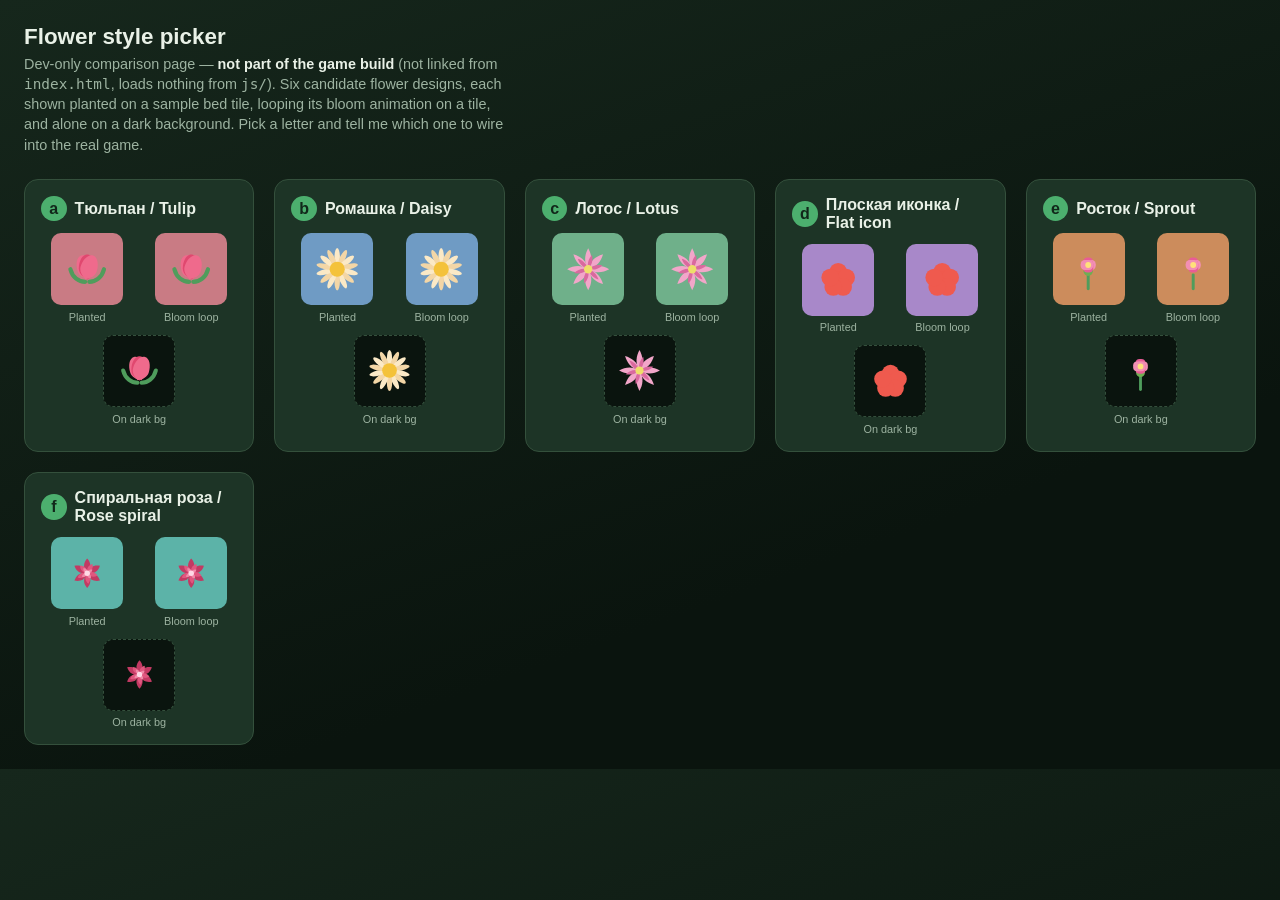
<file: flower-styles.html>
<!doctype html>
<html lang="ru">
<head>
<meta charset="utf-8">
<meta name="viewport" content="width=device-width, initial-scale=1">
<title>Flower style picker (dev tool)</title>
<style>
  :root {
    --bg-top: #16271c;
    --bg-bottom: #0a140e;
    --ink: #e9f1e7;
    --ink-soft: #9db3a1;
    --panel: #1d3426;
    --panel-border: #34503c;
  }

  * { box-sizing: border-box; }

  html, body {
    margin: 0;
    padding: 0;
    background: linear-gradient(160deg, var(--bg-top) 0%, var(--bg-bottom) 70%);
    color: var(--ink);
    font-family: 'Segoe UI', 'Trebuchet MS', sans-serif;
  }

  body {
    padding: 1.5rem;
  }

  h1 {
    margin: 0 0 0.25rem;
    font-size: 1.4rem;
  }

  .intro {
    color: var(--ink-soft);
    max-width: 60ch;
    margin: 0 0 1.5rem;
    font-size: 0.9rem;
    line-height: 1.4;
  }

  .intro strong {
    color: var(--ink);
  }

  .styles-grid {
    display: grid;
    grid-template-columns: repeat(auto-fit, minmax(220px, 1fr));
    gap: 1.25rem;
  }

  .style-card {
    background: var(--panel);
    border: 1px solid var(--panel-border);
    border-radius: 14px;
    padding: 1rem;
  }

  .style-card h2 {
    margin: 0 0 0.75rem;
    font-size: 1rem;
    display: flex;
    align-items: center;
    gap: 0.5rem;
  }

  .style-card h2 .letter {
    display: inline-flex;
    align-items: center;
    justify-content: center;
    width: 1.6rem;
    height: 1.6rem;
    border-radius: 50%;
    background: #4caf6e;
    color: #11271a;
    font-weight: 800;
    flex-shrink: 0;
  }

  .previews {
    display: flex;
    flex-wrap: wrap;
    gap: 0.75rem;
  }

  .preview {
    display: flex;
    flex-direction: column;
    align-items: center;
    gap: 0.35rem;
    flex: 1 1 80px;
  }

  .caption {
    margin: 0;
    font-size: 0.68rem;
    color: var(--ink-soft);
    text-align: center;
  }

  .tile {
    width: 72px;
    height: 72px;
    border-radius: 10px;
    display: flex;
    align-items: center;
    justify-content: center;
  }

  .tile.on-dark {
    background: #0a140e;
    border: 1px dashed var(--panel-border);
  }

  .flower-slot {
    width: 70%;
    height: 70%;
  }

  .flower-slot svg {
    width: 100%;
    height: 100%;
    overflow: visible;
  }

  /* --- shared petal/ring animation plumbing ---
     Every design's moving parts carry .anim-part; the animation itself is
     declared "none" by default and only enabled while an ancestor
     .bloom-slot has the .playing class, so the exact same markup can sit in
     all three preview slots (planted / bloom loop / dark) and only the
     bloom-loop slot ever actually plays it. */
  .anim-part {
    animation: none;
  }

  .bloom-slot.playing [data-style="a"] .anim-part { animation: tulipOpen 0.6s cubic-bezier(.34,1.56,.64,1) both; }
  .bloom-slot.playing [data-style="b"] .anim-part { animation: daisyOpen 0.5s cubic-bezier(.34,1.56,.64,1) both; }
  .bloom-slot.playing [data-style="c"] .anim-part { animation: lotusOpen 0.6s cubic-bezier(.34,1.56,.64,1) both; }
  .bloom-slot.playing [data-style="d"] .anim-part { animation: flatOpen 0.5s cubic-bezier(.34,1.56,.64,1) both; }
  .bloom-slot.playing [data-style="e"] .anim-part.stem { animation: sproutStem 1s cubic-bezier(.34,1.56,.64,1) both; }
  .bloom-slot.playing [data-style="e"] .anim-part.bud { animation: sproutBud 1s ease-in-out both; }
  .bloom-slot.playing [data-style="e"] .anim-part.head { animation: sproutHead 1s cubic-bezier(.34,1.56,.64,1) both; }
  .bloom-slot.playing [data-style="f"] .anim-part { animation: roseOpen 0.7s cubic-bezier(.34,1.56,.64,1) both; }

  [data-style="a"] .petal { transform-box: fill-box; transform-origin: 50% 100%; }
  [data-style="a"] .leaf { transform-box: fill-box; transform-origin: 50% 100%; }
  [data-style="b"] .petal { transform-box: fill-box; transform-origin: 50% 100%; }
  [data-style="c"] .petal { transform-box: fill-box; transform-origin: 50% 100%; }
  [data-style="d"] .blob { transform-box: fill-box; transform-origin: 50% 50%; }
  [data-style="e"] .stem { transform-box: fill-box; transform-origin: 50% 100%; }
  [data-style="e"] .bud { transform-box: fill-box; transform-origin: 50% 50%; }
  [data-style="e"] .head { transform-box: fill-box; transform-origin: 50% 50%; }
  [data-style="f"] .petal { transform-box: fill-box; transform-origin: 50% 100%; }

  @keyframes tulipOpen {
    0% { transform: scale(0.15); opacity: 0; }
    60% { transform: scale(1.15); opacity: 1; }
    80% { transform: scale(0.94); }
    100% { transform: scale(1); opacity: 1; }
  }

  @keyframes daisyOpen {
    0% { transform: scale(0.1); opacity: 0; }
    60% { transform: scale(1.18); opacity: 1; }
    80% { transform: scale(0.9); }
    100% { transform: scale(1); opacity: 1; }
  }

  @keyframes lotusOpen {
    0% { transform: scale(0.12); opacity: 0; }
    60% { transform: scale(1.16); opacity: 1; }
    80% { transform: scale(0.93); }
    100% { transform: scale(1); opacity: 1; }
  }

  @keyframes flatOpen {
    0% { transform: scale(0.2); opacity: 0; }
    65% { transform: scale(1.12); opacity: 1; }
    85% { transform: scale(0.95); }
    100% { transform: scale(1); opacity: 1; }
  }

  @keyframes sproutStem {
    0% { transform: scaleY(0); }
    40% { transform: scaleY(1); }
    100% { transform: scaleY(1); }
  }

  @keyframes sproutBud {
    0% { transform: scale(0); opacity: 0; }
    30% { transform: scale(1); opacity: 1; }
    48% { transform: scale(1); opacity: 1; }
    68% { transform: scale(0); opacity: 0; }
    100% { transform: scale(0); opacity: 0; }
  }

  @keyframes sproutHead {
    0%, 58% { transform: scale(0); opacity: 0; }
    88% { transform: scale(1.18); opacity: 1; }
    100% { transform: scale(1); opacity: 1; }
  }

  @keyframes roseOpen {
    0% { transform: scale(0.1) rotate(-18deg); opacity: 0; }
    65% { transform: scale(1.12) rotate(4deg); opacity: 1; }
    85% { transform: scale(0.95) rotate(-2deg); }
    100% { transform: scale(1) rotate(0deg); opacity: 1; }
  }
</style>
</head>
<body>
<h1>Flower style picker</h1>
<p class="intro">
  Dev-only comparison page — <strong>not part of the game build</strong> (not linked from
  <code>index.html</code>, loads nothing from <code>js/</code>). Six candidate flower designs,
  each shown planted on a sample bed tile, looping its bloom animation on a tile, and alone on a
  dark background. Pick a letter and tell me which one to wire into the real game.
</p>

<div class="styles-grid" id="grid"></div>

<script>
  const STYLES = [
    { letter: 'a', name: 'Тюльпан / Tulip', tile: '#c97b84', build: buildTulip },
    { letter: 'b', name: 'Ромашка / Daisy', tile: '#6f9bc4', build: buildDaisy },
    { letter: 'c', name: 'Лотос / Lotus', tile: '#6fb08a', build: buildLotus },
    { letter: 'd', name: 'Плоская иконка / Flat icon', tile: '#a888c9', build: buildFlatIcon },
    { letter: 'e', name: 'Росток / Sprout', tile: '#cc8c5c', build: buildSprout },
    { letter: 'f', name: 'Спиральная роза / Rose spiral', tile: '#5cb3a8', build: buildRose },
  ];

  function ring(count, angleOffset, delayStep, delayBase, pathFor, colorFor) {
    let out = '';
    for (let i = 0; i < count; i++) {
      const angle = angleOffset + (360 / count) * i;
      out +=
        '<g transform="rotate(' + angle + ' 12 12)">' +
        '<path class="petal anim-part" style="animation-delay:' + (delayBase + i * delayStep) + 'ms" fill="' + colorFor(i) + '" d="' + pathFor(i) + '"/>' +
        '</g>';
    }
    return out;
  }

  function buildTulip() {
    const cup = 'M12 5C9.6 5 8 8.3 8 11.6C8 14 9.7 15.7 12 16.9C14.3 15.7 16 14 16 11.6C16 8.3 14.4 5 12 5Z';
    let petals = '';
    [-18, 0, 18].forEach((angle, i) => {
      const fill = i === 1 ? '#e0486f' : '#ef6a8c';
      petals +=
        '<g transform="rotate(' + angle + ' 12 14)">' +
        '<path class="petal anim-part" style="animation-delay:' + (i === 1 ? 0 : 70) + 'ms" fill="' + fill + '" d="' + cup + '"/>' +
        '</g>';
    });
    const leaves =
      '<path class="leaf anim-part" style="animation-delay:130ms" d="M11 18C8 18 5 16 4 12" stroke="#4f9d5c" stroke-width="2" fill="none" stroke-linecap="round"/>' +
      '<path class="leaf anim-part" style="animation-delay:150ms" d="M13 18C16 18 19 16 20 12" stroke="#4f9d5c" stroke-width="2" fill="none" stroke-linecap="round"/>';
    return '<svg viewBox="0 0 24 24" data-style="a">' + leaves + petals + '</svg>';
  }

  function buildDaisy() {
    let petals = '';
    for (let i = 0; i < 14; i++) {
      const angle = (360 / 14) * i;
      const fill = i % 2 === 0 ? '#fbe9c6' : '#f3d6a6';
      petals +=
        '<g transform="rotate(' + angle + ' 12 12)">' +
        '<ellipse class="petal anim-part" style="animation-delay:' + (i * 16) + 'ms" cx="12" cy="6.2" rx="1.3" ry="4.3" fill="' + fill + '"/>' +
        '</g>';
    }
    const center = '<circle cx="12" cy="12" r="3.6" fill="#f4c23a"/>';
    return '<svg viewBox="0 0 24 24" data-style="b">' + petals + center + '</svg>';
  }

  function buildLotus() {
    const outer = ring(8, 0, 22, 0, () => 'M12 2C13.6 5 14.3 8.3 12 12C9.7 8.3 10.4 5 12 2Z', () => '#f2a6c9');
    const inner = ring(6, 15, 22, 140, () => 'M12 5C13 7 13.4 9.2 12 12C10.6 9.2 11 7 12 5Z', () => '#d9699e');
    const center = '<circle cx="12" cy="12" r="2" fill="#eede6a"/>';
    return '<svg viewBox="0 0 24 24" data-style="c">' + outer + inner + center + '</svg>';
  }

  function buildFlatIcon() {
    const color = '#ef5a4e';
    let blobs = '<circle class="blob anim-part" cx="12" cy="12" r="4.2" fill="' + color + '"/>';
    for (let i = 0; i < 5; i++) {
      const angle = (360 / 5) * i;
      const x = 12 + Math.cos((angle - 90) * Math.PI / 180) * 4;
      const y = 12 + Math.sin((angle - 90) * Math.PI / 180) * 4;
      blobs += '<circle class="blob anim-part" cx="' + x.toFixed(2) + '" cy="' + y.toFixed(2) + '" r="4.2" fill="' + color + '"/>';
    }
    return '<svg viewBox="0 0 24 24" data-style="d"><g>' + blobs + '</g></svg>';
  }

  function buildSprout() {
    const stem = '<rect class="stem anim-part" x="11.3" y="14" width="1.4" height="8" rx="0.7" fill="#4f9d5c"/>';
    const bud = '<circle class="bud anim-part" cx="12" cy="13" r="2.2" fill="#6fae52"/>';
    let petals = '';
    for (let i = 0; i < 4; i++) {
      const angle = 90 * i;
      const fill = i % 2 === 0 ? '#e85c96' : '#f28fb3';
      petals += '<g transform="rotate(' + angle + ' 12 10)"><rect x="9.6" y="6.4" width="4.8" height="6" rx="2" fill="' + fill + '"/></g>';
    }
    const head = '<g class="head anim-part">' + petals + '<circle cx="12" cy="10" r="1.4" fill="#ffe17a"/></g>';
    return '<svg viewBox="0 0 24 24" data-style="e">' + stem + bud + head + '</svg>';
  }

  function buildRose() {
    const outer = ring(6, 0, 20, 0, () => 'M12 5C13.8 7 14.2 9.4 12 12C9.8 9.4 10.2 7 12 5Z', () => '#c23a63');
    const middle = ring(5, 30, 20, 130, () => 'M12 7C13.3 8.4 13.6 10 12 12C10.4 10 10.7 8.4 12 7Z', () => '#e0577f');
    const innerR = ring(4, 55, 20, 250, () => 'M12 9C12.9 9.8 13.1 10.6 12 12C10.9 10.6 11.1 9.8 12 9Z', () => '#f08aa8');
    const center = '<circle cx="12" cy="12" r="1.3" fill="#ffd9e6"/>';
    return '<svg viewBox="0 0 24 24" data-style="f">' + outer + middle + innerR + center + '</svg>';
  }

  const grid = document.getElementById('grid');

  STYLES.forEach((style) => {
    const card = document.createElement('section');
    card.className = 'style-card';
    card.innerHTML =
      '<h2><span class="letter">' + style.letter + '</span>' + style.name + '</h2>' +
      '<div class="previews">' +
      '<div class="preview"><div class="tile" style="background:' + style.tile + '"><div class="flower-slot planted-slot"></div></div><p class="caption">Planted</p></div>' +
      '<div class="preview"><div class="bloom-slot"><div class="tile" style="background:' + style.tile + '"><div class="flower-slot bloom-slot-inner"></div></div></div><p class="caption">Bloom loop</p></div>' +
      '<div class="preview"><div class="tile on-dark"><div class="flower-slot dark-slot"></div></div><p class="caption">On dark bg</p></div>' +
      '</div>';
    grid.appendChild(card);

    card.querySelector('.planted-slot').innerHTML = style.build();
    card.querySelector('.bloom-slot-inner').innerHTML = style.build();
    card.querySelector('.dark-slot').innerHTML = style.build();
  });

  function restartBlooms() {
    document.querySelectorAll('.bloom-slot').forEach((el) => {
      el.classList.remove('playing');
      void el.offsetWidth;
      el.classList.add('playing');
    });
  }
  restartBlooms();
  setInterval(restartBlooms, 2600);
</script>
</body>
</html>
</file>
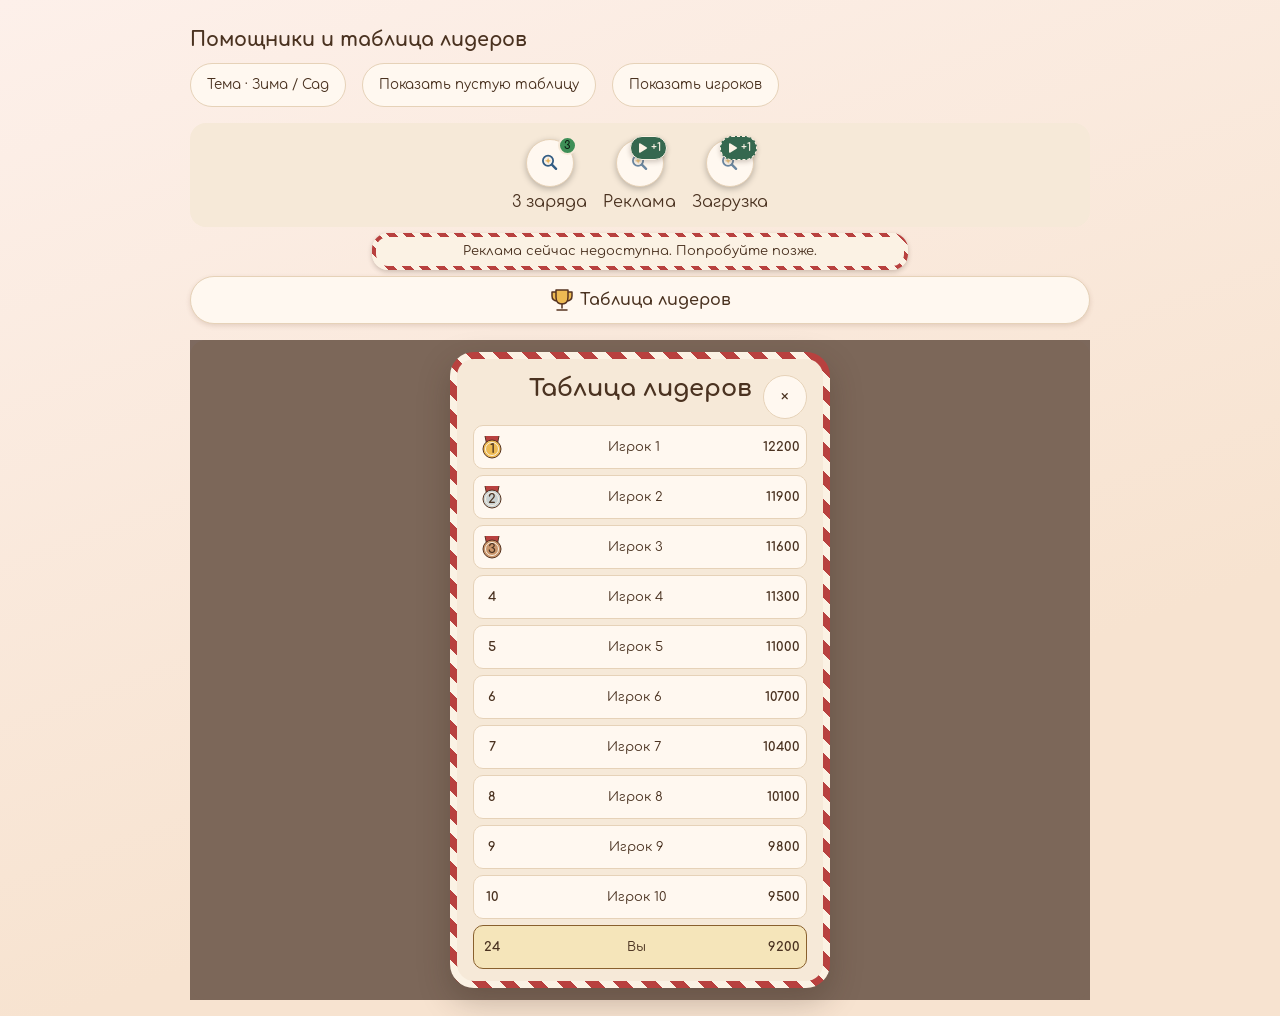
<file: dev/ad-leaderboard-preview.html>
<!doctype html><html lang="ru" data-theme="winter"><head><meta charset="utf-8">
<meta name="viewport" content="width=device-width,initial-scale=1"><title>Реклама помощников и лидеры</title>
<link rel="stylesheet" href="../css/style.css"><link rel="stylesheet" href="../css/winter-ornaments.css">
<link rel="stylesheet" href="../css/winter-popups.css"><link rel="stylesheet" href="../css/winter-win.css">
<style>
:root { --preview-gap:16px; --preview-max:900px; --preview-stage-height:660px; --preview-focus:2px; }
html,body {height:auto;min-height:100%;overflow:auto}
body {padding:var(--preview-gap)}
main {max-width:var(--preview-max);margin:auto}
nav {display:flex;flex-wrap:wrap;gap:var(--preview-gap);margin-bottom:var(--preview-gap)}
nav button {min-height:var(--winter-touch);background:var(--panel);color:var(--ink);border:var(--winter-plaque-rule) solid var(--panel-border);border-radius:var(--radius-pill);padding:var(--winter-ui-gap) var(--preview-gap)}
nav button:focus-visible {outline:var(--preview-focus) solid var(--pine)}
h1 {font-size:1.2rem}
.examples {display:flex;flex-wrap:wrap;gap:var(--preview-gap);justify-content:center;padding:var(--preview-gap);background:var(--panel-soft);border-radius:var(--radius-lg)}
.example {display:grid;justify-items:center;gap:var(--winter-ui-gap)}
.stage {position:relative;isolation:isolate;height:min(var(--preview-stage-height),90dvh);margin-top:var(--preview-gap);background:var(--bg-bottom);border-radius:var(--radius-lg)}
.stage .overlay {position:absolute}
.stage .leaderboard-popup[hidden] {display:none}
.game-screen.toast-example {max-width:100%}
.ad-message {position:static}
</style></head><body><main>
<h1>Помощники и таблица лидеров</h1>
<nav><button id="theme">Тема · Зима / Сад</button><button id="empty">Показать пустую таблицу</button><button id="rows">Показать игроков</button></nav>
<section class="examples" aria-label="Состояния помощников">
<div class="example"><button class="helper-button"><span class="helper-icon"></span><span class="helper-charge-badge">3</span></button><span>3 заряда</span></div>
<div class="example"><button class="helper-button" data-ad="true"><span class="helper-icon"></span><span class="helper-charge-badge">+1</span><span class="helper-ad-icon"></span></button><span>Реклама</span></div>
<div class="example"><button class="helper-button" data-ad="true" aria-busy="true"><span class="helper-icon"></span><span class="helper-charge-badge">+1</span><span class="helper-ad-icon"></span></button><span>Загрузка</span></div>
</section>
<div class="game-screen toast-example"><p class="ad-message" id="message"></p></div>
<button class="menu-button menu-secondary-button leaderboard-btn" id="previewLeaderboard"></button>
<div class="stage">
<div class="overlay leaderboard-popup winter-plaque-overlay">
<div class="overlay-card leaderboard-card winter-plaque">
<h2 id="title"></h2><div class="leaderboard-rows"></div><p class="leaderboard-empty" hidden></p>
<button class="overlay-close-button" aria-label="Закрыть" type="button"></button>
</div></div></div>
</main>
<script src="../js/i18n.js"></script><script src="../js/themes.js"></script>
<script>
let theme='winter';
function apply(){
 Garden.themes.applyTheme(theme);
 document.querySelectorAll('.helper-icon').forEach(el=>{el.innerHTML=Garden.themes.getCurrentTheme().helperIconSvg('finder')||'<span>?</span>';});
}
apply();
document.getElementById('theme').onclick=()=>{theme=theme==='winter'?'garden':'winter';apply();};
const dict=Garden.i18n;
document.getElementById('message').textContent=dict.t('adUnavailableMessage');
document.getElementById('title').textContent=dict.t('leaderboardTitle');
document.getElementById('previewLeaderboard').textContent=dict.t('leaderboardButtonLabel');
document.querySelector('.leaderboard-empty').textContent=dict.t('leaderboardEmpty');
const rows=document.querySelector('.leaderboard-rows');
for(let i=1;i<=11;i++){
 const row=document.createElement('div');row.className='leaderboard-row'+(i===11?' leaderboard-me':'');
 for(const [className,text]of [['leaderboard-rank',i===11?'24':String(i)],['leaderboard-name',i===11?'Вы':'Игрок '+i],['leaderboard-score',String(12500-i*300)]]){
  const span=document.createElement('span');span.className=className;span.textContent=text;row.appendChild(span);
 }
 rows.appendChild(row);
}
document.getElementById('empty').onclick=()=>{rows.hidden=true;document.querySelector('.leaderboard-empty').hidden=false;};
document.getElementById('rows').onclick=()=>{rows.hidden=false;document.querySelector('.leaderboard-empty').hidden=true;};
document.querySelector('.overlay-close-button').onclick=()=>document.querySelector('.leaderboard-popup').hidden=true;
document.getElementById('previewLeaderboard').onclick=()=>document.querySelector('.leaderboard-popup').hidden=false;
</script></body></html>
</file>
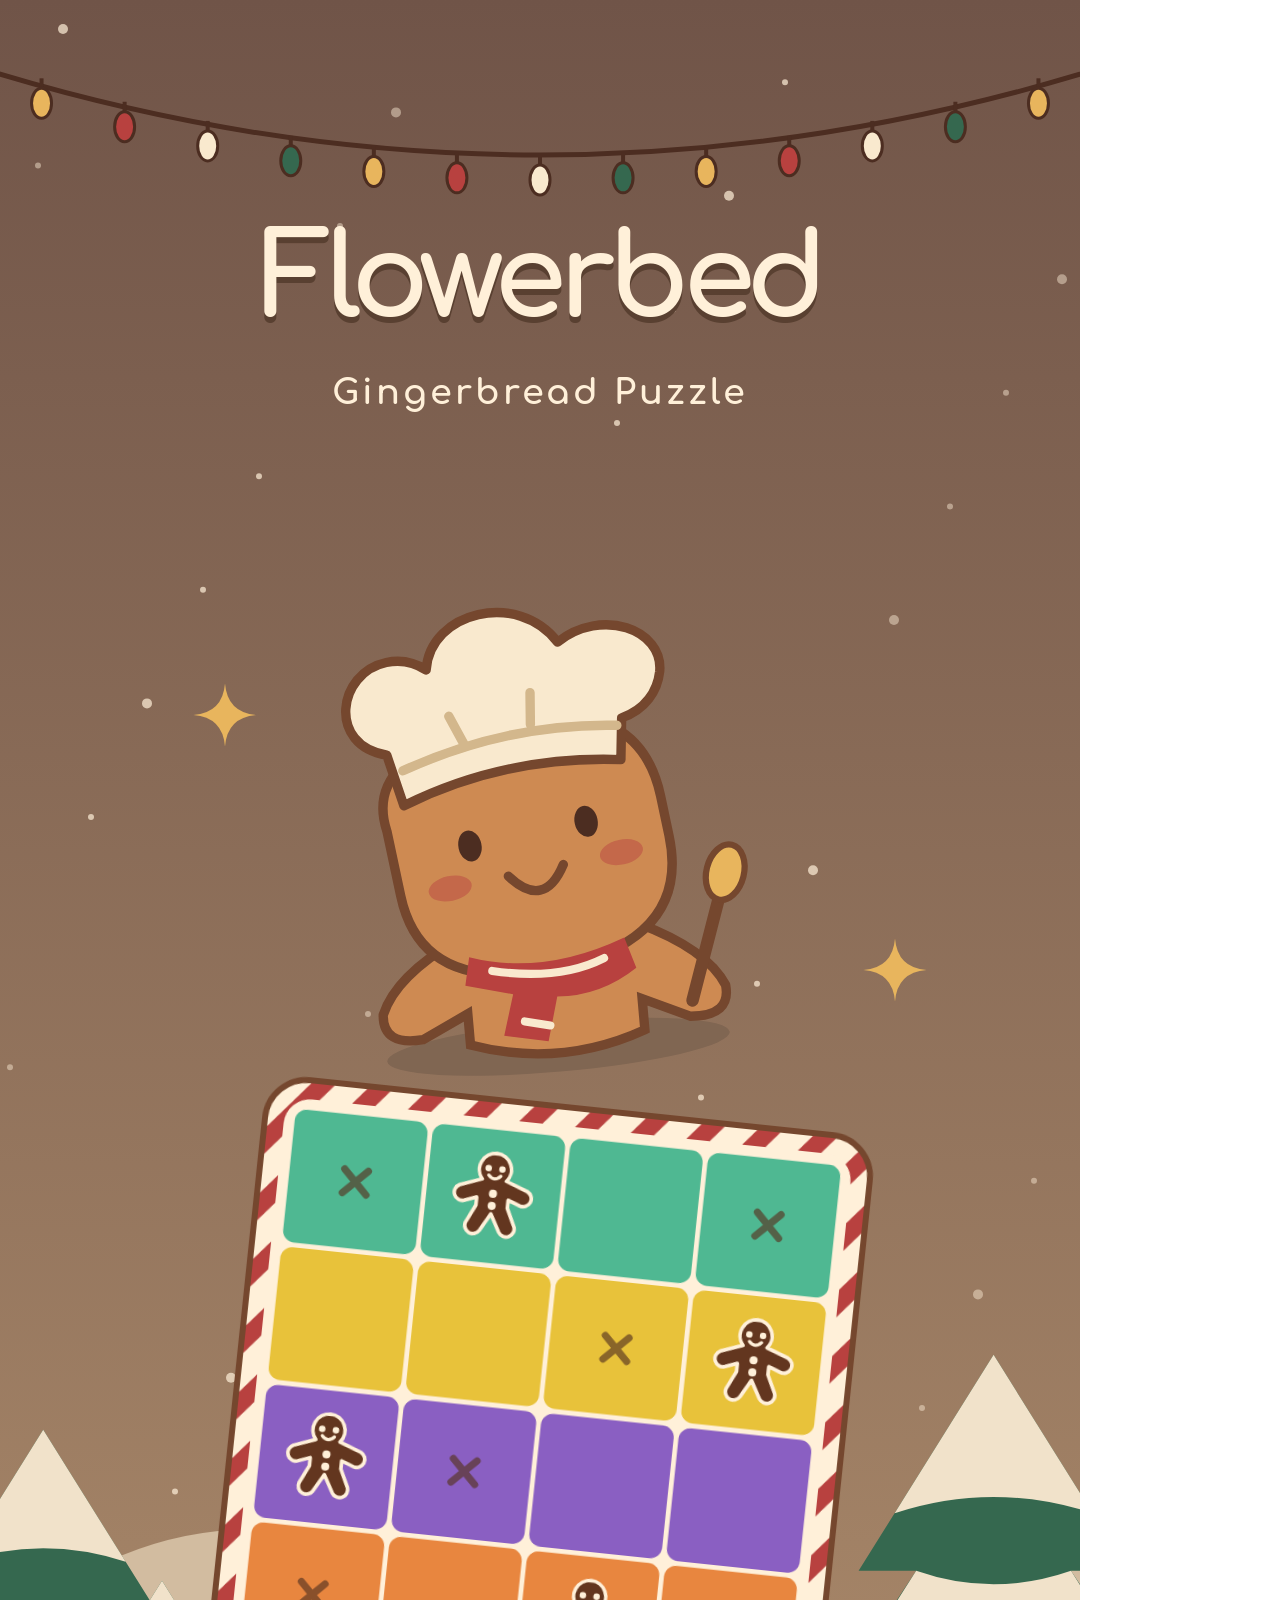
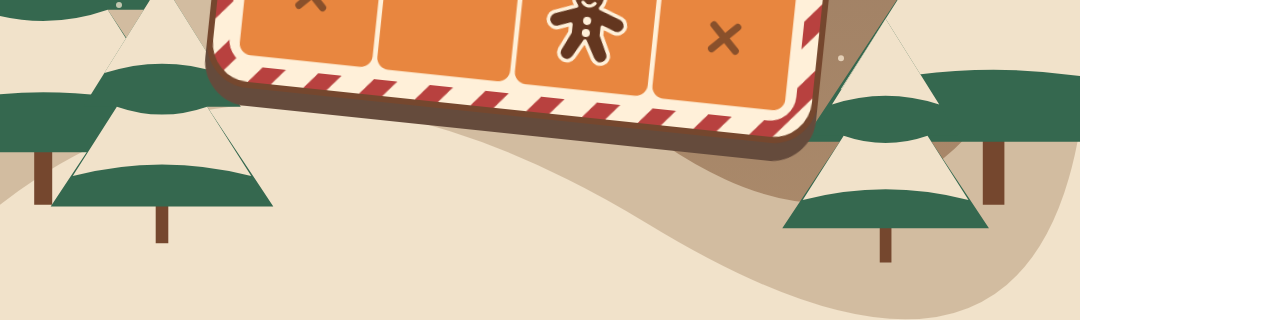
<file: dev/cover-preview.html>
<!doctype html><meta charset="utf-8"><title>Flowerbed covers</title><style>@font-face{font-family:Comfortaa;src:url('../fonts/Comfortaa.ttf')} :root{--art-0:#35684f;--art-1:#4c2d21;--art-2:#4fb892;--art-3:#573421;--art-4:#594031;--art-5:#63361f;--art-6:#654b3c;--art-7:#705448;--art-8:#75472e;--art-9:#806652;--art-10:#8a5fc2;--art-11:#ad8c6c;--art-12:#b8413f;--art-13:#ce8a52;--art-14:#d2bca0;--art-15:#d3b78c;--art-16:#e8863f;--art-17:#e8b55d;--art-18:#e8c23a;--art-19:#f1e2ca;--art-20:#f9e9ce;--art-21:#fff0d9;--sky:var(--art-7);--sand:var(--art-11);--cream:var(--art-21);--panel:var(--art-20);--panel-border:var(--art-15);--ink:var(--art-1);--cookie:var(--art-13);--crust:var(--art-8);--berry:var(--art-12);--gold:var(--art-17);--snow-shadow:var(--art-9);--pine:var(--art-0);--snow:var(--art-19);--hill:var(--art-14)}*{box-sizing:border-box}html,body{margin:0;overflow:hidden}main{position:relative;isolation:isolate;width:1080px;height:1920px;background:linear-gradient(var(--sky),var(--sand));overflow:hidden;color:var(--cream);font-family:Comfortaa}.scene{position:absolute;width:100%;height:100%;z-index:-1}.heading{position:absolute;left:100px;right:100px;top:210px;text-align:center}h1{font-size:116px;letter-spacing:-7px;line-height:1.2;margin:0;text-shadow:0 6px var(--art-4)}p{font-size:35px;letter-spacing:3px;margin:24px 0 0;font-weight:700}.hero{position:absolute;width:500px;height:500px;left:290px;top:585px;transform:rotate(-5deg)}.hero svg{width:100%;height:100%}.board{position:absolute;width:620px;height:620px;left:230px;top:1100px;transform:rotate(6deg);filter:drop-shadow(0 18px var(--art-6))}.spark{position:absolute;width:70px;height:70px;fill:var(--gold)}.s1{left:190px;top:680px}.s2{right:150px;top:935px}.landscape{width:1920px;height:1080px}.landscape .heading{left:165px;right:auto;top:220px;width:940px;text-align:left}.landscape h1{font-size:132px}.landscape p{font-size:39px;margin-top:28px}.landscape .hero{left:1180px;top:205px;width:560px;height:560px;transform:rotate(5deg)}.landscape .board{left:320px;top:485px;width:455px;height:455px;transform:rotate(-8deg)}.landscape .s1{left:1070px;top:315px}.landscape .s2{right:195px;top:790px}</style><main><svg class="scene"></svg><header class="heading"><h1>Flowerbed</h1><p>Gingerbread Puzzle</p></header><div class="hero"><svg viewBox="0 0 160 160" aria-hidden="true"><ellipse cx="80" cy="148" rx="55" ry="8" fill="var(--snow-shadow)"/>
    <path d="M51 111q-21 10-26 22-1 10 12 9l15-7v10q28 10 56 0v-10l15 7q13 1 12-9-5-12-26-22" fill="var(--cookie)" stroke="var(--crust)" stroke-width="3"/>
    <g transform="rotate(-7 80 110)"><path d="M36 69Q33 43 79 42q45 0 45 34v13q0 34-44 34-44 0-44-33Z" fill="var(--cookie)" stroke="var(--crust)" stroke-width="3"/>
    <path d="M43 62l-2-17c-18-7-10-29 6-29 5 0 9 2 12 5 5-18 34-19 43 0 16-8 34 3 30 16-2 6-7 11-15 12l-3 13q-36-9-71 0Z" fill="var(--panel)" stroke="var(--crust)" stroke-width="3" stroke-linejoin="round"/>
    <path d="M45 51q36-8 70 0m-49-4-3-10m25 8 2-10" fill="none" stroke="var(--panel-border)" stroke-width="3" stroke-linecap="round"/>
    <ellipse cx="61" cy="79" rx="3.7" ry="5" fill="var(--ink)"/><ellipse cx="99" cy="79" rx="3.7" ry="5" fill="var(--ink)"/>
    <path d="M71 91q9 13 18 0" fill="none" stroke="var(--crust)" stroke-width="3" stroke-linecap="round"/>
    <ellipse cx="52" cy="91" rx="7" ry="4" fill="var(--berry)" opacity=".46"/><ellipse cx="108" cy="91" rx="7" ry="4" fill="var(--berry)" opacity=".46"/></g>
    <path d="M54 117q23 8 50-2l3 10q-12 8-26 7l-4 14-14-3 4-13-15-4Z" fill="var(--berry)"/>
    <path d="M61 122q21 5 36-1m-27 18 8 2" fill="none" stroke="var(--panel)" stroke-width="2.6" stroke-linecap="round"/>
    <path d="m124 137 12-34" stroke="var(--crust)" stroke-width="4" stroke-linecap="round"/><ellipse cx="138" cy="97" rx="6" ry="9" transform="rotate(19 138 97)" fill="var(--gold)" stroke="var(--crust)" stroke-width="2"/></svg></div><svg class="board" viewBox="0 0 520 520"></svg><svg class="spark s1" viewBox="0 0 60 60"><path d="M30 3q2 25 27 27Q32 32 30 57 28 32 3 30 28 28 30 3Z"/></svg><svg class="spark s2" viewBox="0 0 60 60"><path d="M30 3q2 25 27 27Q32 32 30 57 28 32 3 30 28 28 30 3Z"/></svg></main><script>
const l=new URLSearchParams(location.search).get('format')==='landscape',w=l?1920:1080,h=l?1080:1920;if(l)document.querySelector('main').classList.add('landscape');const scene=document.querySelector('.scene');scene.setAttribute('viewBox',`0 0 ${w} ${h}`);
let bg=`<path d="M0 ${h*.85}Q${w*.25} ${h*.73} ${w*.55} ${h*.88}T${w} ${h*.8}V${h}H0Z" fill="var(--art-14)"/><path d="M0 ${h*.94}Q${w*.25} ${h*.83} ${w*.6} ${h*.95}T${w} ${h*.9}V${h}H0Z" fill="var(--art-19)"/>`;
for(const [x,y,s] of [[.04,.94,1],[.15,.96,.7],[.92,.94,1.2],[.82,.97,.65]])bg+=`<g transform="translate(${x*w} ${y*h}) scale(${s*(l?1:1.5)})"><path d="M-6 0h12v-85H-6" fill="var(--art-8)"/><path d="M0-250-75-130h32l-63 95h212l-63-95h32Z" fill="var(--art-0)"/><path d="m0-250-55 88q55-18 110 0ZM-43-130l-42 66q85-22 170 0l-42-66q-43 15-86 0Z" fill="var(--art-19)"/></g>`;
for(let i=0;i<36;i++)bg+=`<circle cx="${(i*277+63)%w}" cy="${(i*197+29)%(h*.88)}" r="${i%3===0?5:3}" fill="var(--art-21)" opacity="${i%2?.45:.7}"/>`;
bg+=`<path d="M-30 65Q${w/2} 245 ${w+30} 65" fill="none" stroke="var(--art-1)" stroke-width="5"/>`;for(let i=0;i<13;i++){const x=(i+.5)*w/13,y=65+90*(1-((x-w/2)/(w/2))**2);bg+=`<path d="M${x} ${y}v15" stroke="var(--art-1)" stroke-width="4"/><ellipse cx="${x}" cy="${y+25}" rx="10" ry="15" fill="${['var(--art-17)','var(--art-12)','var(--art-20)','var(--art-0)'][i%4]}" stroke="var(--art-1)" stroke-width="3"/>`}scene.innerHTML=bg;
const body='M12 2a4 4 0 0 1 3 6.6l5.4 2a2 2 0 0 1-1.5 3.7l-3-1.1v2l2.1 4.4a2 2 0 0 1-3.6 1.7L12 17l-2.4 4.3A2 2 0 0 1 6 19.6l2.1-4.4v-2l-3 1.1a2 2 0 0 1-1.5-3.7l5.4-2A4 4 0 0 1 12 2Z';
let b=`<defs><pattern id="stripe" width="36" height="36" patternUnits="userSpaceOnUse" patternTransform="rotate(40)"><rect width="36" height="36" fill="var(--art-21)"/><rect width="15" height="36" fill="var(--art-12)"/></pattern></defs><rect x="5" y="5" width="510" height="510" rx="35" fill="url(#stripe)" stroke="var(--art-8)" stroke-width="5"/><rect x="21" y="21" width="478" height="478" rx="22" fill="var(--art-21)"/>`;
for(let r=0;r<4;r++)for(let c=0;c<4;c++){const x=30+c*116,y=30+r*116;b+=`<rect x="${x}" y="${y}" width="112" height="112" rx="10" fill="${['var(--art-2)','var(--art-18)','var(--art-10)','var(--art-16)'][r]}"/>`;if([1,3,0,2][r]===c)b+=`<g transform="translate(${x+15} ${y+13}) scale(3.4)"><path d="${body}" fill="var(--art-5)" stroke="var(--art-21)" stroke-width=".9" stroke-linejoin="round"/><g fill="var(--art-21)"><circle cx="10.3" cy="5.8" r=".8"/><circle cx="13.7" cy="5.8" r=".8"/><circle cx="12" cy="12" r="1"/><circle cx="12" cy="15" r="1"/></g><path d="M10.5 7.5q1.5 1.6 3 0" fill="none" stroke="var(--art-21)" stroke-width=".8" stroke-linecap="round"/></g>`;else if((r+c)%3===0)b+=`<path d="m${x+46} ${y+46} 20 20m0-20-20 20" stroke="var(--art-3)" stroke-width="6" stroke-linecap="round" opacity=".65"/>`}document.querySelector('.board').innerHTML=b;</script>
</file>
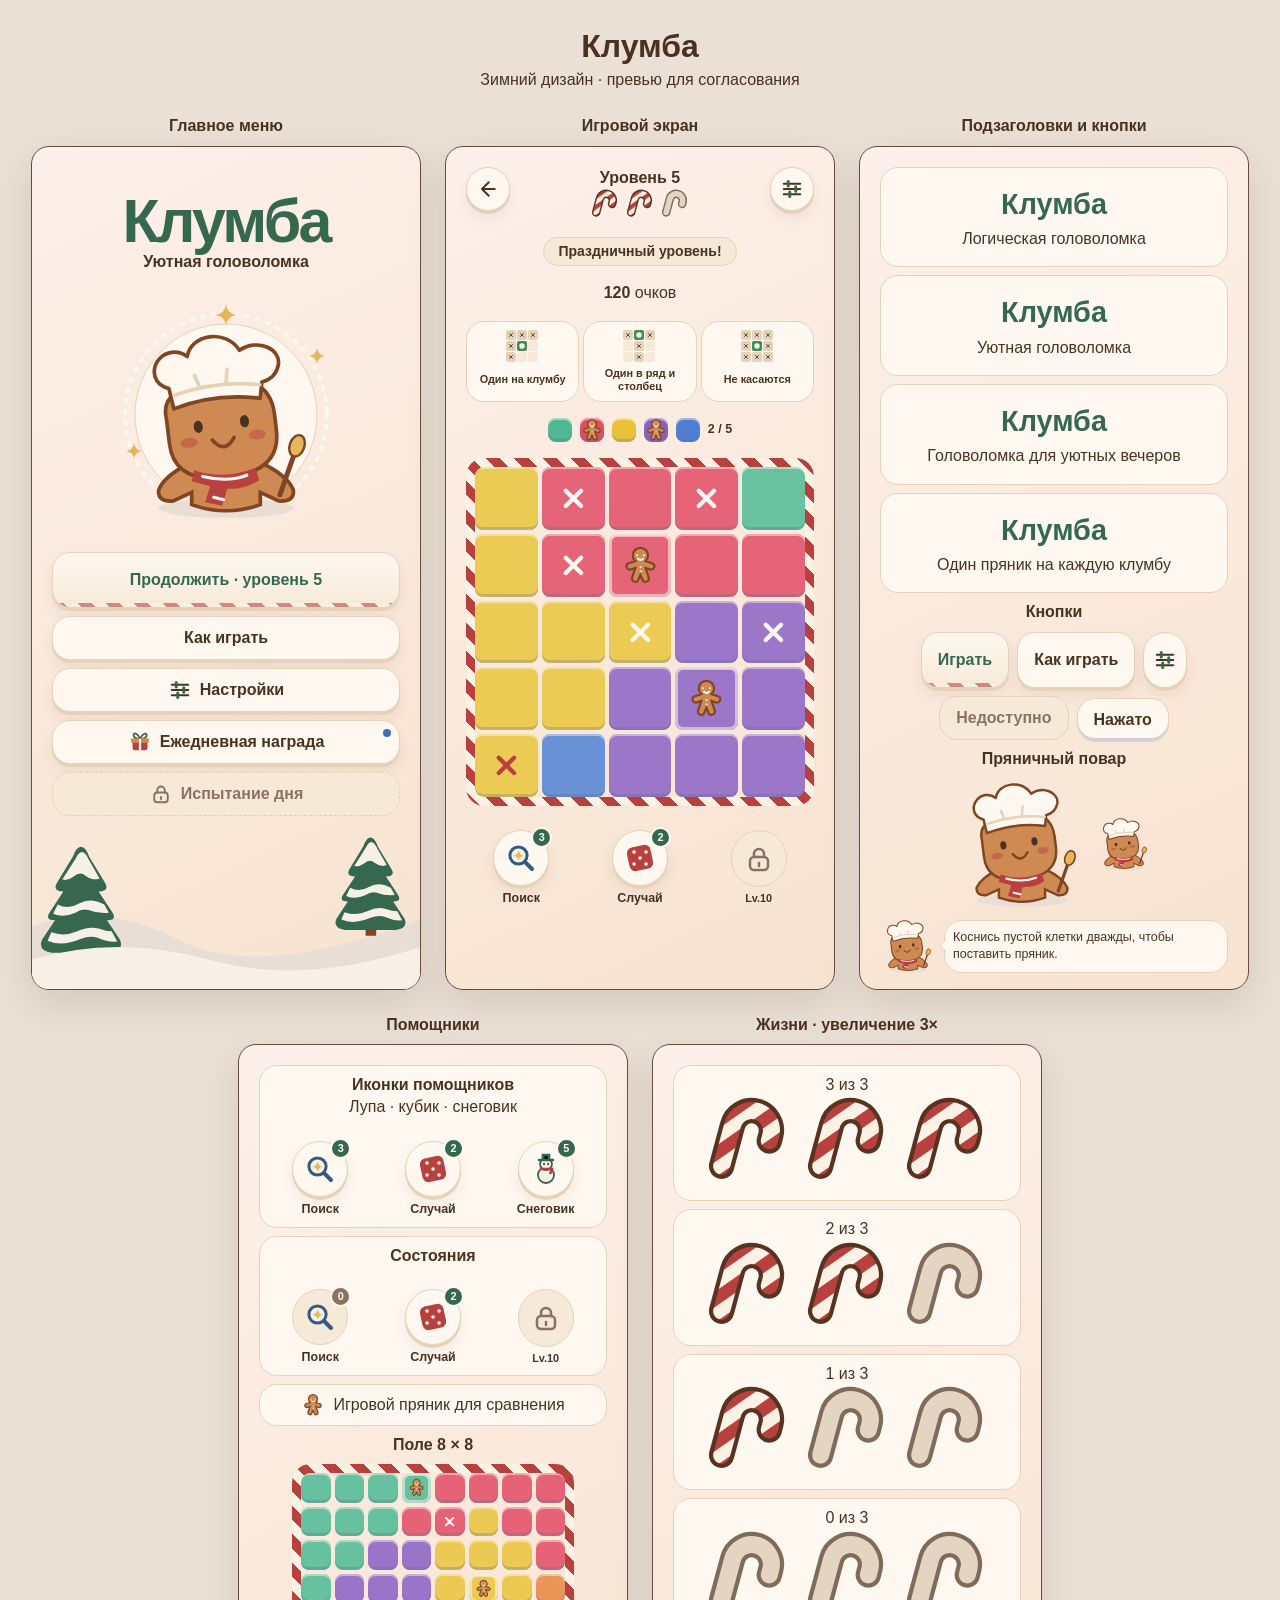
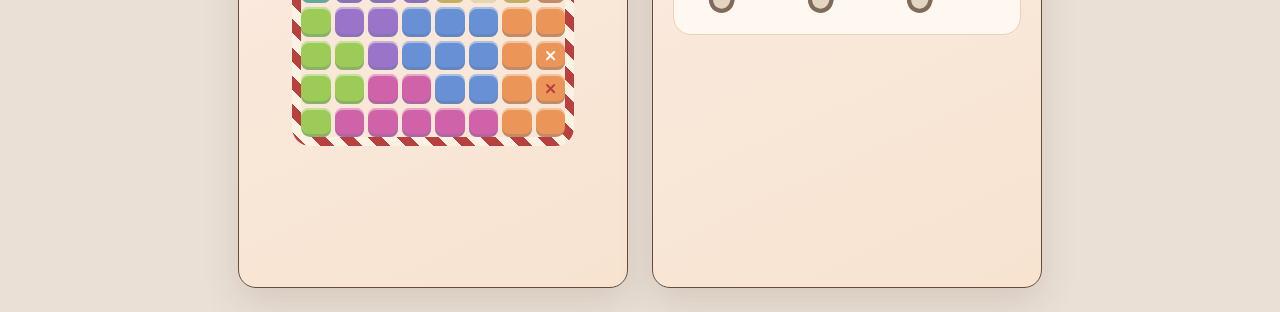
<file: dev/design-preview.html>
<!doctype html>
<html lang="ru" data-theme="winter">
<meta charset="utf-8">
<meta name="viewport" content="width=device-width, initial-scale=1">
<title>Клумба — зимнее превью</title>
<link rel="stylesheet" href="../css/winter-ornaments.css">
<style>
/* Winter values copied from js/themes.js. Preview extensions follow below. */
:root {
  --bg-top:#fdf0ea; --bg-bottom:#f7e3d0; --ink:#4a3220; --ink-soft:#8a7260;
  --panel:#fff8f0; --panel-soft:#f6e9d8; --panel-border:#e6d2b8; --accent:#3e8f57;
  --region-0:#4fb892; --region-1:#e24b64; --region-2:#e8c23a; --region-3:#8a5fc2; --region-4:#4f7fd1; --region-5:#e8863f; --region-6:#8cc43f; --region-7:#c94a9e;
  --board-frame-bg:repeating-linear-gradient(45deg,var(--winter-candy-red) 0px 10px,var(--winter-candy-cream) 10px 20px);
  --tile-highlight:inset 0 2px 0 rgba(255,250,240,.45);
  --tile-edge:inset 0 -3px 0 rgba(90,110,140,.28);
  --tile-sheen:inset 0 0 0 100px rgba(255,250,240,.14);
  --tile-lock-ring:inset 0 0 0 3px rgba(255,250,240,.55);
  --notification-dot-color:#3f6fc0; --mark-wrong:#e0574f;
  --snow:#f7f0e7; --snow-shadow:#e9ded5; --cookie:#ce8a52; --crust:#804623;
  --berry:#b8413f; --pine:#35684f; --mint:#639781; --blue:#325c83; --gold:#e8b55d;
  --desk:#eae0d6; --rim:#674b3b; --shadow:0 3px 0 #e6d2b8,0 7px 14px #674b3b16;
  --frame-shadow:0 14px 36px #674b3b26; --frame-width:390px; --frame-height:844px;
  --rim-size:1px; --gap:8px; --space:16px; --pad:20px; --radius:18px; --round:999px;
  --touch:44px; --helper:56px; --icon:24px; --badge:21px; --tile-gap:4px; --board-pad:9px; --dense-width:282px;
  --title:clamp(2.6rem,12vw,3.8rem); --small:.78rem; --body:1rem; --label:.68rem;
  --large-chef:132px; --small-chef:56px; --hero-art:246px; --helper-icon:32px; --diagram:33px; --sample-title:1.8rem; --landscape-art:164px;
  --nav-gap:24px; --tray:113px; --tree-offset:0; --press:2px;
  --face-ui:'Comfortaa','Century Gothic','Segoe UI',sans-serif;
}
* {box-sizing:border-box}
body {margin:0;background:var(--desk);color:var(--ink);font:var(--body)/1.4 var(--face-ui)}
h1,h2,h3,p {margin:0}
header {text-align:center;padding:var(--nav-gap) var(--gap)}
.gallery > header {flex-basis:100%}
header p, figcaption {color:var(--ink)}
.gallery {display:flex;flex-wrap:wrap;justify-content:center;gap:var(--nav-gap);padding:0 var(--gap) var(--nav-gap)}
figure {margin:0;width:min(100%,var(--frame-width))}
figcaption {margin-block-end:var(--gap);font-weight:800;text-align:center}
.phone {width:100%;height:var(--frame-height);border:var(--rim-size) solid var(--rim);border-radius:var(--radius);overflow:auto;position:relative;isolation:isolate;background:linear-gradient(155deg,var(--bg-top),var(--bg-bottom));box-shadow:var(--frame-shadow)}
.menu,.game,.samples {padding:var(--pad);display:flex;flex-direction:column;gap:var(--space);text-align:center}
.menu {align-items:center;overflow:hidden}
.menu > :not(.landscape) {z-index:1}
.menu h2 {font-size:var(--title);letter-spacing:-.045em;line-height:1;color:var(--pine)}
.menu .subtitle {font-weight:700}
button {font-family:inherit}
.menu .heading {margin-block-start:var(--nav-gap)}
.artwork {display:block;width:min(100%,var(--hero-art));height:var(--hero-art)}
.landscape {position:absolute;inset:auto var(--tree-offset) 0;width:100%;height:var(--landscape-art);pointer-events:none}
.actions {width:100%;display:grid;gap:var(--gap)}
button {font:inherit;color:inherit;border:0;cursor:pointer}
button:disabled {cursor:default}
button:focus-visible {outline:var(--press) solid var(--blue);outline-offset:var(--press)}
.control {position:relative;display:inline-flex;align-items:center;justify-content:center;gap:var(--gap);min-height:var(--touch);border:var(--rim-size) solid var(--panel-border);border-radius:var(--radius);background:var(--panel);box-shadow:var(--shadow);padding-inline:var(--space);font-weight:800}
.primary {background:linear-gradient(var(--panel),var(--panel-soft));min-height:var(--helper);overflow:hidden;color:var(--pine)}
.primary::before {content:"";position:absolute;inset:auto 0 0;height:var(--tile-gap);background:var(--board-frame-bg);opacity:.58}
.pressed,.control:active:not(:disabled) {transform:translateY(var(--press));box-shadow:var(--tile-edge)}
.muted,.locked {background:var(--panel-soft);color:var(--ink-soft);box-shadow:none}
.locked {border-style:dashed}
.round {width:var(--touch);padding:0;border-radius:var(--round)}
.ico {display:block;width:var(--icon);height:var(--icon);flex:none}
.dot {position:absolute;inset:var(--gap) var(--gap) auto auto;width:var(--gap);aspect-ratio:1;border-radius:var(--round);background:var(--notification-dot-color)}
.card {background:var(--panel);border:var(--rim-size) solid var(--panel-border);border-radius:var(--radius);padding:var(--gap)}
.samples {gap:var(--gap)}
.samples h3 {font-size:var(--body)}
.control-grid {display:flex;flex-wrap:wrap;justify-content:center;gap:var(--gap)}
.chef-pair,.tutorial {display:flex;align-items:center;justify-content:center;gap:var(--gap)}
.chef-large {width:var(--large-chef);height:var(--large-chef);display:block}
.chef-small {width:var(--small-chef);height:var(--small-chef);flex:none}
.chef-pair figcaption {font-size:var(--small)}
.chef-pair > div {display:grid;justify-items:center}
.bubble {text-align:left;position:relative;font-size:var(--small)}
.bubble::before {content:"";position:absolute;inset:40% auto auto calc(-1 * var(--tile-gap));width:var(--gap);aspect-ratio:1;background:var(--panel);transform:rotate(45deg);border-left:var(--rim-size) solid var(--panel-border);border-bottom:var(--rim-size) solid var(--panel-border)}
.helpers {display:grid;grid-template-columns:repeat(3,minmax(0,1fr));gap:var(--gap);justify-items:center}
.helper-item {display:grid;justify-items:center;gap:var(--tile-gap);font-size:var(--small);font-weight:800}
.helper {width:var(--helper);min-height:var(--helper);padding:0;border-radius:var(--round)}
.helper .ico {width:var(--helper-icon);height:var(--helper-icon)}
.charge {position:absolute;inset:calc(-1 * var(--tile-gap)) calc(-1 * var(--tile-gap)) auto auto;min-width:var(--badge);height:var(--badge);display:grid;place-items:center;background:var(--pine);color:var(--panel);border:var(--press) solid var(--panel);border-radius:var(--round);font-size:var(--label)}
.muted .charge {background:var(--ink-soft)}
.lock-caption {font-weight:800;font-size:var(--label)}
.topbar {display:grid;grid-template-columns:1fr auto 1fr;align-items:start;gap:var(--gap)}
.topbar .round:last-child {justify-self:end}
.level {font-weight:900}
.lives {display:flex;justify-content:center;gap:var(--tile-gap);}
.rules {display:grid;grid-template-columns:repeat(3,minmax(0,1fr));gap:var(--tile-gap)}
.rule {font-size:var(--label);font-weight:800;line-height:1.2;display:grid;justify-items:center;gap:var(--tile-gap)}
.rule svg {width:var(--diagram);height:var(--diagram)}
.tracker {display:flex;justify-content:center;align-items:center;gap:var(--gap);font-weight:800;font-size:var(--small)}
.swatch {width:var(--icon);height:var(--icon);border-radius:var(--gap);background:var(--bed);box-shadow:var(--tile-highlight),var(--tile-edge)}
.r0 {--bed:var(--region-0)} .r1 {--bed:var(--region-1)} .r2 {--bed:var(--region-2)} .r3 {--bed:var(--region-3)} .r4 {--bed:var(--region-4)}
.board {position:relative;display:grid;grid-template-columns:repeat(var(--columns,5),minmax(0,1fr));gap:var(--tile-gap);padding:var(--board-pad);border-radius:var(--radius)}
.board::before {content:"";position:absolute;inset:0;padding:var(--board-pad);border-radius:inherit;background:var(--board-frame-bg);mask:linear-gradient(var(--panel) 0 0) content-box,linear-gradient(var(--panel) 0 0);mask-composite:exclude;pointer-events:none}
.board.dense {--columns:8;width:min(100%,var(--dense-width));margin-inline:auto}
.subtitle-choices {display:grid;gap:var(--gap)}
.menu-heading {display:grid;gap:var(--tile-gap);padding:var(--space)}
.menu-heading strong {color:var(--pine);font-size:var(--sample-title)}
.r5 {--bed:var(--region-5)} .r6 {--bed:var(--region-6)} .r7 {--bed:var(--region-7)}
.tile {aspect-ratio:1;display:grid;place-items:center;background:var(--bed);border-radius:var(--gap);box-shadow:var(--tile-highlight),var(--tile-edge),var(--tile-sheen);color:var(--panel)}
.tile.fixed {box-shadow:var(--tile-lock-ring),var(--tile-highlight),var(--tile-edge),var(--tile-sheen)}
.tile.wrong {color:var(--berry)}
.tile svg {width:65%;height:65%}
.game .helpers {margin-block-start:var(--gap)}
.game .tutorial {margin-block-start:auto}
.symbols {position:absolute;width:0;height:0;overflow:hidden}
@media (prefers-reduced-motion:reduce) {.control:active:not(:disabled){transform:none}}
.lives-zoom {
  --winter-candy-size: calc(32px * var(--winter-candy-preview-scale));
}
</style>
<svg class="symbols" xmlns="http://www.w3.org/2000/svg" aria-hidden="true">
  <symbol id="cross" viewBox="0 0 32 32"><path d="m10 10 12 12m0-12L10 22" fill="none" stroke="currentColor" stroke-width="3.4" stroke-linecap="round"/></symbol>
  <symbol id="lock" viewBox="0 0 32 32"><path d="M11 14v-3a5 5 0 0 1 10 0v3m-5 6v3" fill="none" stroke="currentColor" stroke-width="2.5" stroke-linecap="round"/><rect x="7" y="14" width="18" height="13" rx="4" fill="none" stroke="currentColor" stroke-width="2.5"/></symbol>
  <symbol id="gift" viewBox="0 0 32 32"><path d="M16 12C5 12 6 2 11 5c2 1 4 4 5 7 2-4 3-6 6-7 5-1 4 7-6 7" fill="none" stroke="var(--pine)" stroke-width="2.4"/><rect x="6" y="14" width="20" height="13" rx="3" fill="var(--berry)"/><rect x="4" y="11" width="24" height="6" rx="2" fill="var(--cookie)"/><path d="M16 12v15" stroke="var(--panel)" stroke-width="3"/></symbol>
  <symbol id="settings" viewBox="0 0 32 32"><g fill="none" stroke="currentColor" stroke-width="2.6" stroke-linecap="round"><path d="M5 9h22M5 16h22M5 23h22"/><path d="M11 6v6m10 1v6m-8 1v6" stroke="var(--pine)" stroke-width="4"/></g></symbol>
  <symbol id="back" viewBox="0 0 32 32"><path d="m17 7-9 9 9 9m-7-9h15" fill="none" stroke="currentColor" stroke-width="2.7" stroke-linecap="round" stroke-linejoin="round"/></symbol>
  <symbol id="piece" viewBox="0 0 48 48">
    <path d="M18 19a9 9 0 1 1 12 0l9 3a4 4 0 0 1-3 7l-6-2 4 12a4 4 0 0 1-7 3l-3-7-3 7a4 4 0 0 1-7-3l4-12-6 2a4 4 0 0 1-3-7Z" fill="var(--cookie)" stroke="var(--crust)" stroke-width="2.6"/>
    <path d="M20 12h.1m8 0h.1m-7 4q3 3 6 0m-3 10h.1m0 5h.1" fill="none" stroke="var(--panel)" stroke-width="2.3" stroke-linecap="round"/>
  </symbol>
  <symbol id="finder-a" viewBox="0 0 32 32"><circle cx="13.5" cy="13.5" r="8.6" fill="var(--snow)" stroke="var(--blue)" stroke-width="3"/><path d="m20 20 7 7" stroke="var(--blue)" stroke-width="4" stroke-linecap="round"/><path d="M14 8q0 5 5 6-5 0-5 5-1-5-6-5 5-1 6-6" fill="var(--gold)"/></symbol>
  <symbol id="random-a" viewBox="0 0 32 32"><rect x="4" y="4" width="24" height="24" rx="6" transform="rotate(-12 16 16)" fill="var(--berry)"/><path d="M10 10h.1M22 10h.1M16 16h.1M10 22h.1M22 22h.1" stroke="var(--panel)" stroke-width="3.4" stroke-linecap="round"/></symbol>
  <symbol id="snowman-a" viewBox="0 0 32 32"><g stroke="var(--pine)" stroke-width="1.8"><circle cx="16" cy="22" r="8" fill="var(--snow)"/><circle cx="16" cy="11" r="6" fill="var(--snow)"/></g><path d="M9 7h14M13 6V2h6v4" stroke="var(--pine)" stroke-width="2.6" stroke-linecap="round"/><path d="M10 16h12l-2 5" fill="none" stroke="var(--berry)" stroke-width="2.5"/><path d="M14 11h.1m4 0h.1" stroke="var(--ink)" stroke-width="2" stroke-linecap="round"/></symbol>
  <symbol id="chef-face" viewBox="0 0 160 160">
    <path d="M36 69Q33 43 79 42q45 0 45 34v13q0 34-44 34-44 0-44-33Z" fill="var(--cookie)" stroke="var(--crust)" stroke-width="3"/>
    <path d="M43 62l-2-17c-18-7-10-29 6-29 5 0 9 2 12 5 5-18 34-19 43 0 16-8 34 3 30 16-2 6-7 11-15 12l-3 13q-36-9-71 0Z" fill="var(--panel)" stroke="var(--crust)" stroke-width="3" stroke-linejoin="round"/>
    <path d="M45 51q36-8 70 0m-49-4-3-10m25 8 2-10" fill="none" stroke="var(--panel-border)" stroke-width="3" stroke-linecap="round"/>
    <ellipse cx="61" cy="79" rx="3.7" ry="5" fill="var(--ink)"/><ellipse cx="99" cy="79" rx="3.7" ry="5" fill="var(--ink)"/>
    <path d="M71 91q9 13 18 0" fill="none" stroke="var(--crust)" stroke-width="3" stroke-linecap="round"/>
    <ellipse cx="52" cy="91" rx="7" ry="4" fill="var(--berry)" opacity=".46"/><ellipse cx="108" cy="91" rx="7" ry="4" fill="var(--berry)" opacity=".46"/>
  </symbol>
  <symbol id="chef-b" viewBox="0 0 160 160">
    <ellipse cx="80" cy="148" rx="55" ry="8" fill="var(--snow-shadow)"/>
    <path d="M51 111q-21 10-26 22-1 10 12 9l15-7v10q28 10 56 0v-10l15 7q13 1 12-9-5-12-26-22" fill="var(--cookie)" stroke="var(--crust)" stroke-width="3"/>
    <use href="#chef-face" width="160" height="160" transform="rotate(-7 80 110)"/>
    <path d="M54 117q23 8 50-2l3 10q-12 8-26 7l-4 14-14-3 4-13-15-4Z" fill="var(--berry)"/>
    <path d="M61 122q21 5 36-1m-27 18 8 2" fill="none" stroke="var(--panel)" stroke-width="2.6" stroke-linecap="round"/>
    <path d="m124 137 12-34" stroke="var(--crust)" stroke-width="4" stroke-linecap="round"/><ellipse cx="138" cy="97" rx="6" ry="9" transform="rotate(19 138 97)" fill="var(--gold)" stroke="var(--crust)" stroke-width="2"/>
  </symbol>
  <symbol id="fir" viewBox="0 0 90 126">
    <path d="M39 104h13v19H39Z" fill="var(--crust)"/>
    <path d="M45 2q5 0 9 11l17 28q5 9-7 9l15 23q5 8-6 8l14 21q5 12-11 14H14q-16-2-11-14l14-21Q6 81 11 73l15-23q-12 0-7-9l17-28q4-11 9-11Z" fill="var(--pine)"/>
    <path d="M39 15q7-15 14 0l12 21q-7 3-15-3-6-5-13 1-7 5-12 3Zm-19 49q11 6 23-1t27 1l5 9q-12 1-22-3-7-2-14 3-13 6-24 1Zm-7 30q14 5 28-1 12-6 23-3 8 3 14 3l6 11q-10 1-21-4-8-3-18 1-21 9-36 2Z" fill="var(--snow)"/>
  </symbol>
</svg>
<header><h1>Клумба</h1><p>Зимний дизайн · превью для согласования</p></header>
<main class="gallery">
  <figure><figcaption>Главное меню</figcaption>
    <section class="phone menu" aria-label="Главное меню">
      <div class="heading"><h2>Клумба</h2><p class="subtitle">Уютная головоломка</p></div>
      <svg class="artwork" viewBox="0 0 246 246" aria-label="Пряничный повар" role="img">
        <circle cx="123" cy="125" r="91" fill="var(--panel)" stroke="var(--panel-border)"/>
        <circle cx="123" cy="125" r="101" fill="none" stroke="var(--panel)" stroke-width="4" stroke-dasharray="2 9" stroke-linecap="round"/>
        <path d="M123 14q1 10 11 11-10 1-11 11-1-10-11-11 10-1 11-11Zm91 44q1 7 8 8-7 1-8 8-1-7-8-8 7-1 8-8ZM31 153q1 7 8 8-7 1-8 8-1-7-8-8 7-1 8-8Z" fill="var(--gold)"/>
        <use href="#chef-b" x="25" y="37" width="196" height="196"/>
      </svg>
      <div class="actions">
        <button class="control primary">Продолжить · уровень 5</button>
        <button class="control">Как играть</button>
        <button class="control"><svg class="ico" aria-hidden="true"><use href="#settings"/></svg>Настройки</button>
        <button class="control"><svg class="ico" aria-hidden="true"><use href="#gift"/></svg>Ежедневная награда<span class="dot" aria-label="Доступна"></span></button>
        <button class="control locked" disabled><svg class="ico" aria-hidden="true"><use href="#lock"/></svg>Испытание дня</button>
      </div>
      <svg class="landscape" viewBox="0 0 390 164" preserveAspectRatio="xMidYMax slice" aria-hidden="true">
        <path d="M0 102Q70 74 148 115t242-20v69H0Z" fill="var(--snow-shadow)"/>
        <use href="#fir" x="8" y="20" width="84" height="117"/>
        <use href="#fir" x="303" y="5" width="73" height="114"/>
        <path d="M0 135q86-26 179 0t211-13v42H0Z" fill="var(--snow)"/>
      </svg>
    </section>
  </figure>
  <figure><figcaption>Игровой экран</figcaption>
    <section class="phone game" aria-label="Игровой экран">
      <div class="topbar">
        <button class="control round" aria-label="Назад"><svg class="ico" aria-hidden="true"><use href="#back"/></svg></button>
        <div><div class="level">Уровень 5</div><div class="lives" aria-label="2 из 3 жизней"><svg class="ico drop-filled" viewBox="0 0 24 24" aria-hidden="true"></svg><svg class="ico drop-filled" viewBox="0 0 24 24" aria-hidden="true"></svg><svg class="ico drop-empty" viewBox="0 0 24 24" aria-hidden="true"></svg></div></div>
        <button class="control round" aria-label="Настройки"><svg class="ico" aria-hidden="true"><use href="#settings"/></svg></button>
      </div>
      <div class="milestone-banner"><span class="milestone-banner-title">Праздничный уровень!</span></div>
      <p><strong>120</strong> очков</p>
      <div class="rules">
        <div class="card rule"><svg viewBox="0 0 33 33" aria-hidden="true"><rect x="0" y="0" width="10" height="10" rx="2" fill="var(--panel-border)"/><use href="#cross" x="1" y="1" width="8" height="8"/><rect x="11" y="0" width="10" height="10" rx="2" fill="var(--panel-border)"/><use href="#cross" x="12" y="1" width="8" height="8"/><rect x="22" y="0" width="10" height="10" rx="2" fill="var(--panel-border)"/><use href="#cross" x="23" y="1" width="8" height="8"/><rect x="0" y="11" width="10" height="10" rx="2" fill="var(--panel-border)"/><use href="#cross" x="1" y="12" width="8" height="8"/><rect x="11" y="11" width="10" height="10" rx="2" fill="var(--accent)"/><circle cx="16" cy="16" r="2.7" fill="var(--panel)"/><rect x="22" y="11" width="10" height="10" rx="2" fill="var(--panel-soft)"/><rect x="0" y="22" width="10" height="10" rx="2" fill="var(--panel-border)"/><use href="#cross" x="1" y="23" width="8" height="8"/><rect x="11" y="22" width="10" height="10" rx="2" fill="var(--panel-soft)"/><rect x="22" y="22" width="10" height="10" rx="2" fill="var(--panel-soft)"/></svg>Один на клумбу</div>
        <div class="card rule"><svg viewBox="0 0 33 33" aria-hidden="true"><rect x="0" y="0" width="10" height="10" rx="2" fill="var(--panel-border)"/><use href="#cross" x="1" y="1" width="8" height="8"/><rect x="11" y="0" width="10" height="10" rx="2" fill="var(--accent)"/><circle cx="16" cy="5" r="2.7" fill="var(--panel)"/><rect x="22" y="0" width="10" height="10" rx="2" fill="var(--panel-border)"/><use href="#cross" x="23" y="1" width="8" height="8"/><rect x="0" y="11" width="10" height="10" rx="2" fill="var(--panel-soft)"/><rect x="11" y="11" width="10" height="10" rx="2" fill="var(--panel-border)"/><use href="#cross" x="12" y="12" width="8" height="8"/><rect x="22" y="11" width="10" height="10" rx="2" fill="var(--panel-soft)"/><rect x="0" y="22" width="10" height="10" rx="2" fill="var(--panel-soft)"/><rect x="11" y="22" width="10" height="10" rx="2" fill="var(--panel-border)"/><use href="#cross" x="12" y="23" width="8" height="8"/><rect x="22" y="22" width="10" height="10" rx="2" fill="var(--panel-soft)"/></svg>Один в ряд и столбец</div>
        <div class="card rule"><svg viewBox="0 0 33 33" aria-hidden="true"><rect x="0" y="0" width="10" height="10" rx="2" fill="var(--panel-border)"/><use href="#cross" x="1" y="1" width="8" height="8"/><rect x="11" y="0" width="10" height="10" rx="2" fill="var(--panel-border)"/><use href="#cross" x="12" y="1" width="8" height="8"/><rect x="22" y="0" width="10" height="10" rx="2" fill="var(--panel-border)"/><use href="#cross" x="23" y="1" width="8" height="8"/><rect x="0" y="11" width="10" height="10" rx="2" fill="var(--panel-border)"/><use href="#cross" x="1" y="12" width="8" height="8"/><rect x="11" y="11" width="10" height="10" rx="2" fill="var(--accent)"/><circle cx="16" cy="16" r="2.7" fill="var(--panel)"/><rect x="22" y="11" width="10" height="10" rx="2" fill="var(--panel-border)"/><use href="#cross" x="23" y="12" width="8" height="8"/><rect x="0" y="22" width="10" height="10" rx="2" fill="var(--panel-border)"/><use href="#cross" x="1" y="23" width="8" height="8"/><rect x="11" y="22" width="10" height="10" rx="2" fill="var(--panel-border)"/><use href="#cross" x="12" y="23" width="8" height="8"/><rect x="22" y="22" width="10" height="10" rx="2" fill="var(--panel-border)"/><use href="#cross" x="23" y="23" width="8" height="8"/></svg>Не касаются</div>
      </div>
      <div class="tracker" aria-label="Заполнено 2 из 5 клумб"><span class="swatch r0"></span><span class="swatch r1"><svg class="ico" aria-hidden="true"><use href="#piece"/></svg></span><span class="swatch r2"></span><span class="swatch r3"><svg class="ico" aria-hidden="true"><use href="#piece"/></svg></span><span class="swatch r4"></span>2 / 5</div>
      <div class="board" role="img" aria-label="Пример поля 5 на 5 с двумя пряниками, обычными и ошибочными крестиками">
        <span class="tile r2"></span><span class="tile r1"><svg class="ico" aria-hidden="true"><use href="#cross"/></svg></span><span class="tile r1"></span><span class="tile r1"><svg class="ico" aria-hidden="true"><use href="#cross"/></svg></span><span class="tile r0"></span>
        <span class="tile r2"></span><span class="tile r1"><svg class="ico" aria-hidden="true"><use href="#cross"/></svg></span><span class="tile r1 fixed"><svg class="ico" aria-hidden="true"><use href="#piece"/></svg></span><span class="tile r1"></span><span class="tile r1"></span>
        <span class="tile r2"></span><span class="tile r2"></span><span class="tile r2"><svg class="ico" aria-hidden="true"><use href="#cross"/></svg></span><span class="tile r3"></span><span class="tile r3"><svg class="ico" aria-hidden="true"><use href="#cross"/></svg></span>
        <span class="tile r2"></span><span class="tile r2"></span><span class="tile r3"></span><span class="tile r3 fixed"><svg class="ico" aria-hidden="true"><use href="#piece"/></svg></span><span class="tile r3"></span>
        <span class="tile r2 wrong"><svg class="ico" aria-hidden="true"><use href="#cross"/></svg></span><span class="tile r4"></span><span class="tile r3"></span><span class="tile r3"></span><span class="tile r3"></span>
      </div>
      <div class="helpers">
          <div class="helper-item"><button class="control helper" aria-label="Поиск, зарядов: 3"><svg class="ico" aria-hidden="true"><use href="#finder-a"/></svg><span class="charge">3</span></button>Поиск</div>
          <div class="helper-item"><button class="control helper" aria-label="Случай, зарядов: 2"><svg class="ico" aria-hidden="true"><use href="#random-a"/></svg><span class="charge">2</span></button>Случай</div>
          <div class="helper-item"><button class="control helper muted" aria-label="Снеговик, с уровня 10" disabled><svg class="ico" aria-hidden="true"><use href="#lock"/></svg></button><span class="lock-caption">Lv.10</span></div>
        </div>
    </section>
  </figure>
  <figure><figcaption>Подзаголовки и кнопки</figcaption>
    <section class="phone samples" aria-label="Компоненты">
      <div class="subtitle-choices">
        <div class="card menu-heading"><strong>Клумба</strong><p>Логическая головоломка</p></div>
        <div class="card menu-heading"><strong>Клумба</strong><p>Уютная головоломка</p></div>
        <div class="card menu-heading"><strong>Клумба</strong><p>Головоломка для уютных вечеров</p></div>
        <div class="card menu-heading"><strong>Клумба</strong><p>Один пряник на каждую клумбу</p></div>
      </div>
      <h3>Кнопки</h3>
      <div class="control-grid">
        <button class="control primary">Играть</button><button class="control">Как играть</button>
        <button class="control round" aria-label="Настройки"><svg class="ico" aria-hidden="true"><use href="#settings"/></svg></button>
        <button class="control muted" disabled>Недоступно</button><button class="control pressed">Нажато</button>
      </div>
      <h3>Пряничный повар</h3>
      <div class="chef-pair"><svg class="chef-large" aria-hidden="true"><use href="#chef-b"/></svg><svg class="chef-small" aria-hidden="true"><use href="#chef-b"/></svg></div>
      <div class="tutorial"><svg class="chef-small" aria-hidden="true"><use href="#chef-b"/></svg><p class="bubble card">Коснись пустой клетки дважды, чтобы поставить пряник.</p></div>
    </section>
  </figure>
  <figure><figcaption>Помощники</figcaption>
    <section class="phone samples" aria-label="Варианты иконок помощников">
      <div class="card"><h3>Иконки помощников</h3><p>Лупа · кубик · снеговик</p><br><div class="helpers">
          <div class="helper-item"><button class="control helper" aria-label="Поиск, зарядов: 3"><svg class="ico" aria-hidden="true"><use href="#finder-a"/></svg><span class="charge">3</span></button>Поиск</div>
          <div class="helper-item"><button class="control helper" aria-label="Случай, зарядов: 2"><svg class="ico" aria-hidden="true"><use href="#random-a"/></svg><span class="charge">2</span></button>Случай</div>
          <div class="helper-item"><button class="control helper" aria-label="Снеговик, зарядов: 5"><svg class="ico" aria-hidden="true"><use href="#snowman-a"/></svg><span class="charge">5</span></button>Снеговик</div>
        </div></div>
      <div class="card"><h3>Состояния</h3><br><div class="helpers">
          <div class="helper-item"><button class="control helper muted" aria-label="Поиск, зарядов: 0" disabled><svg class="ico" aria-hidden="true"><use href="#finder-a"/></svg><span class="charge">0</span></button>Поиск</div>
          <div class="helper-item"><button class="control helper" aria-label="Случай, зарядов: 2"><svg class="ico" aria-hidden="true"><use href="#random-a"/></svg><span class="charge">2</span></button>Случай</div>
          <div class="helper-item"><button class="control helper muted" aria-label="Снеговик, с уровня 10" disabled><svg class="ico" aria-hidden="true"><use href="#lock"/></svg></button><span class="lock-caption">Lv.10</span></div>
        </div></div>
      <div class="card tutorial"><svg class="ico" aria-hidden="true"><use href="#piece"/></svg><p>Игровой пряник для сравнения</p></div>
      <h3>Поле 8 × 8</h3>
      <div class="board dense" role="img" aria-label="Поле 8 на 8">
        <span class="tile r0"></span><span class="tile r0"></span><span class="tile r0"></span><span class="tile r0 fixed"><svg class="ico" aria-hidden="true"><use href="#piece"/></svg></span><span class="tile r1"></span><span class="tile r1"></span><span class="tile r1"></span><span class="tile r1"></span>
        <span class="tile r0"></span><span class="tile r0"></span><span class="tile r0"></span><span class="tile r1"></span><span class="tile r1"><svg class="ico" aria-hidden="true"><use href="#cross"/></svg></span><span class="tile r2"></span><span class="tile r1"></span><span class="tile r1"></span>
        <span class="tile r0"></span><span class="tile r0"></span><span class="tile r3"></span><span class="tile r3"></span><span class="tile r2"></span><span class="tile r2"></span><span class="tile r2"></span><span class="tile r1"></span>
        <span class="tile r0"></span><span class="tile r3"></span><span class="tile r3"></span><span class="tile r3"></span><span class="tile r2"></span><span class="tile r2 fixed"><svg class="ico" aria-hidden="true"><use href="#piece"/></svg></span><span class="tile r2"></span><span class="tile r5"></span>
        <span class="tile r6"></span><span class="tile r3"></span><span class="tile r3"></span><span class="tile r4"></span><span class="tile r4"></span><span class="tile r4"></span><span class="tile r5"></span><span class="tile r5"></span>
        <span class="tile r6"></span><span class="tile r6"></span><span class="tile r3"></span><span class="tile r4"></span><span class="tile r4"></span><span class="tile r4"></span><span class="tile r5"></span><span class="tile r5"><svg class="ico" aria-hidden="true"><use href="#cross"/></svg></span>
        <span class="tile r6"></span><span class="tile r6"></span><span class="tile r7"></span><span class="tile r7"></span><span class="tile r4"></span><span class="tile r4"></span><span class="tile r5"></span><span class="tile r5 wrong"><svg class="ico" aria-hidden="true"><use href="#cross"/></svg></span>
        <span class="tile r6"></span><span class="tile r7"></span><span class="tile r7"></span><span class="tile r7"></span><span class="tile r7"></span><span class="tile r7"></span><span class="tile r5"></span><span class="tile r5"></span>
      </div>
    </section>
  </figure>
  <figure><figcaption>Жизни · увеличение 3×</figcaption>
    <section class="phone samples lives-zoom" aria-label="Состояния жизней">
      <div class="card"><p>3 из 3</p><div class="lives"><svg class="ico drop-filled" viewBox="0 0 24 24" aria-hidden="true"></svg><svg class="ico drop-filled" viewBox="0 0 24 24" aria-hidden="true"></svg><svg class="ico drop-filled" viewBox="0 0 24 24" aria-hidden="true"></svg></div></div>
      <div class="card"><p>2 из 3</p><div class="lives"><svg class="ico drop-filled" viewBox="0 0 24 24" aria-hidden="true"></svg><svg class="ico drop-filled" viewBox="0 0 24 24" aria-hidden="true"></svg><svg class="ico drop-empty" viewBox="0 0 24 24" aria-hidden="true"></svg></div></div>
      <div class="card"><p>1 из 3</p><div class="lives"><svg class="ico drop-filled" viewBox="0 0 24 24" aria-hidden="true"></svg><svg class="ico drop-empty" viewBox="0 0 24 24" aria-hidden="true"></svg><svg class="ico drop-empty" viewBox="0 0 24 24" aria-hidden="true"></svg></div></div>
      <div class="card"><p>0 из 3</p><div class="lives"><svg class="ico drop-empty" viewBox="0 0 24 24" aria-hidden="true"></svg><svg class="ico drop-empty" viewBox="0 0 24 24" aria-hidden="true"></svg><svg class="ico drop-empty" viewBox="0 0 24 24" aria-hidden="true"></svg></div></div>
    </section>
  </figure>
</main>
</html>
</file>
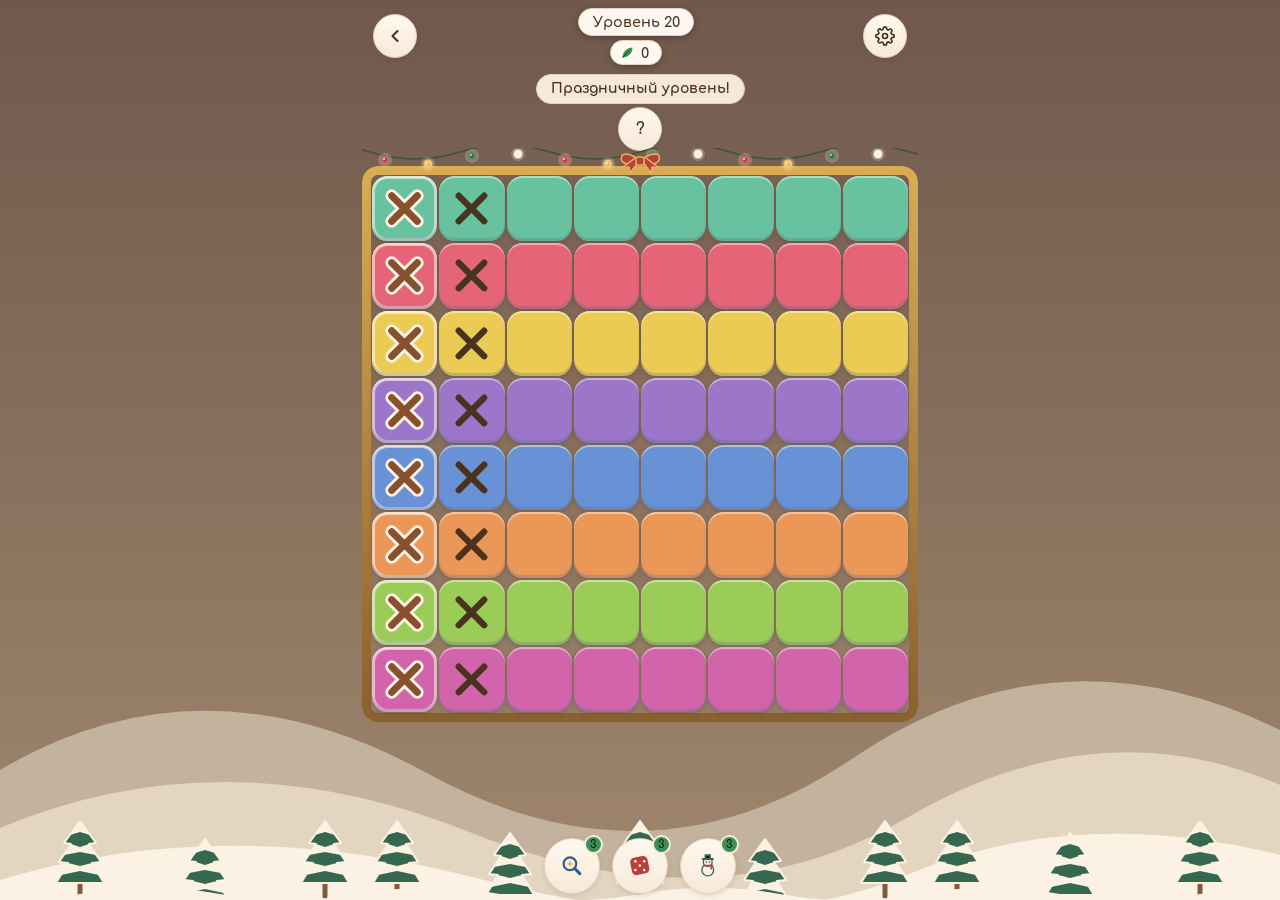
<file: dev/game-atmosphere.html>
<!doctype html>
<html lang="ru" data-theme="winter"><head><meta charset="utf-8">
<meta name="viewport" content="width=device-width, initial-scale=1">
<title>Клумба — зимнее поле, уровень 20</title>
<link rel="stylesheet" href="../css/style.css">
<link rel="stylesheet" href="../css/winter-ornaments.css">
<link rel="stylesheet" href="../css/winter-popups.css">
<link rel="stylesheet" href="../css/winter-win.css">
<link rel="stylesheet" href="../css/daily-gift.css">
<style>
:root { --preview-cell-gap: 2px; }
#board { grid-template-columns: repeat(8, 1fr); grid-template-rows: repeat(8, 1fr); }
.preview-cross-key {
 position: fixed; bottom: var(--winter-helper-size); left: 0; right: 0;
 text-align: center; color: var(--ink); font-size: var(--winter-win-time);
 pointer-events: none;
}
</style></head><body><div id="app">
<div class="ambient-particles" id="ambientParticles" aria-hidden="true"></div>
  <div class="screen game-screen" id="gameScreen">
  <header class="topbar">
    <button class="icon-button back-button" id="backButton" type="button">
      <svg viewBox="0 0 24 24" fill="none" stroke="currentColor" stroke-width="2.5" stroke-linecap="round" stroke-linejoin="round"><path d="M15 6l-6 6 6 6"/></svg>
    </button>
    <div class="topbar-center">
      <div class="pill level-pill" id="levelIndicator"></div>
      <div class="pill score-pill">
        <svg class="leaf-icon" viewBox="0 0 24 24" aria-hidden="true"><path d="M4 20C4 11 11 4 20 4C20 13 13 20 4 20Z"/><path d="M4 20L14 10" stroke="#16311f" stroke-width="1.4" fill="none" stroke-linecap="round"/></svg>
        <span id="scoreDisplay"></span>
      </div>
    </div>
    <div class="topbar-right">
      <div class="lives" id="livesContainer"></div>
      <button class="icon-button settings-button" id="settingsButton" type="button">
        <svg viewBox="0 0 24 24" fill="none" stroke="currentColor" stroke-width="2" stroke-linecap="round" stroke-linejoin="round"><circle cx="12" cy="12" r="3"/><path d="M19.4 15a1.65 1.65 0 0 0 .33 1.82l.06.06a2 2 0 1 1-2.83 2.83l-.06-.06a1.65 1.65 0 0 0-1.82-.33 1.65 1.65 0 0 0-1 1.51V21a2 2 0 1 1-4 0v-.09A1.65 1.65 0 0 0 9 19.4a1.65 1.65 0 0 0-1.82.33l-.06.06a2 2 0 1 1-2.83-2.83l.06-.06A1.65 1.65 0 0 0 4.6 15a1.65 1.65 0 0 0-1.51-1H3a2 2 0 1 1 0-4h.09A1.65 1.65 0 0 0 4.6 9a1.65 1.65 0 0 0-.33-1.82l-.06-.06a2 2 0 1 1 2.83-2.83l.06.06A1.65 1.65 0 0 0 9 4.6a1.65 1.65 0 0 0 1-1.51V3a2 2 0 1 1 4 0v.09a1.65 1.65 0 0 0 1 1.51 1.65 1.65 0 0 0 1.82-.33l.06-.06a2 2 0 1 1 2.83 2.83l-.06.06A1.65 1.65 0 0 0 19.4 9a1.65 1.65 0 0 0 1.51 1H21a2 2 0 1 1 0 4h-.09a1.65 1.65 0 0 0-1.51 1z"/></svg>
      </button>
    </div>
  </header>
  <div class="milestone-banner" id="milestoneBanner">
    <span class="milestone-banner-title" id="milestoneBannerTitle"></span>
    <span class="milestone-banner-caption" id="milestoneBannerCaption"></span>
  </div>
  <div class="rules-area" id="rulesArea">
    <button class="rules-help-button" id="rulesHelpButton" type="button" hidden>?</button>
    <section class="rules-bar" id="rulesBar">
      <button class="overlay-close-button rules-popup-close" id="rulesCloseButton" type="button" hidden></button>
      <h2 class="rules-popup-title" id="rulesPopupTitle" hidden></h2>
      <div class="rule-card">
        <div class="rule-diagram">
          <div class="rule-cell bed x"><span class="mark-x"></span></div>
          <div class="rule-cell bed x"><span class="mark-x"></span></div>
          <div class="rule-cell bed x"><span class="mark-x"></span></div>
          <div class="rule-cell bed x"><span class="mark-x"></span></div>
          <div class="rule-cell bed flower"><span class="dot"></span></div>
          <div class="rule-cell"></div>
          <div class="rule-cell bed x"><span class="mark-x"></span></div>
          <div class="rule-cell"></div>
          <div class="rule-cell"></div>
        </div>
        <p class="rule-text" id="ruleTextBed"></p>
      </div>
      <div class="rule-card">
        <div class="rule-diagram">
          <div class="rule-cell x"><span class="mark-x"></span></div>
          <div class="rule-cell flower"><span class="dot"></span></div>
          <div class="rule-cell x"><span class="mark-x"></span></div>
          <div class="rule-cell"></div>
          <div class="rule-cell x"><span class="mark-x"></span></div>
          <div class="rule-cell"></div>
          <div class="rule-cell"></div>
          <div class="rule-cell x"><span class="mark-x"></span></div>
          <div class="rule-cell"></div>
        </div>
        <p class="rule-text" id="ruleTextRowCol"></p>
      </div>
      <div class="rule-card">
        <div class="rule-diagram">
          <div class="rule-cell x"><span class="mark-x"></span></div>
          <div class="rule-cell x"><span class="mark-x"></span></div>
          <div class="rule-cell x"><span class="mark-x"></span></div>
          <div class="rule-cell x"><span class="mark-x"></span></div>
          <div class="rule-cell flower"><span class="dot"></span></div>
          <div class="rule-cell x"><span class="mark-x"></span></div>
          <div class="rule-cell x"><span class="mark-x"></span></div>
          <div class="rule-cell x"><span class="mark-x"></span></div>
          <div class="rule-cell x"><span class="mark-x"></span></div>
        </div>
        <p class="rule-text" id="ruleTextTouch"></p>
      </div>
    </section>
  </div>
  <div class="bed-tracker" id="bedTracker"></div>
  <div class="helpers-row" id="helpersRow">
    <div class="helper-item">
      <button class="helper-button" id="helperButtonFinder" data-helper="finder" type="button">
        <span class="helper-icon" id="helperIconFinder" aria-hidden="true"></span>
        <span class="helper-charge-badge" id="helperBadgeFinder"></span>
      </button>
      <span class="helper-lock-caption" id="helperLockCaptionFinder" hidden></span>
    </div>
    <div class="helper-item">
      <button class="helper-button" id="helperButtonRandom" data-helper="random" type="button">
        <span class="helper-icon" id="helperIconRandom" aria-hidden="true"></span>
        <span class="helper-charge-badge" id="helperBadgeRandom"></span>
      </button>
      <span class="helper-lock-caption" id="helperLockCaptionRandom" hidden></span>
    </div>
    <div class="helper-item">
      <button class="helper-button" id="helperButtonSnowman" data-helper="snowman" type="button">
        <span class="helper-icon" id="helperIconSnowman" aria-hidden="true"></span>
        <span class="helper-charge-badge" id="helperBadgeSnowman"></span>
      </button>
      <span class="helper-lock-caption" id="helperLockCaptionSnowman" hidden></span>
    </div>
  </div>
  <main class="board-wrap">
    <div class="board" id="board"></div>
  </main>
  </div>

</div>
<script src="../js/themes.js"></script>
<script>
Garden.themes.applyTheme('winter');
document.getElementById('levelIndicator').textContent = 'Уровень 20';
document.getElementById('scoreDisplay').textContent = '0';
if (new URLSearchParams(location.search).has('challenge')) {
 document.getElementById('milestoneBanner').hidden = true;
 const ribbon = document.createElement('div');
 ribbon.className = 'challenge-banner';
 ribbon.textContent = 'Ежедневное испытание';
 document.getElementById('milestoneBanner').after(ribbon);
 document.getElementById('levelIndicator').textContent = 'Испытание';
}
document.getElementById('milestoneBannerTitle').textContent = 'Праздничный уровень!';
document.getElementById('rulesBar').hidden = true;
document.getElementById('rulesHelpButton').hidden = false;
const board = document.getElementById('board');
const cross = '<svg viewBox="0 0 24 24" stroke="currentColor" stroke-width="3" stroke-linecap="round" fill="none"><line x1="6" y1="6" x2="18" y2="18"/><line x1="18" y1="6" x2="6" y2="18"/></svg>';
for(let i = 0; i < 64; i++) {
 const cell = document.createElement('div');
 cell.className = 'cell region-' + (Math.floor(i / 8) % 8);
 const given = i % 8 === 0;
 if(given) { cell.dataset.given = 'true'; cell.classList.add('locked'); }
 const mark = document.createElement('div');
 mark.className = 'cell-mark';
 if(i % 8 === 0 || i % 8 === 1) mark.innerHTML = cross;
 cell.setAttribute('aria-label', given ? 'Подаренный крестик' : i === 1 ? 'Обычный крестик' : 'Клетка');
 cell.appendChild(mark);
 board.appendChild(cell);
}
['finder','random','snowman'].forEach((id,i)=>{
 const suffix = ['Finder','Random','Snowman'][i];
 document.getElementById('helperIcon'+suffix).innerHTML = Garden.themes.getCurrentTheme().helperIconSvg(id);
 document.getElementById('helperBadge'+suffix).textContent = '3';
});
for(let i=0;i<10;i++){
 const flake=document.createElement('span');
 flake.className='particle';
 flake.style.left=(i*10+2)+'%';
 flake.style.setProperty('--dur',(20+i)+'s');
 flake.style.setProperty('--delay',(-i*3)+'s');
 document.getElementById('ambientParticles').appendChild(flake);
}
</script></body></html>
</file>
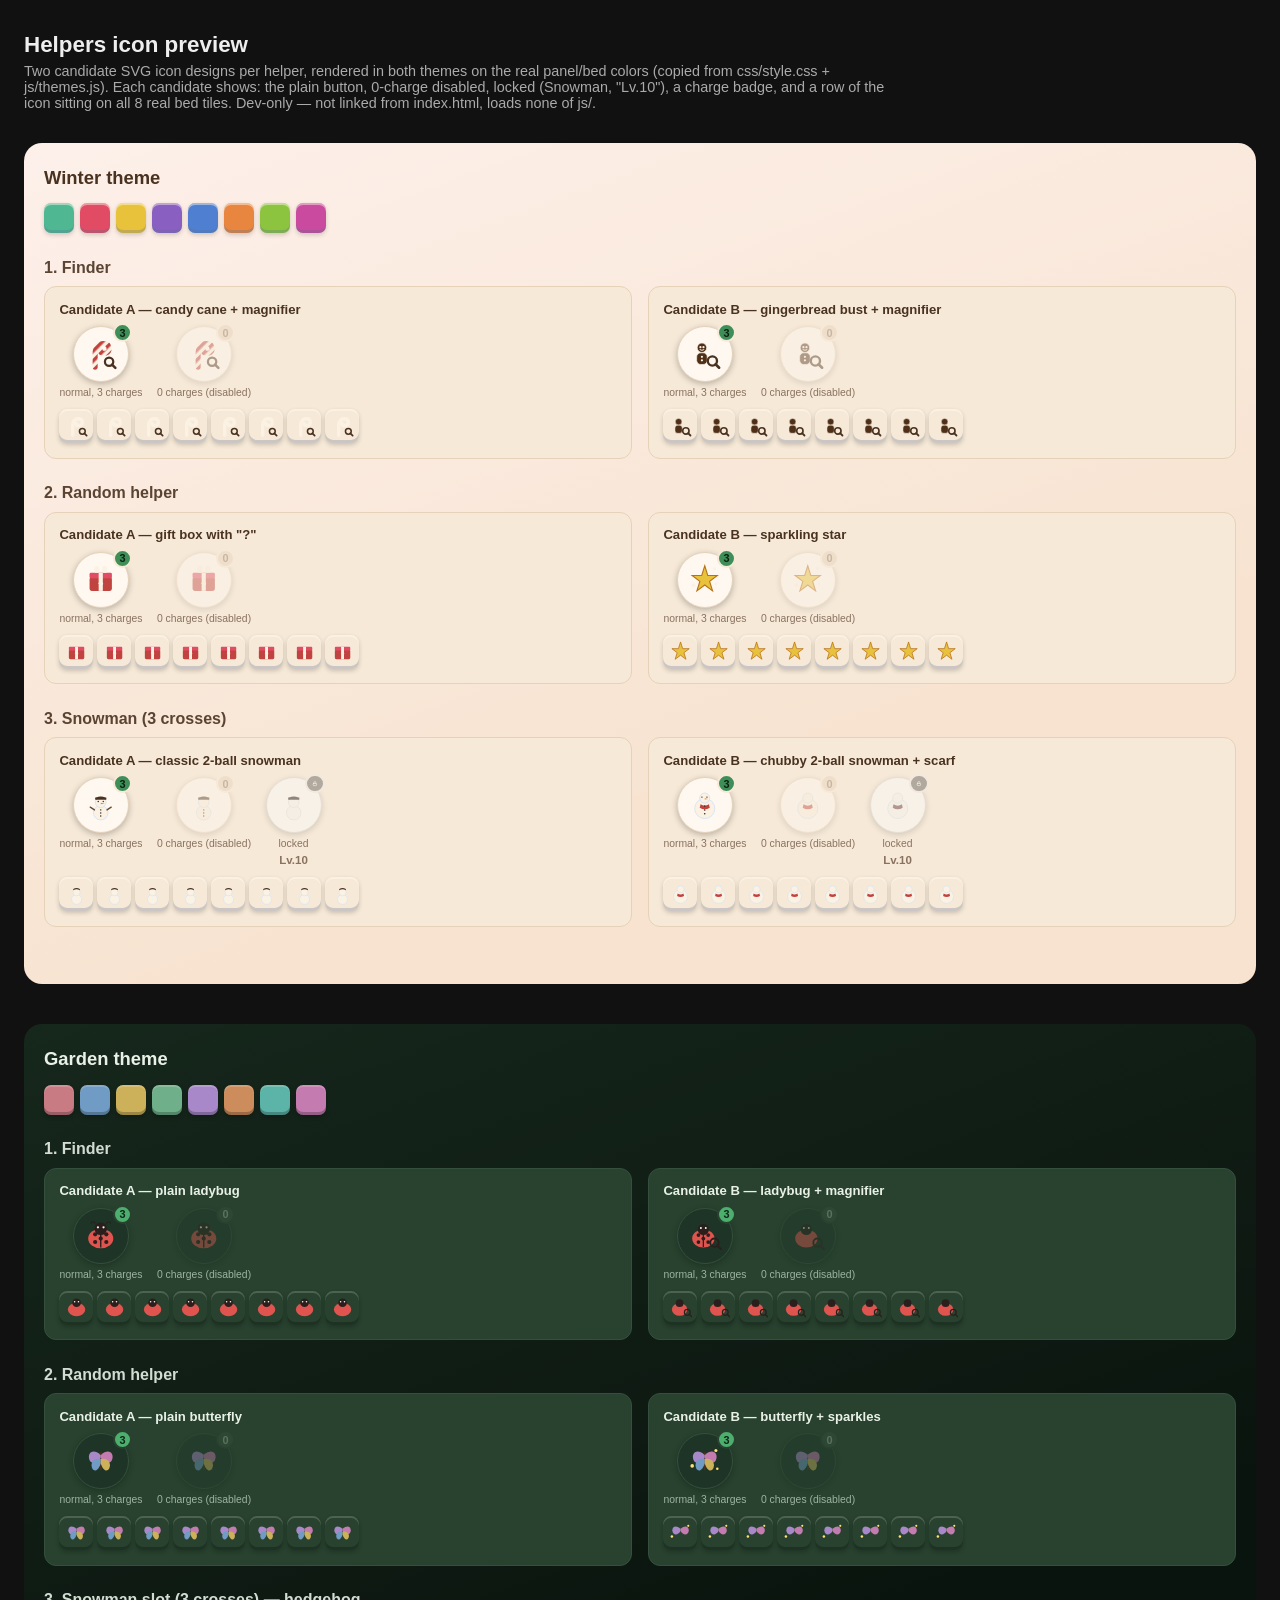
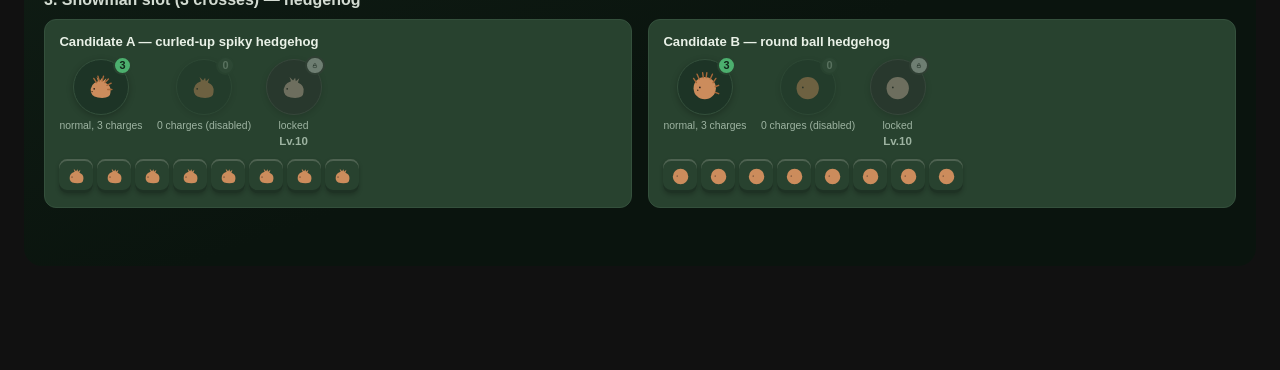
<file: dev/helpers-preview.html>
<!doctype html>
<!--
  Dev-only, standalone icon preview for the "Helpers" step. Not linked from
  index.html, loads none of js/ - per CLAUDE.md this never ships (excluded
  from the build archive along with the rest of /dev and /tests).

  Shows 2 candidate SVG icon designs per helper (Finder, Random, Snowman),
  each rendered in both themes, using the exact token values currently in
  css/style.css (garden) and js/themes.js (winter) so colors here match the
  real game - not just a vague approximation of them.
-->
<html lang="en">
<head>
<meta charset="utf-8">
<title>Helpers icon preview</title>
<style>
  * { box-sizing: border-box; }

  body {
    margin: 0;
    padding: 2rem 1.5rem 4rem;
    font-family: 'Segoe UI', 'Trebuchet MS', sans-serif;
    background: #111;
    color: #eee;
  }

  h1 {
    margin: 0 0 0.3rem;
    font-size: 1.4rem;
  }

  .page-note {
    color: #aaa;
    font-size: 0.9rem;
    margin: 0 0 2rem;
    max-width: 60em;
  }

  /* --- Theme scopes: token values copied verbatim from css/style.css's
     :root (garden defaults) and js/themes.js's WINTER_TOKENS/WINTER_BED_COLORS,
     so every swatch/button below is colored exactly like the real game. --- */
  .theme-block {
    border-radius: 18px;
    padding: 1.5rem 1.25rem 2rem;
    margin-bottom: 2.5rem;
  }

  .theme-garden {
    background: linear-gradient(160deg, #16271c 0%, #0a140e 70%);
    --panel: #1d3426;
    --panel-soft: #28422f;
    --panel-border: #34503c;
    --ink: #e9f1e7;
    --ink-soft: #9db3a1;
    --accent: #4caf6e;
    --accent-ink: #11271a;
    --mark-ink: #233226;
    --tile-highlight: inset 0 2px 0 rgba(250, 245, 230, 0.18);
    --tile-edge: inset 0 -3px 0 rgba(0, 0, 0, 0.24);
    --tile-shadow: 0 2px 4px rgba(0, 0, 0, 0.22);
    --region-0: #c97b84; --region-1: #6f9bc4; --region-2: #cdb15a; --region-3: #6fb08a;
    --region-4: #a888c9; --region-5: #cc8c5c; --region-6: #5cb3a8; --region-7: #c47bb0;
  }

  .theme-winter {
    background: linear-gradient(160deg, #fdf0ea 0%, #f7e3d0 70%);
    --panel: #fff8f0;
    --panel-soft: #f6e9d8;
    --panel-border: #e6d2b8;
    --ink: #4a3220;
    --ink-soft: #8a7260;
    --accent: #3e8f57;
    --accent-ink: #0d1f14;
    --mark-ink: #4a3220;
    --tile-highlight: inset 0 2px 0 rgba(255, 250, 240, 0.45);
    --tile-edge: inset 0 -3px 0 rgba(90, 110, 140, 0.28);
    --tile-shadow: 0 2px 4px rgba(60, 50, 30, 0.22);
    --region-0: #4fb892; --region-1: #e24b64; --region-2: #e8c23a; --region-3: #8a5fc2;
    --region-4: #4f7fd1; --region-5: #e8863f; --region-6: #8cc43f; --region-7: #c94a9e;
  }

  .theme-block h2 {
    margin: 0 0 0.9rem;
    color: var(--ink);
    font-size: 1.15rem;
  }

  .bed-swatch-row {
    display: flex;
    gap: 6px;
    margin-bottom: 1.6rem;
  }

  .bed-swatch {
    width: 30px;
    height: 30px;
    border-radius: 24%;
    box-shadow: var(--tile-highlight), var(--tile-edge), var(--tile-shadow);
  }
  .bed-swatch.r0 { background: var(--region-0); } .bed-swatch.r1 { background: var(--region-1); }
  .bed-swatch.r2 { background: var(--region-2); } .bed-swatch.r3 { background: var(--region-3); }
  .bed-swatch.r4 { background: var(--region-4); } .bed-swatch.r5 { background: var(--region-5); }
  .bed-swatch.r6 { background: var(--region-6); } .bed-swatch.r7 { background: var(--region-7); }

  .helper-section {
    margin-bottom: 1.6rem;
  }

  .helper-section h3 {
    margin: 0 0 0.6rem;
    color: var(--ink);
    font-size: 1rem;
    opacity: 0.9;
  }

  .candidate-grid {
    display: grid;
    grid-template-columns: repeat(2, minmax(220px, 1fr));
    gap: 1rem;
  }

  .candidate-card {
    background: var(--panel-soft);
    border: 1px solid var(--panel-border);
    border-radius: 12px;
    padding: 0.9rem;
  }

  .candidate-card .label {
    color: var(--ink);
    font-size: 0.82rem;
    font-weight: 600;
    margin-bottom: 0.6rem;
  }

  .states-row {
    display: flex;
    align-items: flex-start;
    gap: 0.9rem;
    flex-wrap: wrap;
    margin-bottom: 0.7rem;
  }

  .state-cell {
    display: flex;
    flex-direction: column;
    align-items: center;
    gap: 0.3rem;
  }

  .state-caption {
    font-size: 0.65rem;
    color: var(--ink-soft);
    text-align: center;
  }

  /* --- The helper button itself: a round >=44px touch target (shown here
     at the spec's ~56px), charge badge in the corner. --- */
  .helper-btn {
    position: relative;
    width: 56px;
    height: 56px;
    border-radius: 50%;
    background: var(--panel);
    border: 1px solid var(--panel-border);
    display: flex;
    align-items: center;
    justify-content: center;
    box-shadow: 0 2px 6px rgba(0, 0, 0, 0.25);
  }

  .helper-btn svg {
    width: 62%;
    height: 62%;
  }

  .helper-btn .charge-badge {
    position: absolute;
    top: -4px;
    right: -4px;
    min-width: 19px;
    height: 19px;
    padding: 0 3px;
    border-radius: 50%;
    background: var(--accent);
    color: var(--accent-ink);
    font-size: 0.68rem;
    font-weight: 700;
    display: flex;
    align-items: center;
    justify-content: center;
    border: 2px solid var(--panel-soft);
  }

  .helper-btn.is-disabled {
    opacity: 0.42;
  }

  .helper-btn.is-disabled .charge-badge {
    background: var(--panel-border);
    color: var(--ink-soft);
  }

  .helper-btn.is-locked {
    filter: grayscale(0.7);
    opacity: 0.55;
  }

  .helper-btn.is-locked .charge-badge {
    background: var(--ink-soft);
    color: var(--panel);
  }

  .lock-level-caption {
    font-size: 0.72rem;
    font-weight: 700;
    color: var(--ink-soft);
  }

  /* --- Smaller "on tile" swatches: same icon drawn sitting on every one of
     the theme's 8 real bed colors, to sanity-check it stays legible against
     every hue, not just the button's own panel background. --- */
  .on-tiles-row {
    display: flex;
    gap: 4px;
    flex-wrap: wrap;
  }

  .on-tile {
    width: 34px;
    height: 34px;
    border-radius: 24%;
    display: flex;
    align-items: center;
    justify-content: center;
    box-shadow: var(--tile-highlight), var(--tile-edge), var(--tile-shadow);
  }

  .on-tile svg {
    width: 68%;
    height: 68%;
  }
</style>
</head>
<body>

<h1>Helpers icon preview</h1>
<p class="page-note">
  Two candidate SVG icon designs per helper, rendered in both themes on the real
  panel/bed colors (copied from css/style.css + js/themes.js). Each candidate shows:
  the plain button, 0-charge disabled, locked (Snowman, "Lv.10"), a charge badge, and
  a row of the icon sitting on all 8 real bed tiles. Dev-only — not linked from
  index.html, loads none of js/.
</p>

<!-- =================== WINTER =================== -->
<section class="theme-block theme-winter">
  <h2>Winter theme</h2>
  <div class="bed-swatch-row">
    <div class="bed-swatch r0"></div><div class="bed-swatch r1"></div><div class="bed-swatch r2"></div><div class="bed-swatch r3"></div>
    <div class="bed-swatch r4"></div><div class="bed-swatch r5"></div><div class="bed-swatch r6"></div><div class="bed-swatch r7"></div>
  </div>

  <!-- ---------- Finder ---------- -->
  <div class="helper-section">
    <h3>1. Finder</h3>
    <div class="candidate-grid">

      <div class="candidate-card">
        <div class="label">Candidate A — candy cane + magnifier</div>
        <div class="states-row">
          <div class="state-cell">
            <div class="helper-btn">
              <svg viewBox="0 0 24 24">
                <defs><pattern id="w-fa-stripe" width="5" height="5" patternTransform="rotate(45)" patternUnits="userSpaceOnUse">
                  <rect width="5" height="5" fill="#fbf2e4"/><rect width="2.5" height="5" fill="#c0433f"/>
                </pattern></defs>
                <path d="M8 21 L8 11 Q8 4 14 4 Q18 4 18 8 Q18 11 14 11 Q11.5 11 11.5 8.5" fill="none" stroke="url(#w-fa-stripe)" stroke-width="3.6" stroke-linecap="round"/>
                <circle cx="18" cy="17" r="3" fill="none" stroke="#4a3220" stroke-width="1.6"/>
                <line x1="20.1" y1="19.1" x2="22.5" y2="21.5" stroke="#4a3220" stroke-width="1.8" stroke-linecap="round"/>
              </svg>
              <div class="charge-badge">3</div>
            </div>
            <div class="state-caption">normal, 3 charges</div>
          </div>
          <div class="state-cell">
            <div class="helper-btn is-disabled">
              <svg viewBox="0 0 24 24">
                <defs><pattern id="w-fa-stripe-d" width="5" height="5" patternTransform="rotate(45)" patternUnits="userSpaceOnUse">
                  <rect width="5" height="5" fill="#fbf2e4"/><rect width="2.5" height="5" fill="#c0433f"/>
                </pattern></defs>
                <path d="M8 21 L8 11 Q8 4 14 4 Q18 4 18 8 Q18 11 14 11 Q11.5 11 11.5 8.5" fill="none" stroke="url(#w-fa-stripe-d)" stroke-width="3.6" stroke-linecap="round"/>
                <circle cx="18" cy="17" r="3" fill="none" stroke="#4a3220" stroke-width="1.6"/>
                <line x1="20.1" y1="19.1" x2="22.5" y2="21.5" stroke="#4a3220" stroke-width="1.8" stroke-linecap="round"/>
              </svg>
              <div class="charge-badge">0</div>
            </div>
            <div class="state-caption">0 charges (disabled)</div>
          </div>
        </div>
        <div class="on-tiles-row">
          <div class="on-tile r0"><svg viewBox="0 0 24 24"><path d="M8 21 L8 11 Q8 4 14 4 Q18 4 18 8 Q18 11 14 11 Q11.5 11 11.5 8.5" fill="none" stroke="#fbf2e4" stroke-width="3.6" stroke-linecap="round"/><circle cx="18" cy="17" r="3" fill="none" stroke="#4a3220" stroke-width="1.6"/><line x1="20.1" y1="19.1" x2="22.5" y2="21.5" stroke="#4a3220" stroke-width="1.8" stroke-linecap="round"/></svg></div>
          <div class="on-tile r1"><svg viewBox="0 0 24 24"><path d="M8 21 L8 11 Q8 4 14 4 Q18 4 18 8 Q18 11 14 11 Q11.5 11 11.5 8.5" fill="none" stroke="#fbf2e4" stroke-width="3.6" stroke-linecap="round"/><circle cx="18" cy="17" r="3" fill="none" stroke="#4a3220" stroke-width="1.6"/><line x1="20.1" y1="19.1" x2="22.5" y2="21.5" stroke="#4a3220" stroke-width="1.8" stroke-linecap="round"/></svg></div>
          <div class="on-tile r2"><svg viewBox="0 0 24 24"><path d="M8 21 L8 11 Q8 4 14 4 Q18 4 18 8 Q18 11 14 11 Q11.5 11 11.5 8.5" fill="none" stroke="#fbf2e4" stroke-width="3.6" stroke-linecap="round"/><circle cx="18" cy="17" r="3" fill="none" stroke="#4a3220" stroke-width="1.6"/><line x1="20.1" y1="19.1" x2="22.5" y2="21.5" stroke="#4a3220" stroke-width="1.8" stroke-linecap="round"/></svg></div>
          <div class="on-tile r3"><svg viewBox="0 0 24 24"><path d="M8 21 L8 11 Q8 4 14 4 Q18 4 18 8 Q18 11 14 11 Q11.5 11 11.5 8.5" fill="none" stroke="#fbf2e4" stroke-width="3.6" stroke-linecap="round"/><circle cx="18" cy="17" r="3" fill="none" stroke="#4a3220" stroke-width="1.6"/><line x1="20.1" y1="19.1" x2="22.5" y2="21.5" stroke="#4a3220" stroke-width="1.8" stroke-linecap="round"/></svg></div>
          <div class="on-tile r4"><svg viewBox="0 0 24 24"><path d="M8 21 L8 11 Q8 4 14 4 Q18 4 18 8 Q18 11 14 11 Q11.5 11 11.5 8.5" fill="none" stroke="#fbf2e4" stroke-width="3.6" stroke-linecap="round"/><circle cx="18" cy="17" r="3" fill="none" stroke="#4a3220" stroke-width="1.6"/><line x1="20.1" y1="19.1" x2="22.5" y2="21.5" stroke="#4a3220" stroke-width="1.8" stroke-linecap="round"/></svg></div>
          <div class="on-tile r5"><svg viewBox="0 0 24 24"><path d="M8 21 L8 11 Q8 4 14 4 Q18 4 18 8 Q18 11 14 11 Q11.5 11 11.5 8.5" fill="none" stroke="#fbf2e4" stroke-width="3.6" stroke-linecap="round"/><circle cx="18" cy="17" r="3" fill="none" stroke="#4a3220" stroke-width="1.6"/><line x1="20.1" y1="19.1" x2="22.5" y2="21.5" stroke="#4a3220" stroke-width="1.8" stroke-linecap="round"/></svg></div>
          <div class="on-tile r6"><svg viewBox="0 0 24 24"><path d="M8 21 L8 11 Q8 4 14 4 Q18 4 18 8 Q18 11 14 11 Q11.5 11 11.5 8.5" fill="none" stroke="#fbf2e4" stroke-width="3.6" stroke-linecap="round"/><circle cx="18" cy="17" r="3" fill="none" stroke="#4a3220" stroke-width="1.6"/><line x1="20.1" y1="19.1" x2="22.5" y2="21.5" stroke="#4a3220" stroke-width="1.8" stroke-linecap="round"/></svg></div>
          <div class="on-tile r7"><svg viewBox="0 0 24 24"><path d="M8 21 L8 11 Q8 4 14 4 Q18 4 18 8 Q18 11 14 11 Q11.5 11 11.5 8.5" fill="none" stroke="#fbf2e4" stroke-width="3.6" stroke-linecap="round"/><circle cx="18" cy="17" r="3" fill="none" stroke="#4a3220" stroke-width="1.6"/><line x1="20.1" y1="19.1" x2="22.5" y2="21.5" stroke="#4a3220" stroke-width="1.8" stroke-linecap="round"/></svg></div>
        </div>
      </div>

      <div class="candidate-card">
        <div class="label">Candidate B — gingerbread bust + magnifier</div>
        <div class="states-row">
          <div class="state-cell">
            <div class="helper-btn">
              <svg viewBox="0 0 24 24">
                <circle cx="10" cy="7" r="3.4" fill="#4f2f18" stroke="#fbf2e4" stroke-width="0.5"/>
                <rect x="6.2" y="10.6" width="7.6" height="8.4" rx="3" fill="#4f2f18" stroke="#fbf2e4" stroke-width="0.5"/>
                <circle cx="8.9" cy="6.6" r="0.8" fill="#fbf2e4"/>
                <circle cx="11.1" cy="6.6" r="0.8" fill="#fbf2e4"/>
                <path d="M8.6 8.4 Q10 9.4 11.4 8.4" stroke="#fbf2e4" stroke-width="0.7" stroke-linecap="round" fill="none"/>
                <circle cx="10" cy="13.5" r="0.8" fill="#fbf2e4"/>
                <circle cx="10" cy="16" r="0.8" fill="#fbf2e4"/>
                <circle cx="17.5" cy="16.5" r="3.3" fill="none" stroke="#4a3220" stroke-width="1.7"/>
                <line x1="19.8" y1="18.8" x2="22.3" y2="21.3" stroke="#4a3220" stroke-width="1.9" stroke-linecap="round"/>
              </svg>
              <div class="charge-badge">3</div>
            </div>
            <div class="state-caption">normal, 3 charges</div>
          </div>
          <div class="state-cell">
            <div class="helper-btn is-disabled">
              <svg viewBox="0 0 24 24">
                <circle cx="10" cy="7" r="3.4" fill="#4f2f18" stroke="#fbf2e4" stroke-width="0.5"/>
                <rect x="6.2" y="10.6" width="7.6" height="8.4" rx="3" fill="#4f2f18" stroke="#fbf2e4" stroke-width="0.5"/>
                <circle cx="8.9" cy="6.6" r="0.8" fill="#fbf2e4"/>
                <circle cx="11.1" cy="6.6" r="0.8" fill="#fbf2e4"/>
                <path d="M8.6 8.4 Q10 9.4 11.4 8.4" stroke="#fbf2e4" stroke-width="0.7" stroke-linecap="round" fill="none"/>
                <circle cx="10" cy="13.5" r="0.8" fill="#fbf2e4"/>
                <circle cx="10" cy="16" r="0.8" fill="#fbf2e4"/>
                <circle cx="17.5" cy="16.5" r="3.3" fill="none" stroke="#4a3220" stroke-width="1.7"/>
                <line x1="19.8" y1="18.8" x2="22.3" y2="21.3" stroke="#4a3220" stroke-width="1.9" stroke-linecap="round"/>
              </svg>
              <div class="charge-badge">0</div>
            </div>
            <div class="state-caption">0 charges (disabled)</div>
          </div>
        </div>
        <div class="on-tiles-row">
          <div class="on-tile r0"><svg viewBox="0 0 24 24"><circle cx="10" cy="7" r="3.4" fill="#4f2f18" stroke="#fbf2e4" stroke-width="0.5"/><rect x="6.2" y="10.6" width="7.6" height="8.4" rx="3" fill="#4f2f18" stroke="#fbf2e4" stroke-width="0.5"/><circle cx="17.5" cy="16.5" r="3.3" fill="none" stroke="#4a3220" stroke-width="1.7"/><line x1="19.8" y1="18.8" x2="22.3" y2="21.3" stroke="#4a3220" stroke-width="1.9" stroke-linecap="round"/></svg></div>
          <div class="on-tile r1"><svg viewBox="0 0 24 24"><circle cx="10" cy="7" r="3.4" fill="#4f2f18" stroke="#fbf2e4" stroke-width="0.5"/><rect x="6.2" y="10.6" width="7.6" height="8.4" rx="3" fill="#4f2f18" stroke="#fbf2e4" stroke-width="0.5"/><circle cx="17.5" cy="16.5" r="3.3" fill="none" stroke="#4a3220" stroke-width="1.7"/><line x1="19.8" y1="18.8" x2="22.3" y2="21.3" stroke="#4a3220" stroke-width="1.9" stroke-linecap="round"/></svg></div>
          <div class="on-tile r2"><svg viewBox="0 0 24 24"><circle cx="10" cy="7" r="3.4" fill="#4f2f18" stroke="#fbf2e4" stroke-width="0.5"/><rect x="6.2" y="10.6" width="7.6" height="8.4" rx="3" fill="#4f2f18" stroke="#fbf2e4" stroke-width="0.5"/><circle cx="17.5" cy="16.5" r="3.3" fill="none" stroke="#4a3220" stroke-width="1.7"/><line x1="19.8" y1="18.8" x2="22.3" y2="21.3" stroke="#4a3220" stroke-width="1.9" stroke-linecap="round"/></svg></div>
          <div class="on-tile r3"><svg viewBox="0 0 24 24"><circle cx="10" cy="7" r="3.4" fill="#4f2f18" stroke="#fbf2e4" stroke-width="0.5"/><rect x="6.2" y="10.6" width="7.6" height="8.4" rx="3" fill="#4f2f18" stroke="#fbf2e4" stroke-width="0.5"/><circle cx="17.5" cy="16.5" r="3.3" fill="none" stroke="#4a3220" stroke-width="1.7"/><line x1="19.8" y1="18.8" x2="22.3" y2="21.3" stroke="#4a3220" stroke-width="1.9" stroke-linecap="round"/></svg></div>
          <div class="on-tile r4"><svg viewBox="0 0 24 24"><circle cx="10" cy="7" r="3.4" fill="#4f2f18" stroke="#fbf2e4" stroke-width="0.5"/><rect x="6.2" y="10.6" width="7.6" height="8.4" rx="3" fill="#4f2f18" stroke="#fbf2e4" stroke-width="0.5"/><circle cx="17.5" cy="16.5" r="3.3" fill="none" stroke="#4a3220" stroke-width="1.7"/><line x1="19.8" y1="18.8" x2="22.3" y2="21.3" stroke="#4a3220" stroke-width="1.9" stroke-linecap="round"/></svg></div>
          <div class="on-tile r5"><svg viewBox="0 0 24 24"><circle cx="10" cy="7" r="3.4" fill="#4f2f18" stroke="#fbf2e4" stroke-width="0.5"/><rect x="6.2" y="10.6" width="7.6" height="8.4" rx="3" fill="#4f2f18" stroke="#fbf2e4" stroke-width="0.5"/><circle cx="17.5" cy="16.5" r="3.3" fill="none" stroke="#4a3220" stroke-width="1.7"/><line x1="19.8" y1="18.8" x2="22.3" y2="21.3" stroke="#4a3220" stroke-width="1.9" stroke-linecap="round"/></svg></div>
          <div class="on-tile r6"><svg viewBox="0 0 24 24"><circle cx="10" cy="7" r="3.4" fill="#4f2f18" stroke="#fbf2e4" stroke-width="0.5"/><rect x="6.2" y="10.6" width="7.6" height="8.4" rx="3" fill="#4f2f18" stroke="#fbf2e4" stroke-width="0.5"/><circle cx="17.5" cy="16.5" r="3.3" fill="none" stroke="#4a3220" stroke-width="1.7"/><line x1="19.8" y1="18.8" x2="22.3" y2="21.3" stroke="#4a3220" stroke-width="1.9" stroke-linecap="round"/></svg></div>
          <div class="on-tile r7"><svg viewBox="0 0 24 24"><circle cx="10" cy="7" r="3.4" fill="#4f2f18" stroke="#fbf2e4" stroke-width="0.5"/><rect x="6.2" y="10.6" width="7.6" height="8.4" rx="3" fill="#4f2f18" stroke="#fbf2e4" stroke-width="0.5"/><circle cx="17.5" cy="16.5" r="3.3" fill="none" stroke="#4a3220" stroke-width="1.7"/><line x1="19.8" y1="18.8" x2="22.3" y2="21.3" stroke="#4a3220" stroke-width="1.9" stroke-linecap="round"/></svg></div>
        </div>
      </div>

    </div>
  </div>

  <!-- ---------- Random helper ---------- -->
  <div class="helper-section">
    <h3>2. Random helper</h3>
    <div class="candidate-grid">

      <div class="candidate-card">
        <div class="label">Candidate A — gift box with "?"</div>
        <div class="states-row">
          <div class="state-cell">
            <div class="helper-btn">
              <svg viewBox="0 0 24 24">
                <rect x="4" y="10" width="16" height="10" rx="1.5" fill="#c0433f"/>
                <rect x="4" y="7" width="16" height="4" rx="1" fill="#e24b64"/>
                <rect x="10.5" y="7" width="3" height="13" fill="#fbf2e4"/>
                <path d="M8 7 Q6 3 9 2 Q12 1.5 10.5 7 Z" fill="#fbf2e4"/>
                <path d="M16 7 Q18 3 15 2 Q12 1.5 13.5 7 Z" fill="#fbf2e4"/>
                <text x="12" y="18" font-size="7" font-weight="700" text-anchor="middle" fill="#fbf2e4" font-family="sans-serif">?</text>
              </svg>
              <div class="charge-badge">3</div>
            </div>
            <div class="state-caption">normal, 3 charges</div>
          </div>
          <div class="state-cell">
            <div class="helper-btn is-disabled">
              <svg viewBox="0 0 24 24">
                <rect x="4" y="10" width="16" height="10" rx="1.5" fill="#c0433f"/>
                <rect x="4" y="7" width="16" height="4" rx="1" fill="#e24b64"/>
                <rect x="10.5" y="7" width="3" height="13" fill="#fbf2e4"/>
                <path d="M8 7 Q6 3 9 2 Q12 1.5 10.5 7 Z" fill="#fbf2e4"/>
                <path d="M16 7 Q18 3 15 2 Q12 1.5 13.5 7 Z" fill="#fbf2e4"/>
                <text x="12" y="18" font-size="7" font-weight="700" text-anchor="middle" fill="#fbf2e4" font-family="sans-serif">?</text>
              </svg>
              <div class="charge-badge">0</div>
            </div>
            <div class="state-caption">0 charges (disabled)</div>
          </div>
        </div>
        <div class="on-tiles-row">
          <div class="on-tile r0"><svg viewBox="0 0 24 24"><rect x="4" y="10" width="16" height="10" rx="1.5" fill="#c0433f"/><rect x="4" y="7" width="16" height="4" rx="1" fill="#e24b64"/><rect x="10.5" y="7" width="3" height="13" fill="#fbf2e4"/><text x="12" y="18" font-size="7" font-weight="700" text-anchor="middle" fill="#fbf2e4" font-family="sans-serif">?</text></svg></div>
          <div class="on-tile r1"><svg viewBox="0 0 24 24"><rect x="4" y="10" width="16" height="10" rx="1.5" fill="#c0433f"/><rect x="4" y="7" width="16" height="4" rx="1" fill="#e24b64"/><rect x="10.5" y="7" width="3" height="13" fill="#fbf2e4"/><text x="12" y="18" font-size="7" font-weight="700" text-anchor="middle" fill="#fbf2e4" font-family="sans-serif">?</text></svg></div>
          <div class="on-tile r2"><svg viewBox="0 0 24 24"><rect x="4" y="10" width="16" height="10" rx="1.5" fill="#c0433f"/><rect x="4" y="7" width="16" height="4" rx="1" fill="#e24b64"/><rect x="10.5" y="7" width="3" height="13" fill="#fbf2e4"/><text x="12" y="18" font-size="7" font-weight="700" text-anchor="middle" fill="#fbf2e4" font-family="sans-serif">?</text></svg></div>
          <div class="on-tile r3"><svg viewBox="0 0 24 24"><rect x="4" y="10" width="16" height="10" rx="1.5" fill="#c0433f"/><rect x="4" y="7" width="16" height="4" rx="1" fill="#e24b64"/><rect x="10.5" y="7" width="3" height="13" fill="#fbf2e4"/><text x="12" y="18" font-size="7" font-weight="700" text-anchor="middle" fill="#fbf2e4" font-family="sans-serif">?</text></svg></div>
          <div class="on-tile r4"><svg viewBox="0 0 24 24"><rect x="4" y="10" width="16" height="10" rx="1.5" fill="#c0433f"/><rect x="4" y="7" width="16" height="4" rx="1" fill="#e24b64"/><rect x="10.5" y="7" width="3" height="13" fill="#fbf2e4"/><text x="12" y="18" font-size="7" font-weight="700" text-anchor="middle" fill="#fbf2e4" font-family="sans-serif">?</text></svg></div>
          <div class="on-tile r5"><svg viewBox="0 0 24 24"><rect x="4" y="10" width="16" height="10" rx="1.5" fill="#c0433f"/><rect x="4" y="7" width="16" height="4" rx="1" fill="#e24b64"/><rect x="10.5" y="7" width="3" height="13" fill="#fbf2e4"/><text x="12" y="18" font-size="7" font-weight="700" text-anchor="middle" fill="#fbf2e4" font-family="sans-serif">?</text></svg></div>
          <div class="on-tile r6"><svg viewBox="0 0 24 24"><rect x="4" y="10" width="16" height="10" rx="1.5" fill="#c0433f"/><rect x="4" y="7" width="16" height="4" rx="1" fill="#e24b64"/><rect x="10.5" y="7" width="3" height="13" fill="#fbf2e4"/><text x="12" y="18" font-size="7" font-weight="700" text-anchor="middle" fill="#fbf2e4" font-family="sans-serif">?</text></svg></div>
          <div class="on-tile r7"><svg viewBox="0 0 24 24"><rect x="4" y="10" width="16" height="10" rx="1.5" fill="#c0433f"/><rect x="4" y="7" width="16" height="4" rx="1" fill="#e24b64"/><rect x="10.5" y="7" width="3" height="13" fill="#fbf2e4"/><text x="12" y="18" font-size="7" font-weight="700" text-anchor="middle" fill="#fbf2e4" font-family="sans-serif">?</text></svg></div>
        </div>
      </div>

      <div class="candidate-card">
        <div class="label">Candidate B — sparkling star</div>
        <div class="states-row">
          <div class="state-cell">
            <div class="helper-btn">
              <svg viewBox="0 0 24 24">
                <path d="M12 2 L14.2 9 L21 9 L15.5 13.2 L17.6 20 L12 15.8 L6.4 20 L8.5 13.2 L3 9 L9.8 9 Z" fill="#e8c23a" stroke="#b8701a" stroke-width="0.8"/>
                <circle cx="19" cy="4" r="1.1" fill="#fbf2e4"/>
                <circle cx="4" cy="16" r="1.4" fill="#fbf2e4"/>
                <circle cx="20" cy="15" r="0.9" fill="#fbf2e4"/>
              </svg>
              <div class="charge-badge">3</div>
            </div>
            <div class="state-caption">normal, 3 charges</div>
          </div>
          <div class="state-cell">
            <div class="helper-btn is-disabled">
              <svg viewBox="0 0 24 24">
                <path d="M12 2 L14.2 9 L21 9 L15.5 13.2 L17.6 20 L12 15.8 L6.4 20 L8.5 13.2 L3 9 L9.8 9 Z" fill="#e8c23a" stroke="#b8701a" stroke-width="0.8"/>
                <circle cx="19" cy="4" r="1.1" fill="#fbf2e4"/>
                <circle cx="4" cy="16" r="1.4" fill="#fbf2e4"/>
                <circle cx="20" cy="15" r="0.9" fill="#fbf2e4"/>
              </svg>
              <div class="charge-badge">0</div>
            </div>
            <div class="state-caption">0 charges (disabled)</div>
          </div>
        </div>
        <div class="on-tiles-row">
          <div class="on-tile r0"><svg viewBox="0 0 24 24"><path d="M12 2 L14.2 9 L21 9 L15.5 13.2 L17.6 20 L12 15.8 L6.4 20 L8.5 13.2 L3 9 L9.8 9 Z" fill="#e8c23a" stroke="#b8701a" stroke-width="0.8"/></svg></div>
          <div class="on-tile r1"><svg viewBox="0 0 24 24"><path d="M12 2 L14.2 9 L21 9 L15.5 13.2 L17.6 20 L12 15.8 L6.4 20 L8.5 13.2 L3 9 L9.8 9 Z" fill="#e8c23a" stroke="#b8701a" stroke-width="0.8"/></svg></div>
          <div class="on-tile r2"><svg viewBox="0 0 24 24"><path d="M12 2 L14.2 9 L21 9 L15.5 13.2 L17.6 20 L12 15.8 L6.4 20 L8.5 13.2 L3 9 L9.8 9 Z" fill="#e8c23a" stroke="#b8701a" stroke-width="0.8"/></svg></div>
          <div class="on-tile r3"><svg viewBox="0 0 24 24"><path d="M12 2 L14.2 9 L21 9 L15.5 13.2 L17.6 20 L12 15.8 L6.4 20 L8.5 13.2 L3 9 L9.8 9 Z" fill="#e8c23a" stroke="#b8701a" stroke-width="0.8"/></svg></div>
          <div class="on-tile r4"><svg viewBox="0 0 24 24"><path d="M12 2 L14.2 9 L21 9 L15.5 13.2 L17.6 20 L12 15.8 L6.4 20 L8.5 13.2 L3 9 L9.8 9 Z" fill="#e8c23a" stroke="#b8701a" stroke-width="0.8"/></svg></div>
          <div class="on-tile r5"><svg viewBox="0 0 24 24"><path d="M12 2 L14.2 9 L21 9 L15.5 13.2 L17.6 20 L12 15.8 L6.4 20 L8.5 13.2 L3 9 L9.8 9 Z" fill="#e8c23a" stroke="#b8701a" stroke-width="0.8"/></svg></div>
          <div class="on-tile r6"><svg viewBox="0 0 24 24"><path d="M12 2 L14.2 9 L21 9 L15.5 13.2 L17.6 20 L12 15.8 L6.4 20 L8.5 13.2 L3 9 L9.8 9 Z" fill="#e8c23a" stroke="#b8701a" stroke-width="0.8"/></svg></div>
          <div class="on-tile r7"><svg viewBox="0 0 24 24"><path d="M12 2 L14.2 9 L21 9 L15.5 13.2 L17.6 20 L12 15.8 L6.4 20 L8.5 13.2 L3 9 L9.8 9 Z" fill="#e8c23a" stroke="#b8701a" stroke-width="0.8"/></svg></div>
        </div>
      </div>

    </div>
  </div>

  <!-- ---------- Snowman ---------- -->
  <div class="helper-section">
    <h3>3. Snowman (3 crosses)</h3>
    <div class="candidate-grid">

      <div class="candidate-card">
        <div class="label">Candidate A — classic 2-ball snowman</div>
        <div class="states-row">
          <div class="state-cell">
            <div class="helper-btn">
              <svg viewBox="0 0 24 24">
                <circle cx="12" cy="17" r="5.2" fill="#fbf2e4" stroke="#cfe3f5" stroke-width="0.6"/>
                <circle cx="12" cy="9.5" r="3.8" fill="#fbf2e4" stroke="#cfe3f5" stroke-width="0.6"/>
                <path d="M8.6 7.6 Q12 5.6 15.4 7.6 L15.4 6.2 Q12 4.4 8.6 6.2 Z" fill="#4a3220"/>
                <rect x="8" y="6.1" width="8" height="1.6" fill="#4a3220"/>
                <circle cx="10.2" cy="9" r="0.5" fill="#2a1f1c"/>
                <circle cx="13.8" cy="9" r="0.5" fill="#2a1f1c"/>
                <path d="M12 9.8 L15 10.4 L12 11 Z" fill="#e8863f"/>
                <circle cx="12" cy="15" r="0.5" fill="#2a1f1c"/>
                <circle cx="12" cy="17.2" r="0.5" fill="#2a1f1c"/>
                <circle cx="12" cy="19.4" r="0.5" fill="#2a1f1c"/>
                <path d="M7.5 15 L4.5 13" stroke="#6b4a33" stroke-width="1" stroke-linecap="round"/>
                <path d="M16.5 15 L19.5 13" stroke="#6b4a33" stroke-width="1" stroke-linecap="round"/>
              </svg>
              <div class="charge-badge">3</div>
            </div>
            <div class="state-caption">normal, 3 charges</div>
          </div>
          <div class="state-cell">
            <div class="helper-btn is-disabled">
              <svg viewBox="0 0 24 24">
                <circle cx="12" cy="17" r="5.2" fill="#fbf2e4" stroke="#cfe3f5" stroke-width="0.6"/>
                <circle cx="12" cy="9.5" r="3.8" fill="#fbf2e4" stroke="#cfe3f5" stroke-width="0.6"/>
                <path d="M8.6 7.6 Q12 5.6 15.4 7.6 L15.4 6.2 Q12 4.4 8.6 6.2 Z" fill="#4a3220"/>
                <rect x="8" y="6.1" width="8" height="1.6" fill="#4a3220"/>
                <circle cx="12" cy="15" r="0.5" fill="#2a1f1c"/>
                <circle cx="12" cy="17.2" r="0.5" fill="#2a1f1c"/>
                <circle cx="12" cy="19.4" r="0.5" fill="#2a1f1c"/>
              </svg>
              <div class="charge-badge">0</div>
            </div>
            <div class="state-caption">0 charges (disabled)</div>
          </div>
          <div class="state-cell">
            <div class="helper-btn is-locked">
              <svg viewBox="0 0 24 24">
                <circle cx="12" cy="17" r="5.2" fill="#fbf2e4" stroke="#cfe3f5" stroke-width="0.6"/>
                <circle cx="12" cy="9.5" r="3.8" fill="#fbf2e4" stroke="#cfe3f5" stroke-width="0.6"/>
                <path d="M8.6 7.6 Q12 5.6 15.4 7.6 L15.4 6.2 Q12 4.4 8.6 6.2 Z" fill="#4a3220"/>
                <rect x="8" y="6.1" width="8" height="1.6" fill="#4a3220"/>
              </svg>
              <div class="charge-badge">
                <svg viewBox="0 0 24 24" width="11" height="11" fill="none" stroke="currentColor" stroke-width="2.4" stroke-linecap="round" stroke-linejoin="round"><rect x="5" y="11" width="14" height="9" rx="2"/><path d="M8 11V7a4 4 0 0 1 8 0v4"/></svg>
              </div>
            </div>
            <div class="state-caption">locked</div>
            <div class="lock-level-caption">Lv.10</div>
          </div>
        </div>
        <div class="on-tiles-row">
          <div class="on-tile r0"><svg viewBox="0 0 24 24"><circle cx="12" cy="17" r="5.2" fill="#fbf2e4" stroke="#cfe3f5" stroke-width="0.6"/><circle cx="12" cy="9.5" r="3.8" fill="#fbf2e4" stroke="#cfe3f5" stroke-width="0.6"/><path d="M8.6 7.6 Q12 5.6 15.4 7.6 L15.4 6.2 Q12 4.4 8.6 6.2 Z" fill="#4a3220"/></svg></div>
          <div class="on-tile r1"><svg viewBox="0 0 24 24"><circle cx="12" cy="17" r="5.2" fill="#fbf2e4" stroke="#cfe3f5" stroke-width="0.6"/><circle cx="12" cy="9.5" r="3.8" fill="#fbf2e4" stroke="#cfe3f5" stroke-width="0.6"/><path d="M8.6 7.6 Q12 5.6 15.4 7.6 L15.4 6.2 Q12 4.4 8.6 6.2 Z" fill="#4a3220"/></svg></div>
          <div class="on-tile r2"><svg viewBox="0 0 24 24"><circle cx="12" cy="17" r="5.2" fill="#fbf2e4" stroke="#cfe3f5" stroke-width="0.6"/><circle cx="12" cy="9.5" r="3.8" fill="#fbf2e4" stroke="#cfe3f5" stroke-width="0.6"/><path d="M8.6 7.6 Q12 5.6 15.4 7.6 L15.4 6.2 Q12 4.4 8.6 6.2 Z" fill="#4a3220"/></svg></div>
          <div class="on-tile r3"><svg viewBox="0 0 24 24"><circle cx="12" cy="17" r="5.2" fill="#fbf2e4" stroke="#cfe3f5" stroke-width="0.6"/><circle cx="12" cy="9.5" r="3.8" fill="#fbf2e4" stroke="#cfe3f5" stroke-width="0.6"/><path d="M8.6 7.6 Q12 5.6 15.4 7.6 L15.4 6.2 Q12 4.4 8.6 6.2 Z" fill="#4a3220"/></svg></div>
          <div class="on-tile r4"><svg viewBox="0 0 24 24"><circle cx="12" cy="17" r="5.2" fill="#fbf2e4" stroke="#cfe3f5" stroke-width="0.6"/><circle cx="12" cy="9.5" r="3.8" fill="#fbf2e4" stroke="#cfe3f5" stroke-width="0.6"/><path d="M8.6 7.6 Q12 5.6 15.4 7.6 L15.4 6.2 Q12 4.4 8.6 6.2 Z" fill="#4a3220"/></svg></div>
          <div class="on-tile r5"><svg viewBox="0 0 24 24"><circle cx="12" cy="17" r="5.2" fill="#fbf2e4" stroke="#cfe3f5" stroke-width="0.6"/><circle cx="12" cy="9.5" r="3.8" fill="#fbf2e4" stroke="#cfe3f5" stroke-width="0.6"/><path d="M8.6 7.6 Q12 5.6 15.4 7.6 L15.4 6.2 Q12 4.4 8.6 6.2 Z" fill="#4a3220"/></svg></div>
          <div class="on-tile r6"><svg viewBox="0 0 24 24"><circle cx="12" cy="17" r="5.2" fill="#fbf2e4" stroke="#cfe3f5" stroke-width="0.6"/><circle cx="12" cy="9.5" r="3.8" fill="#fbf2e4" stroke="#cfe3f5" stroke-width="0.6"/><path d="M8.6 7.6 Q12 5.6 15.4 7.6 L15.4 6.2 Q12 4.4 8.6 6.2 Z" fill="#4a3220"/></svg></div>
          <div class="on-tile r7"><svg viewBox="0 0 24 24"><circle cx="12" cy="17" r="5.2" fill="#fbf2e4" stroke="#cfe3f5" stroke-width="0.6"/><circle cx="12" cy="9.5" r="3.8" fill="#fbf2e4" stroke="#cfe3f5" stroke-width="0.6"/><path d="M8.6 7.6 Q12 5.6 15.4 7.6 L15.4 6.2 Q12 4.4 8.6 6.2 Z" fill="#4a3220"/></svg></div>
        </div>
      </div>

      <div class="candidate-card">
        <div class="label">Candidate B — chubby 2-ball snowman + scarf</div>
        <div class="states-row">
          <div class="state-cell">
            <div class="helper-btn">
              <svg viewBox="0 0 24 24">
                <circle cx="12" cy="14" r="7.2" fill="#fbf2e4" stroke="#cfe3f5" stroke-width="0.6"/>
                <circle cx="12" cy="6.5" r="3.6" fill="#fbf2e4" stroke="#cfe3f5" stroke-width="0.6"/>
                <path d="M9 11 Q12 13 15 11 L15.6 13.4 Q12 15.6 8.4 13.4 Z" fill="#c0433f"/>
                <circle cx="10" cy="5.8" r="0.5" fill="#2a1f1c"/>
                <circle cx="13.6" cy="5.8" r="0.5" fill="#2a1f1c"/>
                <path d="M12 6.6 L14.4 7.1 L12 7.6 Z" fill="#e8863f"/>
                <circle cx="12" cy="12.2" r="0.55" fill="#2a1f1c"/>
                <circle cx="12" cy="15" r="0.55" fill="#2a1f1c"/>
                <circle cx="12" cy="17.8" r="0.55" fill="#2a1f1c"/>
              </svg>
              <div class="charge-badge">3</div>
            </div>
            <div class="state-caption">normal, 3 charges</div>
          </div>
          <div class="state-cell">
            <div class="helper-btn is-disabled">
              <svg viewBox="0 0 24 24">
                <circle cx="12" cy="14" r="7.2" fill="#fbf2e4" stroke="#cfe3f5" stroke-width="0.6"/>
                <circle cx="12" cy="6.5" r="3.6" fill="#fbf2e4" stroke="#cfe3f5" stroke-width="0.6"/>
                <path d="M9 11 Q12 13 15 11 L15.6 13.4 Q12 15.6 8.4 13.4 Z" fill="#c0433f"/>
              </svg>
              <div class="charge-badge">0</div>
            </div>
            <div class="state-caption">0 charges (disabled)</div>
          </div>
          <div class="state-cell">
            <div class="helper-btn is-locked">
              <svg viewBox="0 0 24 24">
                <circle cx="12" cy="14" r="7.2" fill="#fbf2e4" stroke="#cfe3f5" stroke-width="0.6"/>
                <circle cx="12" cy="6.5" r="3.6" fill="#fbf2e4" stroke="#cfe3f5" stroke-width="0.6"/>
                <path d="M9 11 Q12 13 15 11 L15.6 13.4 Q12 15.6 8.4 13.4 Z" fill="#c0433f"/>
              </svg>
              <div class="charge-badge">
                <svg viewBox="0 0 24 24" width="11" height="11" fill="none" stroke="currentColor" stroke-width="2.4" stroke-linecap="round" stroke-linejoin="round"><rect x="5" y="11" width="14" height="9" rx="2"/><path d="M8 11V7a4 4 0 0 1 8 0v4"/></svg>
              </div>
            </div>
            <div class="state-caption">locked</div>
            <div class="lock-level-caption">Lv.10</div>
          </div>
        </div>
        <div class="on-tiles-row">
          <div class="on-tile r0"><svg viewBox="0 0 24 24"><circle cx="12" cy="14" r="7.2" fill="#fbf2e4" stroke="#cfe3f5" stroke-width="0.6"/><circle cx="12" cy="6.5" r="3.6" fill="#fbf2e4" stroke="#cfe3f5" stroke-width="0.6"/><path d="M9 11 Q12 13 15 11 L15.6 13.4 Q12 15.6 8.4 13.4 Z" fill="#c0433f"/></svg></div>
          <div class="on-tile r1"><svg viewBox="0 0 24 24"><circle cx="12" cy="14" r="7.2" fill="#fbf2e4" stroke="#cfe3f5" stroke-width="0.6"/><circle cx="12" cy="6.5" r="3.6" fill="#fbf2e4" stroke="#cfe3f5" stroke-width="0.6"/><path d="M9 11 Q12 13 15 11 L15.6 13.4 Q12 15.6 8.4 13.4 Z" fill="#c0433f"/></svg></div>
          <div class="on-tile r2"><svg viewBox="0 0 24 24"><circle cx="12" cy="14" r="7.2" fill="#fbf2e4" stroke="#cfe3f5" stroke-width="0.6"/><circle cx="12" cy="6.5" r="3.6" fill="#fbf2e4" stroke="#cfe3f5" stroke-width="0.6"/><path d="M9 11 Q12 13 15 11 L15.6 13.4 Q12 15.6 8.4 13.4 Z" fill="#c0433f"/></svg></div>
          <div class="on-tile r3"><svg viewBox="0 0 24 24"><circle cx="12" cy="14" r="7.2" fill="#fbf2e4" stroke="#cfe3f5" stroke-width="0.6"/><circle cx="12" cy="6.5" r="3.6" fill="#fbf2e4" stroke="#cfe3f5" stroke-width="0.6"/><path d="M9 11 Q12 13 15 11 L15.6 13.4 Q12 15.6 8.4 13.4 Z" fill="#c0433f"/></svg></div>
          <div class="on-tile r4"><svg viewBox="0 0 24 24"><circle cx="12" cy="14" r="7.2" fill="#fbf2e4" stroke="#cfe3f5" stroke-width="0.6"/><circle cx="12" cy="6.5" r="3.6" fill="#fbf2e4" stroke="#cfe3f5" stroke-width="0.6"/><path d="M9 11 Q12 13 15 11 L15.6 13.4 Q12 15.6 8.4 13.4 Z" fill="#c0433f"/></svg></div>
          <div class="on-tile r5"><svg viewBox="0 0 24 24"><circle cx="12" cy="14" r="7.2" fill="#fbf2e4" stroke="#cfe3f5" stroke-width="0.6"/><circle cx="12" cy="6.5" r="3.6" fill="#fbf2e4" stroke="#cfe3f5" stroke-width="0.6"/><path d="M9 11 Q12 13 15 11 L15.6 13.4 Q12 15.6 8.4 13.4 Z" fill="#c0433f"/></svg></div>
          <div class="on-tile r6"><svg viewBox="0 0 24 24"><circle cx="12" cy="14" r="7.2" fill="#fbf2e4" stroke="#cfe3f5" stroke-width="0.6"/><circle cx="12" cy="6.5" r="3.6" fill="#fbf2e4" stroke="#cfe3f5" stroke-width="0.6"/><path d="M9 11 Q12 13 15 11 L15.6 13.4 Q12 15.6 8.4 13.4 Z" fill="#c0433f"/></svg></div>
          <div class="on-tile r7"><svg viewBox="0 0 24 24"><circle cx="12" cy="14" r="7.2" fill="#fbf2e4" stroke="#cfe3f5" stroke-width="0.6"/><circle cx="12" cy="6.5" r="3.6" fill="#fbf2e4" stroke="#cfe3f5" stroke-width="0.6"/><path d="M9 11 Q12 13 15 11 L15.6 13.4 Q12 15.6 8.4 13.4 Z" fill="#c0433f"/></svg></div>
        </div>
      </div>

    </div>
  </div>
</section>

<!-- =================== GARDEN =================== -->
<section class="theme-block theme-garden">
  <h2>Garden theme</h2>
  <div class="bed-swatch-row">
    <div class="bed-swatch r0"></div><div class="bed-swatch r1"></div><div class="bed-swatch r2"></div><div class="bed-swatch r3"></div>
    <div class="bed-swatch r4"></div><div class="bed-swatch r5"></div><div class="bed-swatch r6"></div><div class="bed-swatch r7"></div>
  </div>

  <!-- ---------- Finder ---------- -->
  <div class="helper-section">
    <h3>1. Finder</h3>
    <div class="candidate-grid">

      <div class="candidate-card">
        <div class="label">Candidate A — plain ladybug</div>
        <div class="states-row">
          <div class="state-cell">
            <div class="helper-btn">
              <svg viewBox="0 0 48 40">
                <ellipse cx="24" cy="24" rx="18" ry="14" fill="#e0544f"/>
                <line x1="24" y1="11" x2="24" y2="37" stroke="#2a1f1c" stroke-width="2"/>
                <circle cx="16" cy="18" r="3" fill="#2a1f1c"/><circle cx="32" cy="18" r="3" fill="#2a1f1c"/>
                <circle cx="16" cy="29" r="3" fill="#2a1f1c"/><circle cx="32" cy="29" r="3" fill="#2a1f1c"/>
                <circle cx="24" cy="24" r="3" fill="#2a1f1c"/><circle cx="24" cy="10" r="9" fill="#2a1f1c"/>
                <circle cx="20" cy="8" r="1.6" fill="#fdf6ee"/><circle cx="28" cy="8" r="1.6" fill="#fdf6ee"/>
                <path d="M16 2 Q12 -2 10 2" stroke="#2a1f1c" stroke-width="1.5" fill="none" stroke-linecap="round"/>
                <path d="M32 2 Q36 -2 38 2" stroke="#2a1f1c" stroke-width="1.5" fill="none" stroke-linecap="round"/>
              </svg>
              <div class="charge-badge">3</div>
            </div>
            <div class="state-caption">normal, 3 charges</div>
          </div>
          <div class="state-cell">
            <div class="helper-btn is-disabled">
              <svg viewBox="0 0 48 40">
                <ellipse cx="24" cy="24" rx="18" ry="14" fill="#e0544f"/>
                <line x1="24" y1="11" x2="24" y2="37" stroke="#2a1f1c" stroke-width="2"/>
                <circle cx="16" cy="18" r="3" fill="#2a1f1c"/><circle cx="32" cy="18" r="3" fill="#2a1f1c"/>
                <circle cx="16" cy="29" r="3" fill="#2a1f1c"/><circle cx="32" cy="29" r="3" fill="#2a1f1c"/>
                <circle cx="24" cy="24" r="3" fill="#2a1f1c"/><circle cx="24" cy="10" r="9" fill="#2a1f1c"/>
                <circle cx="20" cy="8" r="1.6" fill="#fdf6ee"/><circle cx="28" cy="8" r="1.6" fill="#fdf6ee"/>
              </svg>
              <div class="charge-badge">0</div>
            </div>
            <div class="state-caption">0 charges (disabled)</div>
          </div>
        </div>
        <div class="on-tiles-row">
          <div class="on-tile r0"><svg viewBox="0 0 48 40"><ellipse cx="24" cy="24" rx="18" ry="14" fill="#e0544f"/><circle cx="24" cy="10" r="9" fill="#2a1f1c"/><circle cx="20" cy="8" r="1.6" fill="#fdf6ee"/><circle cx="28" cy="8" r="1.6" fill="#fdf6ee"/></svg></div>
          <div class="on-tile r1"><svg viewBox="0 0 48 40"><ellipse cx="24" cy="24" rx="18" ry="14" fill="#e0544f"/><circle cx="24" cy="10" r="9" fill="#2a1f1c"/><circle cx="20" cy="8" r="1.6" fill="#fdf6ee"/><circle cx="28" cy="8" r="1.6" fill="#fdf6ee"/></svg></div>
          <div class="on-tile r2"><svg viewBox="0 0 48 40"><ellipse cx="24" cy="24" rx="18" ry="14" fill="#e0544f"/><circle cx="24" cy="10" r="9" fill="#2a1f1c"/><circle cx="20" cy="8" r="1.6" fill="#fdf6ee"/><circle cx="28" cy="8" r="1.6" fill="#fdf6ee"/></svg></div>
          <div class="on-tile r3"><svg viewBox="0 0 48 40"><ellipse cx="24" cy="24" rx="18" ry="14" fill="#e0544f"/><circle cx="24" cy="10" r="9" fill="#2a1f1c"/><circle cx="20" cy="8" r="1.6" fill="#fdf6ee"/><circle cx="28" cy="8" r="1.6" fill="#fdf6ee"/></svg></div>
          <div class="on-tile r4"><svg viewBox="0 0 48 40"><ellipse cx="24" cy="24" rx="18" ry="14" fill="#e0544f"/><circle cx="24" cy="10" r="9" fill="#2a1f1c"/><circle cx="20" cy="8" r="1.6" fill="#fdf6ee"/><circle cx="28" cy="8" r="1.6" fill="#fdf6ee"/></svg></div>
          <div class="on-tile r5"><svg viewBox="0 0 48 40"><ellipse cx="24" cy="24" rx="18" ry="14" fill="#e0544f"/><circle cx="24" cy="10" r="9" fill="#2a1f1c"/><circle cx="20" cy="8" r="1.6" fill="#fdf6ee"/><circle cx="28" cy="8" r="1.6" fill="#fdf6ee"/></svg></div>
          <div class="on-tile r6"><svg viewBox="0 0 48 40"><ellipse cx="24" cy="24" rx="18" ry="14" fill="#e0544f"/><circle cx="24" cy="10" r="9" fill="#2a1f1c"/><circle cx="20" cy="8" r="1.6" fill="#fdf6ee"/><circle cx="28" cy="8" r="1.6" fill="#fdf6ee"/></svg></div>
          <div class="on-tile r7"><svg viewBox="0 0 48 40"><ellipse cx="24" cy="24" rx="18" ry="14" fill="#e0544f"/><circle cx="24" cy="10" r="9" fill="#2a1f1c"/><circle cx="20" cy="8" r="1.6" fill="#fdf6ee"/><circle cx="28" cy="8" r="1.6" fill="#fdf6ee"/></svg></div>
        </div>
      </div>

      <div class="candidate-card">
        <div class="label">Candidate B — ladybug + magnifier</div>
        <div class="states-row">
          <div class="state-cell">
            <div class="helper-btn">
              <svg viewBox="0 0 48 40">
                <ellipse cx="22" cy="24" rx="16" ry="13" fill="#e0544f"/>
                <line x1="22" y1="12" x2="22" y2="36" stroke="#2a1f1c" stroke-width="1.8"/>
                <circle cx="15" cy="19" r="2.7" fill="#2a1f1c"/><circle cx="29" cy="19" r="2.7" fill="#2a1f1c"/>
                <circle cx="15" cy="29" r="2.7" fill="#2a1f1c"/><circle cx="29" cy="29" r="2.7" fill="#2a1f1c"/>
                <circle cx="22" cy="24" r="2.7" fill="#2a1f1c"/><circle cx="22" cy="11" r="8" fill="#2a1f1c"/>
                <circle cx="18.5" cy="9" r="1.4" fill="#fdf6ee"/><circle cx="25.5" cy="9" r="1.4" fill="#fdf6ee"/>
                <circle cx="38" cy="30" r="6" fill="none" stroke="#2a1f1c" stroke-width="2.6"/>
                <line x1="42.2" y1="34.2" x2="47" y2="39" stroke="#2a1f1c" stroke-width="2.8" stroke-linecap="round"/>
              </svg>
              <div class="charge-badge">3</div>
            </div>
            <div class="state-caption">normal, 3 charges</div>
          </div>
          <div class="state-cell">
            <div class="helper-btn is-disabled">
              <svg viewBox="0 0 48 40">
                <ellipse cx="22" cy="24" rx="16" ry="13" fill="#e0544f"/>
                <circle cx="22" cy="11" r="8" fill="#2a1f1c"/>
                <circle cx="18.5" cy="9" r="1.4" fill="#fdf6ee"/><circle cx="25.5" cy="9" r="1.4" fill="#fdf6ee"/>
                <circle cx="38" cy="30" r="6" fill="none" stroke="#2a1f1c" stroke-width="2.6"/>
                <line x1="42.2" y1="34.2" x2="47" y2="39" stroke="#2a1f1c" stroke-width="2.8" stroke-linecap="round"/>
              </svg>
              <div class="charge-badge">0</div>
            </div>
            <div class="state-caption">0 charges (disabled)</div>
          </div>
        </div>
        <div class="on-tiles-row">
          <div class="on-tile r0"><svg viewBox="0 0 48 40"><ellipse cx="22" cy="24" rx="16" ry="13" fill="#e0544f"/><circle cx="22" cy="11" r="8" fill="#2a1f1c"/><circle cx="38" cy="30" r="6" fill="none" stroke="#2a1f1c" stroke-width="2.6"/><line x1="42.2" y1="34.2" x2="47" y2="39" stroke="#2a1f1c" stroke-width="2.8" stroke-linecap="round"/></svg></div>
          <div class="on-tile r1"><svg viewBox="0 0 48 40"><ellipse cx="22" cy="24" rx="16" ry="13" fill="#e0544f"/><circle cx="22" cy="11" r="8" fill="#2a1f1c"/><circle cx="38" cy="30" r="6" fill="none" stroke="#2a1f1c" stroke-width="2.6"/><line x1="42.2" y1="34.2" x2="47" y2="39" stroke="#2a1f1c" stroke-width="2.8" stroke-linecap="round"/></svg></div>
          <div class="on-tile r2"><svg viewBox="0 0 48 40"><ellipse cx="22" cy="24" rx="16" ry="13" fill="#e0544f"/><circle cx="22" cy="11" r="8" fill="#2a1f1c"/><circle cx="38" cy="30" r="6" fill="none" stroke="#2a1f1c" stroke-width="2.6"/><line x1="42.2" y1="34.2" x2="47" y2="39" stroke="#2a1f1c" stroke-width="2.8" stroke-linecap="round"/></svg></div>
          <div class="on-tile r3"><svg viewBox="0 0 48 40"><ellipse cx="22" cy="24" rx="16" ry="13" fill="#e0544f"/><circle cx="22" cy="11" r="8" fill="#2a1f1c"/><circle cx="38" cy="30" r="6" fill="none" stroke="#2a1f1c" stroke-width="2.6"/><line x1="42.2" y1="34.2" x2="47" y2="39" stroke="#2a1f1c" stroke-width="2.8" stroke-linecap="round"/></svg></div>
          <div class="on-tile r4"><svg viewBox="0 0 48 40"><ellipse cx="22" cy="24" rx="16" ry="13" fill="#e0544f"/><circle cx="22" cy="11" r="8" fill="#2a1f1c"/><circle cx="38" cy="30" r="6" fill="none" stroke="#2a1f1c" stroke-width="2.6"/><line x1="42.2" y1="34.2" x2="47" y2="39" stroke="#2a1f1c" stroke-width="2.8" stroke-linecap="round"/></svg></div>
          <div class="on-tile r5"><svg viewBox="0 0 48 40"><ellipse cx="22" cy="24" rx="16" ry="13" fill="#e0544f"/><circle cx="22" cy="11" r="8" fill="#2a1f1c"/><circle cx="38" cy="30" r="6" fill="none" stroke="#2a1f1c" stroke-width="2.6"/><line x1="42.2" y1="34.2" x2="47" y2="39" stroke="#2a1f1c" stroke-width="2.8" stroke-linecap="round"/></svg></div>
          <div class="on-tile r6"><svg viewBox="0 0 48 40"><ellipse cx="22" cy="24" rx="16" ry="13" fill="#e0544f"/><circle cx="22" cy="11" r="8" fill="#2a1f1c"/><circle cx="38" cy="30" r="6" fill="none" stroke="#2a1f1c" stroke-width="2.6"/><line x1="42.2" y1="34.2" x2="47" y2="39" stroke="#2a1f1c" stroke-width="2.8" stroke-linecap="round"/></svg></div>
          <div class="on-tile r7"><svg viewBox="0 0 48 40"><ellipse cx="22" cy="24" rx="16" ry="13" fill="#e0544f"/><circle cx="22" cy="11" r="8" fill="#2a1f1c"/><circle cx="38" cy="30" r="6" fill="none" stroke="#2a1f1c" stroke-width="2.6"/><line x1="42.2" y1="34.2" x2="47" y2="39" stroke="#2a1f1c" stroke-width="2.8" stroke-linecap="round"/></svg></div>
        </div>
      </div>

    </div>
  </div>

  <!-- ---------- Random helper ---------- -->
  <div class="helper-section">
    <h3>2. Random helper</h3>
    <div class="candidate-grid">

      <div class="candidate-card">
        <div class="label">Candidate A — plain butterfly</div>
        <div class="states-row">
          <div class="state-cell">
            <div class="helper-btn">
              <svg viewBox="0 0 24 24">
                <line x1="12" y1="6" x2="12" y2="18" stroke="#4a3220" stroke-width="1.4"/>
                <path d="M12 7 C6 2 2 6 4 11 C6 15 11 12 12 9 Z" fill="#a888c9"/>
                <path d="M12 7 C18 2 22 6 20 11 C18 15 13 12 12 9 Z" fill="#c47bb0"/>
                <path d="M12 10 C7 9 4 13 6 17 C8 20 11 17 12 13 Z" fill="#6f9bc4"/>
                <path d="M12 10 C17 9 20 13 18 17 C16 20 13 17 12 13 Z" fill="#cdb15a"/>
                <circle cx="12" cy="6" r="1" fill="#4a3220"/>
              </svg>
              <div class="charge-badge">3</div>
            </div>
            <div class="state-caption">normal, 3 charges</div>
          </div>
          <div class="state-cell">
            <div class="helper-btn is-disabled">
              <svg viewBox="0 0 24 24">
                <line x1="12" y1="6" x2="12" y2="18" stroke="#4a3220" stroke-width="1.4"/>
                <path d="M12 7 C6 2 2 6 4 11 C6 15 11 12 12 9 Z" fill="#a888c9"/>
                <path d="M12 7 C18 2 22 6 20 11 C18 15 13 12 12 9 Z" fill="#c47bb0"/>
                <path d="M12 10 C7 9 4 13 6 17 C8 20 11 17 12 13 Z" fill="#6f9bc4"/>
                <path d="M12 10 C17 9 20 13 18 17 C16 20 13 17 12 13 Z" fill="#cdb15a"/>
              </svg>
              <div class="charge-badge">0</div>
            </div>
            <div class="state-caption">0 charges (disabled)</div>
          </div>
        </div>
        <div class="on-tiles-row">
          <div class="on-tile r0"><svg viewBox="0 0 24 24"><path d="M12 7 C6 2 2 6 4 11 C6 15 11 12 12 9 Z" fill="#a888c9"/><path d="M12 7 C18 2 22 6 20 11 C18 15 13 12 12 9 Z" fill="#c47bb0"/><path d="M12 10 C7 9 4 13 6 17 C8 20 11 17 12 13 Z" fill="#6f9bc4"/><path d="M12 10 C17 9 20 13 18 17 C16 20 13 17 12 13 Z" fill="#cdb15a"/></svg></div>
          <div class="on-tile r1"><svg viewBox="0 0 24 24"><path d="M12 7 C6 2 2 6 4 11 C6 15 11 12 12 9 Z" fill="#a888c9"/><path d="M12 7 C18 2 22 6 20 11 C18 15 13 12 12 9 Z" fill="#c47bb0"/><path d="M12 10 C7 9 4 13 6 17 C8 20 11 17 12 13 Z" fill="#6f9bc4"/><path d="M12 10 C17 9 20 13 18 17 C16 20 13 17 12 13 Z" fill="#cdb15a"/></svg></div>
          <div class="on-tile r2"><svg viewBox="0 0 24 24"><path d="M12 7 C6 2 2 6 4 11 C6 15 11 12 12 9 Z" fill="#a888c9"/><path d="M12 7 C18 2 22 6 20 11 C18 15 13 12 12 9 Z" fill="#c47bb0"/><path d="M12 10 C7 9 4 13 6 17 C8 20 11 17 12 13 Z" fill="#6f9bc4"/><path d="M12 10 C17 9 20 13 18 17 C16 20 13 17 12 13 Z" fill="#cdb15a"/></svg></div>
          <div class="on-tile r3"><svg viewBox="0 0 24 24"><path d="M12 7 C6 2 2 6 4 11 C6 15 11 12 12 9 Z" fill="#a888c9"/><path d="M12 7 C18 2 22 6 20 11 C18 15 13 12 12 9 Z" fill="#c47bb0"/><path d="M12 10 C7 9 4 13 6 17 C8 20 11 17 12 13 Z" fill="#6f9bc4"/><path d="M12 10 C17 9 20 13 18 17 C16 20 13 17 12 13 Z" fill="#cdb15a"/></svg></div>
          <div class="on-tile r4"><svg viewBox="0 0 24 24"><path d="M12 7 C6 2 2 6 4 11 C6 15 11 12 12 9 Z" fill="#a888c9"/><path d="M12 7 C18 2 22 6 20 11 C18 15 13 12 12 9 Z" fill="#c47bb0"/><path d="M12 10 C7 9 4 13 6 17 C8 20 11 17 12 13 Z" fill="#6f9bc4"/><path d="M12 10 C17 9 20 13 18 17 C16 20 13 17 12 13 Z" fill="#cdb15a"/></svg></div>
          <div class="on-tile r5"><svg viewBox="0 0 24 24"><path d="M12 7 C6 2 2 6 4 11 C6 15 11 12 12 9 Z" fill="#a888c9"/><path d="M12 7 C18 2 22 6 20 11 C18 15 13 12 12 9 Z" fill="#c47bb0"/><path d="M12 10 C7 9 4 13 6 17 C8 20 11 17 12 13 Z" fill="#6f9bc4"/><path d="M12 10 C17 9 20 13 18 17 C16 20 13 17 12 13 Z" fill="#cdb15a"/></svg></div>
          <div class="on-tile r6"><svg viewBox="0 0 24 24"><path d="M12 7 C6 2 2 6 4 11 C6 15 11 12 12 9 Z" fill="#a888c9"/><path d="M12 7 C18 2 22 6 20 11 C18 15 13 12 12 9 Z" fill="#c47bb0"/><path d="M12 10 C7 9 4 13 6 17 C8 20 11 17 12 13 Z" fill="#6f9bc4"/><path d="M12 10 C17 9 20 13 18 17 C16 20 13 17 12 13 Z" fill="#cdb15a"/></svg></div>
          <div class="on-tile r7"><svg viewBox="0 0 24 24"><path d="M12 7 C6 2 2 6 4 11 C6 15 11 12 12 9 Z" fill="#a888c9"/><path d="M12 7 C18 2 22 6 20 11 C18 15 13 12 12 9 Z" fill="#c47bb0"/><path d="M12 10 C7 9 4 13 6 17 C8 20 11 17 12 13 Z" fill="#6f9bc4"/><path d="M12 10 C17 9 20 13 18 17 C16 20 13 17 12 13 Z" fill="#cdb15a"/></svg></div>
        </div>
      </div>

      <div class="candidate-card">
        <div class="label">Candidate B — butterfly + sparkles</div>
        <div class="states-row">
          <div class="state-cell">
            <div class="helper-btn">
              <svg viewBox="0 0 24 24">
                <line x1="12" y1="6" x2="12" y2="18" stroke="#4a3220" stroke-width="1.4"/>
                <path d="M12 7 C6 2 2 6 4 11 C6 15 11 12 12 9 Z" fill="#a888c9"/>
                <path d="M12 7 C18 2 22 6 20 11 C18 15 13 12 12 9 Z" fill="#c47bb0"/>
                <path d="M12 10 C7 9 4 13 6 17 C8 20 11 17 12 13 Z" fill="#6f9bc4"/>
                <path d="M12 10 C17 9 20 13 18 17 C16 20 13 17 12 13 Z" fill="#cdb15a"/>
                <circle cx="12" cy="6" r="1" fill="#4a3220"/>
                <circle cx="20" cy="4" r="1.1" fill="#ffe17a"/>
                <circle cx="3" cy="15" r="1.3" fill="#ffe17a"/>
                <circle cx="21" cy="17" r="0.9" fill="#ffe17a"/>
              </svg>
              <div class="charge-badge">3</div>
            </div>
            <div class="state-caption">normal, 3 charges</div>
          </div>
          <div class="state-cell">
            <div class="helper-btn is-disabled">
              <svg viewBox="0 0 24 24">
                <line x1="12" y1="6" x2="12" y2="18" stroke="#4a3220" stroke-width="1.4"/>
                <path d="M12 7 C6 2 2 6 4 11 C6 15 11 12 12 9 Z" fill="#a888c9"/>
                <path d="M12 7 C18 2 22 6 20 11 C18 15 13 12 12 9 Z" fill="#c47bb0"/>
                <path d="M12 10 C7 9 4 13 6 17 C8 20 11 17 12 13 Z" fill="#6f9bc4"/>
                <path d="M12 10 C17 9 20 13 18 17 C16 20 13 17 12 13 Z" fill="#cdb15a"/>
              </svg>
              <div class="charge-badge">0</div>
            </div>
            <div class="state-caption">0 charges (disabled)</div>
          </div>
        </div>
        <div class="on-tiles-row">
          <div class="on-tile r0"><svg viewBox="0 0 24 24"><path d="M12 7 C6 2 2 6 4 11 C6 15 11 12 12 9 Z" fill="#a888c9"/><path d="M12 7 C18 2 22 6 20 11 C18 15 13 12 12 9 Z" fill="#c47bb0"/><circle cx="20" cy="4" r="1.1" fill="#ffe17a"/><circle cx="3" cy="15" r="1.3" fill="#ffe17a"/></svg></div>
          <div class="on-tile r1"><svg viewBox="0 0 24 24"><path d="M12 7 C6 2 2 6 4 11 C6 15 11 12 12 9 Z" fill="#a888c9"/><path d="M12 7 C18 2 22 6 20 11 C18 15 13 12 12 9 Z" fill="#c47bb0"/><circle cx="20" cy="4" r="1.1" fill="#ffe17a"/><circle cx="3" cy="15" r="1.3" fill="#ffe17a"/></svg></div>
          <div class="on-tile r2"><svg viewBox="0 0 24 24"><path d="M12 7 C6 2 2 6 4 11 C6 15 11 12 12 9 Z" fill="#a888c9"/><path d="M12 7 C18 2 22 6 20 11 C18 15 13 12 12 9 Z" fill="#c47bb0"/><circle cx="20" cy="4" r="1.1" fill="#ffe17a"/><circle cx="3" cy="15" r="1.3" fill="#ffe17a"/></svg></div>
          <div class="on-tile r3"><svg viewBox="0 0 24 24"><path d="M12 7 C6 2 2 6 4 11 C6 15 11 12 12 9 Z" fill="#a888c9"/><path d="M12 7 C18 2 22 6 20 11 C18 15 13 12 12 9 Z" fill="#c47bb0"/><circle cx="20" cy="4" r="1.1" fill="#ffe17a"/><circle cx="3" cy="15" r="1.3" fill="#ffe17a"/></svg></div>
          <div class="on-tile r4"><svg viewBox="0 0 24 24"><path d="M12 7 C6 2 2 6 4 11 C6 15 11 12 12 9 Z" fill="#a888c9"/><path d="M12 7 C18 2 22 6 20 11 C18 15 13 12 12 9 Z" fill="#c47bb0"/><circle cx="20" cy="4" r="1.1" fill="#ffe17a"/><circle cx="3" cy="15" r="1.3" fill="#ffe17a"/></svg></div>
          <div class="on-tile r5"><svg viewBox="0 0 24 24"><path d="M12 7 C6 2 2 6 4 11 C6 15 11 12 12 9 Z" fill="#a888c9"/><path d="M12 7 C18 2 22 6 20 11 C18 15 13 12 12 9 Z" fill="#c47bb0"/><circle cx="20" cy="4" r="1.1" fill="#ffe17a"/><circle cx="3" cy="15" r="1.3" fill="#ffe17a"/></svg></div>
          <div class="on-tile r6"><svg viewBox="0 0 24 24"><path d="M12 7 C6 2 2 6 4 11 C6 15 11 12 12 9 Z" fill="#a888c9"/><path d="M12 7 C18 2 22 6 20 11 C18 15 13 12 12 9 Z" fill="#c47bb0"/><circle cx="20" cy="4" r="1.1" fill="#ffe17a"/><circle cx="3" cy="15" r="1.3" fill="#ffe17a"/></svg></div>
          <div class="on-tile r7"><svg viewBox="0 0 24 24"><path d="M12 7 C6 2 2 6 4 11 C6 15 11 12 12 9 Z" fill="#a888c9"/><path d="M12 7 C18 2 22 6 20 11 C18 15 13 12 12 9 Z" fill="#c47bb0"/><circle cx="20" cy="4" r="1.1" fill="#ffe17a"/><circle cx="3" cy="15" r="1.3" fill="#ffe17a"/></svg></div>
        </div>
      </div>

    </div>
  </div>

  <!-- ---------- Snowman / Hedgehog ---------- -->
  <div class="helper-section">
    <h3>3. Snowman slot (3 crosses) — hedgehog</h3>
    <div class="candidate-grid">

      <div class="candidate-card">
        <div class="label">Candidate A — curled-up spiky hedgehog</div>
        <div class="states-row">
          <div class="state-cell">
            <div class="helper-btn">
              <svg viewBox="0 0 24 24">
                <path d="M5 16 Q4 10 10 8 L9 5 L11.5 7.5 L13 5.5 L13.5 8 L16 6 L15 9 Q20 11 19 16 Q19 20 13 20 Q6 20 5 16 Z" fill="#cc8c5c"/>
                <path d="M9 9 L7 6 M11 8 L10 4.5 M13 8 L14 4.5 M15 9 L17.5 6.5 M16.5 11 L19.5 9.5 M17 14 L20 14" stroke="#a9693a" stroke-width="1" stroke-linecap="round"/>
                <circle cx="7.3" cy="13.5" r="0.6" fill="#2a1f1c"/>
                <circle cx="5.8" cy="15.5" r="0.5" fill="#3a2a18"/>
              </svg>
              <div class="charge-badge">3</div>
            </div>
            <div class="state-caption">normal, 3 charges</div>
          </div>
          <div class="state-cell">
            <div class="helper-btn is-disabled">
              <svg viewBox="0 0 24 24">
                <path d="M5 16 Q4 10 10 8 L9 5 L11.5 7.5 L13 5.5 L13.5 8 L16 6 L15 9 Q20 11 19 16 Q19 20 13 20 Q6 20 5 16 Z" fill="#cc8c5c"/>
                <circle cx="7.3" cy="13.5" r="0.6" fill="#2a1f1c"/>
              </svg>
              <div class="charge-badge">0</div>
            </div>
            <div class="state-caption">0 charges (disabled)</div>
          </div>
          <div class="state-cell">
            <div class="helper-btn is-locked">
              <svg viewBox="0 0 24 24">
                <path d="M5 16 Q4 10 10 8 L9 5 L11.5 7.5 L13 5.5 L13.5 8 L16 6 L15 9 Q20 11 19 16 Q19 20 13 20 Q6 20 5 16 Z" fill="#cc8c5c"/>
                <circle cx="7.3" cy="13.5" r="0.6" fill="#2a1f1c"/>
              </svg>
              <div class="charge-badge">
                <svg viewBox="0 0 24 24" width="11" height="11" fill="none" stroke="currentColor" stroke-width="2.4" stroke-linecap="round" stroke-linejoin="round"><rect x="5" y="11" width="14" height="9" rx="2"/><path d="M8 11V7a4 4 0 0 1 8 0v4"/></svg>
              </div>
            </div>
            <div class="state-caption">locked</div>
            <div class="lock-level-caption">Lv.10</div>
          </div>
        </div>
        <div class="on-tiles-row">
          <div class="on-tile r0"><svg viewBox="0 0 24 24"><path d="M5 16 Q4 10 10 8 L9 5 L11.5 7.5 L13 5.5 L13.5 8 L16 6 L15 9 Q20 11 19 16 Q19 20 13 20 Q6 20 5 16 Z" fill="#cc8c5c"/><circle cx="7.3" cy="13.5" r="0.6" fill="#2a1f1c"/></svg></div>
          <div class="on-tile r1"><svg viewBox="0 0 24 24"><path d="M5 16 Q4 10 10 8 L9 5 L11.5 7.5 L13 5.5 L13.5 8 L16 6 L15 9 Q20 11 19 16 Q19 20 13 20 Q6 20 5 16 Z" fill="#cc8c5c"/><circle cx="7.3" cy="13.5" r="0.6" fill="#2a1f1c"/></svg></div>
          <div class="on-tile r2"><svg viewBox="0 0 24 24"><path d="M5 16 Q4 10 10 8 L9 5 L11.5 7.5 L13 5.5 L13.5 8 L16 6 L15 9 Q20 11 19 16 Q19 20 13 20 Q6 20 5 16 Z" fill="#cc8c5c"/><circle cx="7.3" cy="13.5" r="0.6" fill="#2a1f1c"/></svg></div>
          <div class="on-tile r3"><svg viewBox="0 0 24 24"><path d="M5 16 Q4 10 10 8 L9 5 L11.5 7.5 L13 5.5 L13.5 8 L16 6 L15 9 Q20 11 19 16 Q19 20 13 20 Q6 20 5 16 Z" fill="#cc8c5c"/><circle cx="7.3" cy="13.5" r="0.6" fill="#2a1f1c"/></svg></div>
          <div class="on-tile r4"><svg viewBox="0 0 24 24"><path d="M5 16 Q4 10 10 8 L9 5 L11.5 7.5 L13 5.5 L13.5 8 L16 6 L15 9 Q20 11 19 16 Q19 20 13 20 Q6 20 5 16 Z" fill="#cc8c5c"/><circle cx="7.3" cy="13.5" r="0.6" fill="#2a1f1c"/></svg></div>
          <div class="on-tile r5"><svg viewBox="0 0 24 24"><path d="M5 16 Q4 10 10 8 L9 5 L11.5 7.5 L13 5.5 L13.5 8 L16 6 L15 9 Q20 11 19 16 Q19 20 13 20 Q6 20 5 16 Z" fill="#cc8c5c"/><circle cx="7.3" cy="13.5" r="0.6" fill="#2a1f1c"/></svg></div>
          <div class="on-tile r6"><svg viewBox="0 0 24 24"><path d="M5 16 Q4 10 10 8 L9 5 L11.5 7.5 L13 5.5 L13.5 8 L16 6 L15 9 Q20 11 19 16 Q19 20 13 20 Q6 20 5 16 Z" fill="#cc8c5c"/><circle cx="7.3" cy="13.5" r="0.6" fill="#2a1f1c"/></svg></div>
          <div class="on-tile r7"><svg viewBox="0 0 24 24"><path d="M5 16 Q4 10 10 8 L9 5 L11.5 7.5 L13 5.5 L13.5 8 L16 6 L15 9 Q20 11 19 16 Q19 20 13 20 Q6 20 5 16 Z" fill="#cc8c5c"/><circle cx="7.3" cy="13.5" r="0.6" fill="#2a1f1c"/></svg></div>
        </div>
      </div>

      <div class="candidate-card">
        <div class="label">Candidate B — round ball hedgehog</div>
        <div class="states-row">
          <div class="state-cell">
            <div class="helper-btn">
              <svg viewBox="0 0 24 24">
                <circle cx="12" cy="13" r="8" fill="#cc8c5c"/>
                <path d="M6 9 L4 6 M8 6.5 L6.5 3 M11 5.5 L10.5 2 M13 5.5 L13.5 2 M16 6.5 L17.5 3 M18 9 L20 6 M19.5 12 L22 11 M19.5 16 L22 17" stroke="#a9693a" stroke-width="1" stroke-linecap="round"/>
                <circle cx="8.5" cy="12.5" r="0.6" fill="#2a1f1c"/>
                <circle cx="7" cy="14.5" r="0.5" fill="#3a2a18"/>
              </svg>
              <div class="charge-badge">3</div>
            </div>
            <div class="state-caption">normal, 3 charges</div>
          </div>
          <div class="state-cell">
            <div class="helper-btn is-disabled">
              <svg viewBox="0 0 24 24">
                <circle cx="12" cy="13" r="8" fill="#cc8c5c"/>
                <circle cx="8.5" cy="12.5" r="0.6" fill="#2a1f1c"/>
              </svg>
              <div class="charge-badge">0</div>
            </div>
            <div class="state-caption">0 charges (disabled)</div>
          </div>
          <div class="state-cell">
            <div class="helper-btn is-locked">
              <svg viewBox="0 0 24 24">
                <circle cx="12" cy="13" r="8" fill="#cc8c5c"/>
                <circle cx="8.5" cy="12.5" r="0.6" fill="#2a1f1c"/>
              </svg>
              <div class="charge-badge">
                <svg viewBox="0 0 24 24" width="11" height="11" fill="none" stroke="currentColor" stroke-width="2.4" stroke-linecap="round" stroke-linejoin="round"><rect x="5" y="11" width="14" height="9" rx="2"/><path d="M8 11V7a4 4 0 0 1 8 0v4"/></svg>
              </div>
            </div>
            <div class="state-caption">locked</div>
            <div class="lock-level-caption">Lv.10</div>
          </div>
        </div>
        <div class="on-tiles-row">
          <div class="on-tile r0"><svg viewBox="0 0 24 24"><circle cx="12" cy="13" r="8" fill="#cc8c5c"/><circle cx="8.5" cy="12.5" r="0.6" fill="#2a1f1c"/></svg></div>
          <div class="on-tile r1"><svg viewBox="0 0 24 24"><circle cx="12" cy="13" r="8" fill="#cc8c5c"/><circle cx="8.5" cy="12.5" r="0.6" fill="#2a1f1c"/></svg></div>
          <div class="on-tile r2"><svg viewBox="0 0 24 24"><circle cx="12" cy="13" r="8" fill="#cc8c5c"/><circle cx="8.5" cy="12.5" r="0.6" fill="#2a1f1c"/></svg></div>
          <div class="on-tile r3"><svg viewBox="0 0 24 24"><circle cx="12" cy="13" r="8" fill="#cc8c5c"/><circle cx="8.5" cy="12.5" r="0.6" fill="#2a1f1c"/></svg></div>
          <div class="on-tile r4"><svg viewBox="0 0 24 24"><circle cx="12" cy="13" r="8" fill="#cc8c5c"/><circle cx="8.5" cy="12.5" r="0.6" fill="#2a1f1c"/></svg></div>
          <div class="on-tile r5"><svg viewBox="0 0 24 24"><circle cx="12" cy="13" r="8" fill="#cc8c5c"/><circle cx="8.5" cy="12.5" r="0.6" fill="#2a1f1c"/></svg></div>
          <div class="on-tile r6"><svg viewBox="0 0 24 24"><circle cx="12" cy="13" r="8" fill="#cc8c5c"/><circle cx="8.5" cy="12.5" r="0.6" fill="#2a1f1c"/></svg></div>
          <div class="on-tile r7"><svg viewBox="0 0 24 24"><circle cx="12" cy="13" r="8" fill="#cc8c5c"/><circle cx="8.5" cy="12.5" r="0.6" fill="#2a1f1c"/></svg></div>
        </div>
      </div>

    </div>
  </div>
</section>

</body>
</html>
</file>
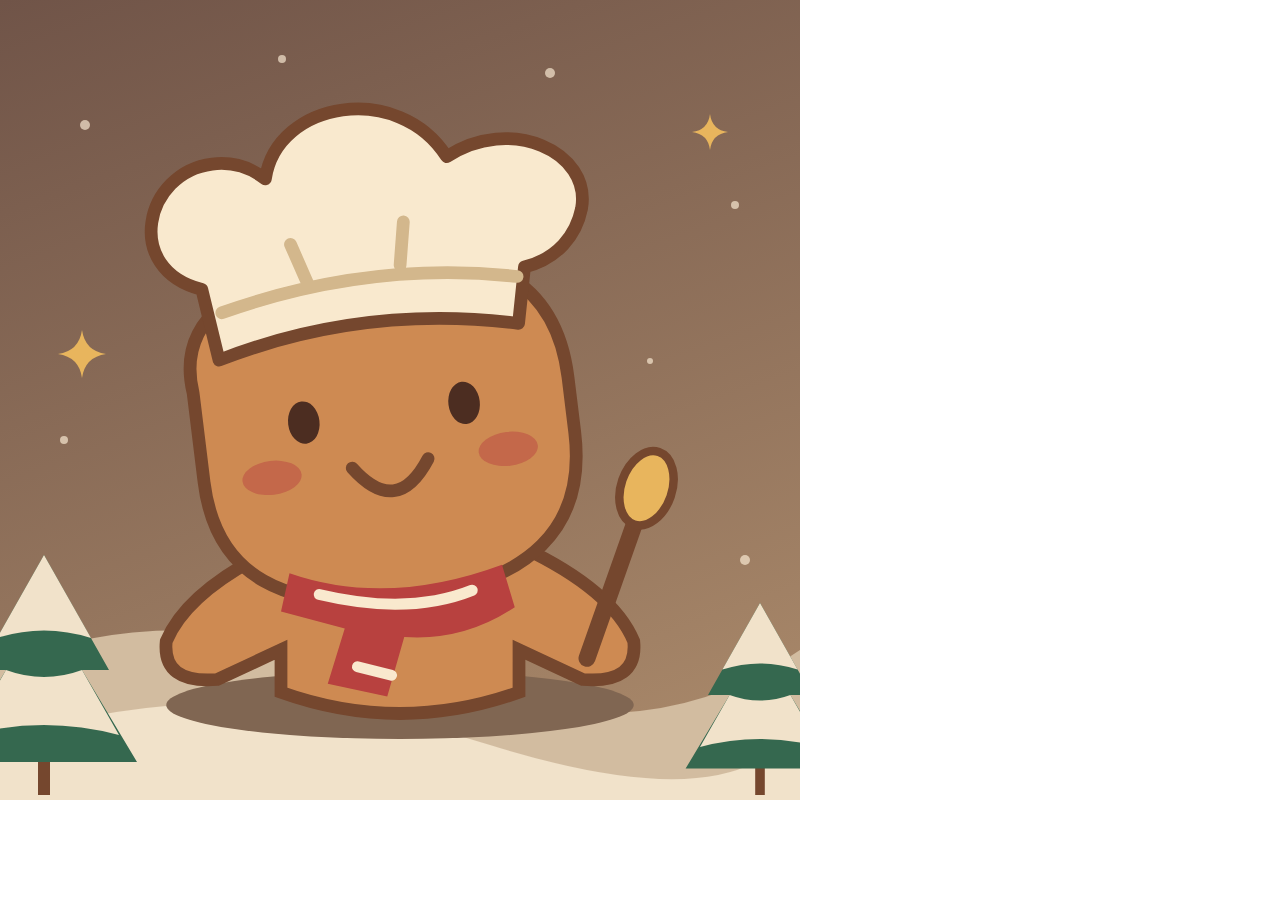
<file: dev/icon-preview.html>
<!doctype html><meta charset="utf-8"><title>Flowerbed icon — 800×800</title><style>@font-face{font-family:Comfortaa;src:url('../fonts/Comfortaa.ttf')} :root{--art-0:#35684f;--art-1:#4c2d21;--art-2:#4fb892;--art-3:#573421;--art-4:#594031;--art-5:#63361f;--art-6:#654b3c;--art-7:#705448;--art-8:#75472e;--art-9:#806652;--art-10:#8a5fc2;--art-11:#ad8c6c;--art-12:#b8413f;--art-13:#ce8a52;--art-14:#d2bca0;--art-15:#d3b78c;--art-16:#e8863f;--art-17:#e8b55d;--art-18:#e8c23a;--art-19:#f1e2ca;--art-20:#f9e9ce;--art-21:#fff0d9;--sky:var(--art-7);--sand:var(--art-11);--cream:var(--art-21);--panel:var(--art-20);--panel-border:var(--art-15);--ink:var(--art-1);--cookie:var(--art-13);--crust:var(--art-8);--berry:var(--art-12);--gold:var(--art-17);--snow-shadow:var(--art-9);--pine:var(--art-0);--snow:var(--art-19);--hill:var(--art-14)}
:root{--icon-size:800px;--hero-size:680px;--hero-x:60px;--hero-y:76px}html,body{margin:0;width:var(--icon-size);height:var(--icon-size);overflow:hidden}main{position:relative;isolation:isolate;width:var(--icon-size);height:var(--icon-size);overflow:hidden;background:linear-gradient(160deg,var(--sky),var(--sand))}.scene{position:absolute;inset:0;width:100%;height:100%;z-index:-1}.hero{position:absolute;left:var(--hero-x);top:var(--hero-y);width:var(--hero-size);height:var(--hero-size)}.hero svg{width:100%;height:100%;display:block}</style><main><svg class="scene" viewBox="0 0 800 800"><path d="M0 666Q180 590 410 676T800 650V800H0Z" fill="var(--hill)"/><path d="M0 740Q230 664 490 745T800 715V800H0Z" fill="var(--snow)"/><g fill="var(--cream)" opacity=".65"><circle cx="85" cy="125" r="5"/><circle cx="282" cy="59" r="4"/><circle cx="550" cy="73" r="5"/><circle cx="735" cy="205" r="4"/><circle cx="64" cy="440" r="4"/><circle cx="745" cy="560" r="5"/><circle cx="166" cy="272" r="3"/><circle cx="650" cy="361" r="3"/></g><g transform="translate(44 795)"><path d="M-6 0h12v-80H-6" fill="var(--crust)"/><path d="M0-240-65-125h27l-55 92H93l-55-92h27Z" fill="var(--pine)"/><path d="M0-240-46 83q46-15 92 0Z" fill="none"/><path d="m0-240-47 83q47-15 94 0ZM-38-125l-37 65q75-20 150 0l-37-65q-38 14-76 0Z" fill="var(--snow)"/></g><g transform="translate(760 795) scale(.8)"><path d="M-6 0h12v-80H-6" fill="var(--crust)"/><path d="M0-240-65-125h27l-55 92H93l-55-92h27Z" fill="var(--pine)"/><path d="m0-240-47 83q47-15 94 0ZM-38-125l-37 65q75-20 150 0l-37-65q-38 14-76 0Z" fill="var(--snow)"/></g><path d="M82 330q3 21 24 24-21 3-24 24-3-21-24-24 21-3 24-24Zm628-216q2 16 18 18-16 2-18 18-2-16-18-18 16-2 18-18Z" fill="var(--gold)"/></svg><div class="hero"><svg viewBox="0 0 160 160" aria-hidden="true"><ellipse cx="80" cy="148" rx="55" ry="8" fill="var(--snow-shadow)"/>
    <path d="M51 111q-21 10-26 22-1 10 12 9l15-7v10q28 10 56 0v-10l15 7q13 1 12-9-5-12-26-22" fill="var(--cookie)" stroke="var(--crust)" stroke-width="3"/>
    <g transform="rotate(-7 80 110)"><path d="M36 69Q33 43 79 42q45 0 45 34v13q0 34-44 34-44 0-44-33Z" fill="var(--cookie)" stroke="var(--crust)" stroke-width="3"/>
    <path d="M43 62l-2-17c-18-7-10-29 6-29 5 0 9 2 12 5 5-18 34-19 43 0 16-8 34 3 30 16-2 6-7 11-15 12l-3 13q-36-9-71 0Z" fill="var(--panel)" stroke="var(--crust)" stroke-width="3" stroke-linejoin="round"/>
    <path d="M45 51q36-8 70 0m-49-4-3-10m25 8 2-10" fill="none" stroke="var(--panel-border)" stroke-width="3" stroke-linecap="round"/>
    <ellipse cx="61" cy="79" rx="3.7" ry="5" fill="var(--ink)"/><ellipse cx="99" cy="79" rx="3.7" ry="5" fill="var(--ink)"/>
    <path d="M71 91q9 13 18 0" fill="none" stroke="var(--crust)" stroke-width="3" stroke-linecap="round"/>
    <ellipse cx="52" cy="91" rx="7" ry="4" fill="var(--berry)" opacity=".46"/><ellipse cx="108" cy="91" rx="7" ry="4" fill="var(--berry)" opacity=".46"/></g>
    <path d="M54 117q23 8 50-2l3 10q-12 8-26 7l-4 14-14-3 4-13-15-4Z" fill="var(--berry)"/>
    <path d="M61 122q21 5 36-1m-27 18 8 2" fill="none" stroke="var(--panel)" stroke-width="2.6" stroke-linecap="round"/>
    <path d="m124 137 12-34" stroke="var(--crust)" stroke-width="4" stroke-linecap="round"/><ellipse cx="138" cy="97" rx="6" ry="9" transform="rotate(19 138 97)" fill="var(--gold)" stroke="var(--crust)" stroke-width="2"/></svg></div></main>
</file>
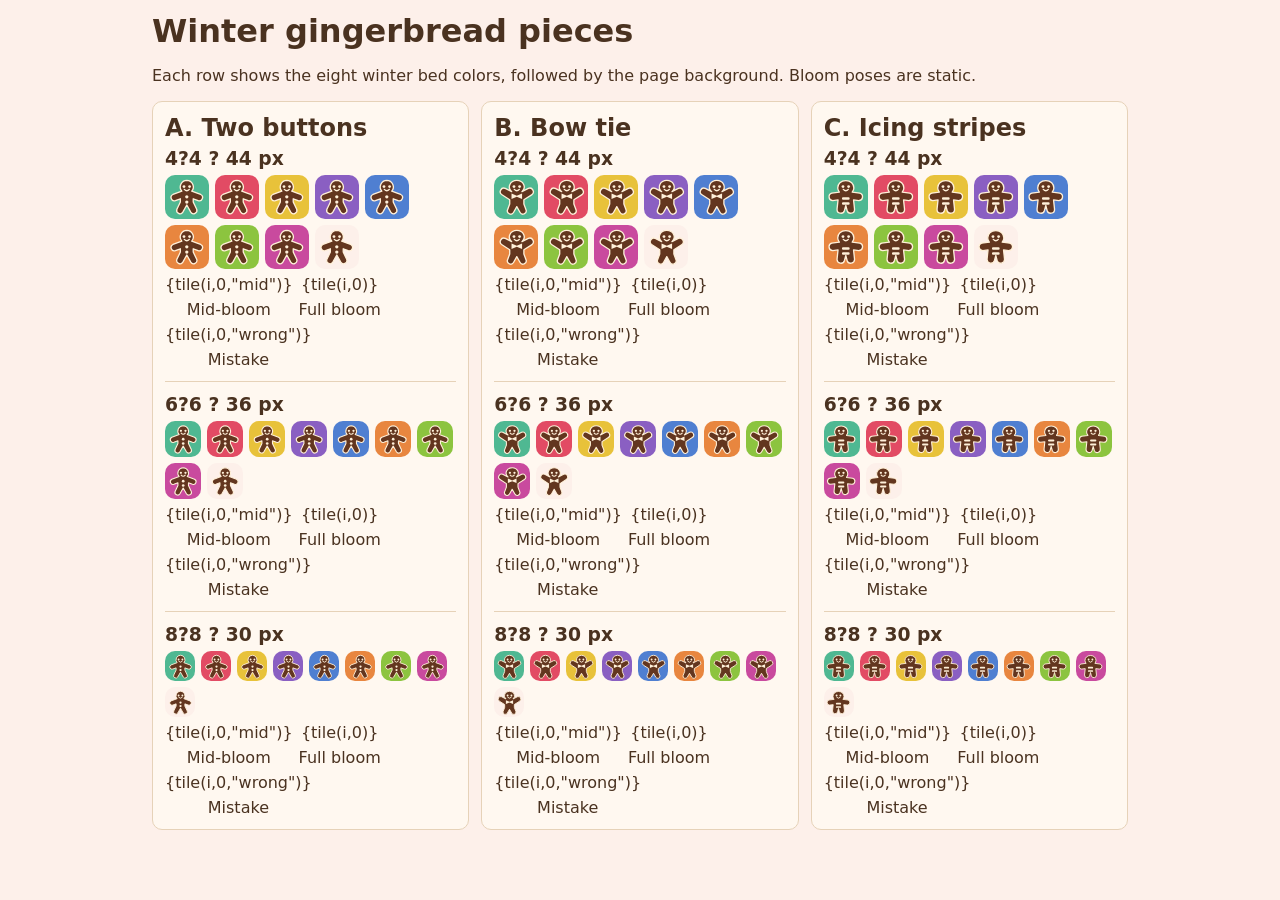
<file: dev/piece-preview.html>
<!doctype html>
<html lang="en">
<meta charset="utf-8">
<meta name="viewport" content="width=device-width, initial-scale=1">
<title>Winter gingerbread pieces</title>
<style>
:root {
  color-scheme: light;
  --page: #fdf0ea; --ink: #4a3220; --panel: #fff8f0; --line: #e6d2b8;
  --cookie: #63361f; --icing: #fff0d9; --red: #aa292e;
  --mint: #4fb892; --strawberry: #e24b64; --lemon: #e8c23a; --grape: #8a5fc2;
  --blueberry: #4f7fd1; --orange: #e8863f; --lime: #8cc43f; --bubblegum: #c94a9e;
  --gap: 6px; --space: 12px; --radius: 10px; --edge: 1px;
  --size-4: 44px; --size-6: 36px; --size-8: 30px;
  --art-size: 90%; --mid-scale: .68; --mid-angle: -8deg;
  --max-width: 1000px; --column-width: 280px;
}
* {box-sizing:border-box}
body {margin:0; background:var(--page); color:var(--ink); font-family:system-ui,sans-serif}
main {max-width:var(--max-width); margin:auto; padding:var(--space)}
.layout {display:grid;grid-template-columns:repeat(auto-fit,minmax(min(100%,var(--column-width)),1fr));gap:var(--space)}
section {min-width:0;background:var(--panel);border:var(--edge) solid var(--line);border-radius:var(--radius);padding:var(--space)}
h1,h2,h3 {margin:0 0 var(--gap)}
.scale + .scale {margin-top:var(--space);padding-top:var(--space);border-top:var(--edge) solid var(--line)}
.size-4 {--tile:var(--size-4)} .size-6 {--tile:var(--size-6)} .size-8 {--tile:var(--size-8)}
.swatches,.states {display:flex;flex-wrap:wrap;gap:var(--gap)}
.states {margin-top:var(--gap)}
.states div {display:grid;justify-items:center;gap:var(--gap)}
.tile {width:var(--tile);height:var(--tile);display:grid;place-items:center;border-radius:var(--radius)}
.tile svg {width:var(--art-size);height:var(--art-size)}
.mid svg {transform:scale(var(--mid-scale)) rotate(var(--mid-angle))}
.bed-0 {background:var(--mint)} .bed-1 {background:var(--strawberry)}
.bed-2 {background:var(--lemon)} .bed-3 {background:var(--grape)}
.bed-4 {background:var(--blueberry)} .bed-5 {background:var(--orange)}
.bed-6 {background:var(--lime)} .bed-7 {background:var(--bubblegum)}
.bed-8 {background:var(--page)}
</style>
<svg width="0" height="0" aria-hidden="true" style="position:absolute"><defs><symbol id="piece-0" viewBox="0 0 24 24"><path d="M12 2a4 4 0 0 1 3 6.6l5.4 2a2 2 0 0 1-1.5 3.7l-3-1.1v2l2.1 4.4a2 2 0 0 1-3.6 1.7L12 17l-2.4 4.3A2 2 0 0 1 6 19.6l2.1-4.4v-2l-3 1.1a2 2 0 0 1-1.5-3.7l5.4-2A4 4 0 0 1 12 2Z" fill="var(--cookie)" stroke="var(--icing)" stroke-width=".8" stroke-linejoin="round"/><g fill="var(--icing)"><circle cx="10.3" cy="5.8" r=".85"/><circle cx="13.7" cy="5.8" r=".85"/><path d="M10.5 7.5q1.5 1.6 3 0" fill="none" stroke="var(--icing)" stroke-width=".85" stroke-linecap="round"/><circle cx="12" cy="12" r="1"/><circle cx="12" cy="15.2" r="1"/></g></symbol><symbol id="piece-1" viewBox="0 0 24 24"><path d="M12 2a4.5 4 0 0 1 3.1 6.9l3.9-2a2.2 2.2 0 0 1 2 3.9l-4.7 3v2.6l1.4 3.7a2 2 0 0 1-3.7 1.4L12 18l-2 3.5a2 2 0 0 1-3.7-1.4l1.4-3.7v-2.6L3 10.8a2.2 2.2 0 0 1 2-3.9l3.9 2A4.5 4 0 0 1 12 2Z" fill="var(--cookie)" stroke="var(--icing)" stroke-width=".8" stroke-linejoin="round"/><g fill="var(--icing)"><circle cx="10.3" cy="5.8" r=".85"/><circle cx="13.7" cy="5.8" r=".85"/><path d="M10.5 7.5q1.5 1.6 3 0" fill="none" stroke="var(--icing)" stroke-width=".85" stroke-linecap="round"/><path d="m8.8 10 3.2 1.4 3.2-1.4v3.4L12 12l-3.2 1.4Z"/></g></symbol><symbol id="piece-2" viewBox="0 0 24 24"><path d="M12 2.2c3 0 4.9 2 4.9 4.5 0 1-.5 1.8-1 2.5l4.6.6a2.3 2.3 0 0 1-.6 4.5l-3.2-.4.6 5.6a2.3 2.3 0 0 1-4.5.8l-.8-3-.8 3a2.3 2.3 0 0 1-4.5-.8l.6-5.6-3.2.4a2.3 2.3 0 0 1-.6-4.5l4.6-.6c-.5-.7-1-1.5-1-2.5 0-2.5 1.9-4.5 4.9-4.5Z" fill="var(--cookie)" stroke="var(--icing)" stroke-width=".8" stroke-linejoin="round"/><g fill="var(--icing)"><circle cx="10.3" cy="5.8" r=".85"/><circle cx="13.7" cy="5.8" r=".85"/><path d="M10.5 7.5q1.5 1.6 3 0" fill="none" stroke="var(--icing)" stroke-width=".85" stroke-linecap="round"/><path d="M10.4 13h3.2m-3.2 3h3.2" fill="none" stroke="var(--icing)" stroke-width="1.5" stroke-linecap="round"/></g></symbol><symbol id="mistake" viewBox="0 0 24 24"><path d="m6 6 12 12M18 6 6 18" stroke="var(--icing)" stroke-width="5" stroke-linecap="round"/><path d="m6 6 12 12M18 6 6 18" stroke="var(--red)" stroke-width="3" stroke-linecap="round"/></symbol></defs></svg>
<main><h1>Winter gingerbread pieces</h1><p>Each row shows the eight winter bed colors, followed by the page background. Bloom poses are static.</p><div class="layout">
<section><h2>A. Two buttons</h2><div class="scale size-4"><h3>4?4 ? 44 px</h3><div class="swatches" aria-label="Eight winter beds and the page background"><span class="tile bed-0 "><svg aria-hidden="true"><use href="#piece-0"/></svg></span><span class="tile bed-1 "><svg aria-hidden="true"><use href="#piece-0"/></svg></span><span class="tile bed-2 "><svg aria-hidden="true"><use href="#piece-0"/></svg></span><span class="tile bed-3 "><svg aria-hidden="true"><use href="#piece-0"/></svg></span><span class="tile bed-4 "><svg aria-hidden="true"><use href="#piece-0"/></svg></span><span class="tile bed-5 "><svg aria-hidden="true"><use href="#piece-0"/></svg></span><span class="tile bed-6 "><svg aria-hidden="true"><use href="#piece-0"/></svg></span><span class="tile bed-7 "><svg aria-hidden="true"><use href="#piece-0"/></svg></span><span class="tile bed-8 "><svg aria-hidden="true"><use href="#piece-0"/></svg></span></div><div class="states"><div>{tile(i,0,"mid")}<span>Mid-bloom</span></div><div>{tile(i,0)}<span>Full bloom</span></div><div>{tile(i,0,"wrong")}<span>Mistake</span></div></div></div><div class="scale size-6"><h3>6?6 ? 36 px</h3><div class="swatches" aria-label="Eight winter beds and the page background"><span class="tile bed-0 "><svg aria-hidden="true"><use href="#piece-0"/></svg></span><span class="tile bed-1 "><svg aria-hidden="true"><use href="#piece-0"/></svg></span><span class="tile bed-2 "><svg aria-hidden="true"><use href="#piece-0"/></svg></span><span class="tile bed-3 "><svg aria-hidden="true"><use href="#piece-0"/></svg></span><span class="tile bed-4 "><svg aria-hidden="true"><use href="#piece-0"/></svg></span><span class="tile bed-5 "><svg aria-hidden="true"><use href="#piece-0"/></svg></span><span class="tile bed-6 "><svg aria-hidden="true"><use href="#piece-0"/></svg></span><span class="tile bed-7 "><svg aria-hidden="true"><use href="#piece-0"/></svg></span><span class="tile bed-8 "><svg aria-hidden="true"><use href="#piece-0"/></svg></span></div><div class="states"><div>{tile(i,0,"mid")}<span>Mid-bloom</span></div><div>{tile(i,0)}<span>Full bloom</span></div><div>{tile(i,0,"wrong")}<span>Mistake</span></div></div></div><div class="scale size-8"><h3>8?8 ? 30 px</h3><div class="swatches" aria-label="Eight winter beds and the page background"><span class="tile bed-0 "><svg aria-hidden="true"><use href="#piece-0"/></svg></span><span class="tile bed-1 "><svg aria-hidden="true"><use href="#piece-0"/></svg></span><span class="tile bed-2 "><svg aria-hidden="true"><use href="#piece-0"/></svg></span><span class="tile bed-3 "><svg aria-hidden="true"><use href="#piece-0"/></svg></span><span class="tile bed-4 "><svg aria-hidden="true"><use href="#piece-0"/></svg></span><span class="tile bed-5 "><svg aria-hidden="true"><use href="#piece-0"/></svg></span><span class="tile bed-6 "><svg aria-hidden="true"><use href="#piece-0"/></svg></span><span class="tile bed-7 "><svg aria-hidden="true"><use href="#piece-0"/></svg></span><span class="tile bed-8 "><svg aria-hidden="true"><use href="#piece-0"/></svg></span></div><div class="states"><div>{tile(i,0,"mid")}<span>Mid-bloom</span></div><div>{tile(i,0)}<span>Full bloom</span></div><div>{tile(i,0,"wrong")}<span>Mistake</span></div></div></div></section>
<section><h2>B. Bow tie</h2><div class="scale size-4"><h3>4?4 ? 44 px</h3><div class="swatches" aria-label="Eight winter beds and the page background"><span class="tile bed-0 "><svg aria-hidden="true"><use href="#piece-1"/></svg></span><span class="tile bed-1 "><svg aria-hidden="true"><use href="#piece-1"/></svg></span><span class="tile bed-2 "><svg aria-hidden="true"><use href="#piece-1"/></svg></span><span class="tile bed-3 "><svg aria-hidden="true"><use href="#piece-1"/></svg></span><span class="tile bed-4 "><svg aria-hidden="true"><use href="#piece-1"/></svg></span><span class="tile bed-5 "><svg aria-hidden="true"><use href="#piece-1"/></svg></span><span class="tile bed-6 "><svg aria-hidden="true"><use href="#piece-1"/></svg></span><span class="tile bed-7 "><svg aria-hidden="true"><use href="#piece-1"/></svg></span><span class="tile bed-8 "><svg aria-hidden="true"><use href="#piece-1"/></svg></span></div><div class="states"><div>{tile(i,0,"mid")}<span>Mid-bloom</span></div><div>{tile(i,0)}<span>Full bloom</span></div><div>{tile(i,0,"wrong")}<span>Mistake</span></div></div></div><div class="scale size-6"><h3>6?6 ? 36 px</h3><div class="swatches" aria-label="Eight winter beds and the page background"><span class="tile bed-0 "><svg aria-hidden="true"><use href="#piece-1"/></svg></span><span class="tile bed-1 "><svg aria-hidden="true"><use href="#piece-1"/></svg></span><span class="tile bed-2 "><svg aria-hidden="true"><use href="#piece-1"/></svg></span><span class="tile bed-3 "><svg aria-hidden="true"><use href="#piece-1"/></svg></span><span class="tile bed-4 "><svg aria-hidden="true"><use href="#piece-1"/></svg></span><span class="tile bed-5 "><svg aria-hidden="true"><use href="#piece-1"/></svg></span><span class="tile bed-6 "><svg aria-hidden="true"><use href="#piece-1"/></svg></span><span class="tile bed-7 "><svg aria-hidden="true"><use href="#piece-1"/></svg></span><span class="tile bed-8 "><svg aria-hidden="true"><use href="#piece-1"/></svg></span></div><div class="states"><div>{tile(i,0,"mid")}<span>Mid-bloom</span></div><div>{tile(i,0)}<span>Full bloom</span></div><div>{tile(i,0,"wrong")}<span>Mistake</span></div></div></div><div class="scale size-8"><h3>8?8 ? 30 px</h3><div class="swatches" aria-label="Eight winter beds and the page background"><span class="tile bed-0 "><svg aria-hidden="true"><use href="#piece-1"/></svg></span><span class="tile bed-1 "><svg aria-hidden="true"><use href="#piece-1"/></svg></span><span class="tile bed-2 "><svg aria-hidden="true"><use href="#piece-1"/></svg></span><span class="tile bed-3 "><svg aria-hidden="true"><use href="#piece-1"/></svg></span><span class="tile bed-4 "><svg aria-hidden="true"><use href="#piece-1"/></svg></span><span class="tile bed-5 "><svg aria-hidden="true"><use href="#piece-1"/></svg></span><span class="tile bed-6 "><svg aria-hidden="true"><use href="#piece-1"/></svg></span><span class="tile bed-7 "><svg aria-hidden="true"><use href="#piece-1"/></svg></span><span class="tile bed-8 "><svg aria-hidden="true"><use href="#piece-1"/></svg></span></div><div class="states"><div>{tile(i,0,"mid")}<span>Mid-bloom</span></div><div>{tile(i,0)}<span>Full bloom</span></div><div>{tile(i,0,"wrong")}<span>Mistake</span></div></div></div></section>
<section><h2>C. Icing stripes</h2><div class="scale size-4"><h3>4?4 ? 44 px</h3><div class="swatches" aria-label="Eight winter beds and the page background"><span class="tile bed-0 "><svg aria-hidden="true"><use href="#piece-2"/></svg></span><span class="tile bed-1 "><svg aria-hidden="true"><use href="#piece-2"/></svg></span><span class="tile bed-2 "><svg aria-hidden="true"><use href="#piece-2"/></svg></span><span class="tile bed-3 "><svg aria-hidden="true"><use href="#piece-2"/></svg></span><span class="tile bed-4 "><svg aria-hidden="true"><use href="#piece-2"/></svg></span><span class="tile bed-5 "><svg aria-hidden="true"><use href="#piece-2"/></svg></span><span class="tile bed-6 "><svg aria-hidden="true"><use href="#piece-2"/></svg></span><span class="tile bed-7 "><svg aria-hidden="true"><use href="#piece-2"/></svg></span><span class="tile bed-8 "><svg aria-hidden="true"><use href="#piece-2"/></svg></span></div><div class="states"><div>{tile(i,0,"mid")}<span>Mid-bloom</span></div><div>{tile(i,0)}<span>Full bloom</span></div><div>{tile(i,0,"wrong")}<span>Mistake</span></div></div></div><div class="scale size-6"><h3>6?6 ? 36 px</h3><div class="swatches" aria-label="Eight winter beds and the page background"><span class="tile bed-0 "><svg aria-hidden="true"><use href="#piece-2"/></svg></span><span class="tile bed-1 "><svg aria-hidden="true"><use href="#piece-2"/></svg></span><span class="tile bed-2 "><svg aria-hidden="true"><use href="#piece-2"/></svg></span><span class="tile bed-3 "><svg aria-hidden="true"><use href="#piece-2"/></svg></span><span class="tile bed-4 "><svg aria-hidden="true"><use href="#piece-2"/></svg></span><span class="tile bed-5 "><svg aria-hidden="true"><use href="#piece-2"/></svg></span><span class="tile bed-6 "><svg aria-hidden="true"><use href="#piece-2"/></svg></span><span class="tile bed-7 "><svg aria-hidden="true"><use href="#piece-2"/></svg></span><span class="tile bed-8 "><svg aria-hidden="true"><use href="#piece-2"/></svg></span></div><div class="states"><div>{tile(i,0,"mid")}<span>Mid-bloom</span></div><div>{tile(i,0)}<span>Full bloom</span></div><div>{tile(i,0,"wrong")}<span>Mistake</span></div></div></div><div class="scale size-8"><h3>8?8 ? 30 px</h3><div class="swatches" aria-label="Eight winter beds and the page background"><span class="tile bed-0 "><svg aria-hidden="true"><use href="#piece-2"/></svg></span><span class="tile bed-1 "><svg aria-hidden="true"><use href="#piece-2"/></svg></span><span class="tile bed-2 "><svg aria-hidden="true"><use href="#piece-2"/></svg></span><span class="tile bed-3 "><svg aria-hidden="true"><use href="#piece-2"/></svg></span><span class="tile bed-4 "><svg aria-hidden="true"><use href="#piece-2"/></svg></span><span class="tile bed-5 "><svg aria-hidden="true"><use href="#piece-2"/></svg></span><span class="tile bed-6 "><svg aria-hidden="true"><use href="#piece-2"/></svg></span><span class="tile bed-7 "><svg aria-hidden="true"><use href="#piece-2"/></svg></span><span class="tile bed-8 "><svg aria-hidden="true"><use href="#piece-2"/></svg></span></div><div class="states"><div>{tile(i,0,"mid")}<span>Mid-bloom</span></div><div>{tile(i,0)}<span>Full bloom</span></div><div>{tile(i,0,"wrong")}<span>Mistake</span></div></div></div></section>
</div></main>
</html>
</file>
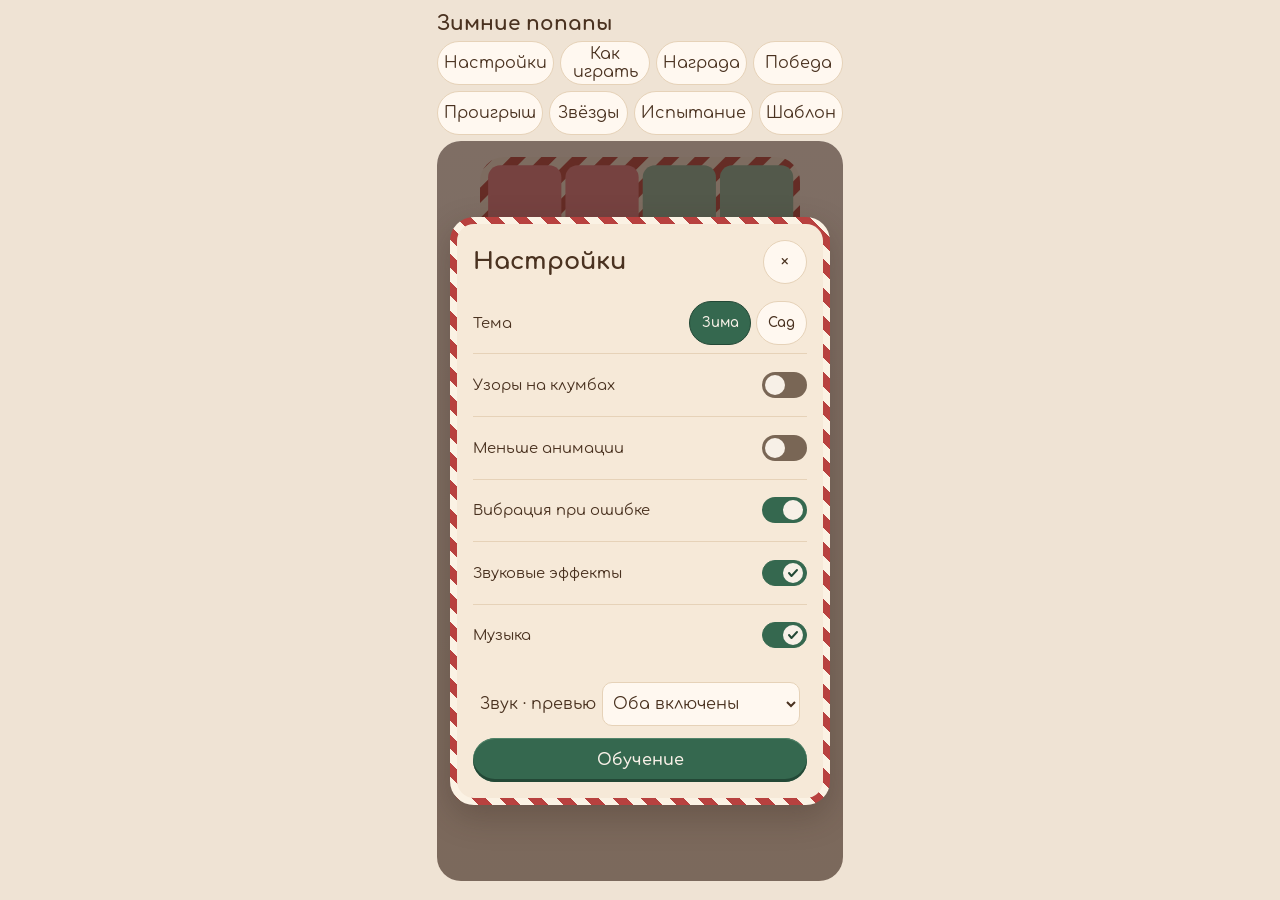
<file: dev/popup-preview.html>
<!doctype html>
<html lang="ru" data-theme="winter">
<head>
<meta charset="utf-8">
<meta name="viewport" content="width=device-width, initial-scale=1">
<title>Клумба — зимние попапы</title>
<link rel="stylesheet" href="../css/style.css">
<link rel="stylesheet" href="../css/winter-ornaments.css">
<link rel="stylesheet" href="../css/winter-popups.css">
<link rel="stylesheet" href="../css/daily-gift.css">
<link rel="stylesheet" href="../css/winter-win.css">
<style>
:root {
  --preview-page: #efe3d4;
  --preview-frame-ink: #e6d2b8;
  --preview-frame-cream: #fff8f0;
  --preview-frame-sand: #f6e9d8;
  --preview-width: 430px;
  --preview-height: 740px;
  --preview-board-size: 320px;
  --preview-top-space: 90px;
  --bed-a: #e67c8a;
  --bed-b: #85beaa;
  --bed-c: #eabf59;
  --bed-d: #86a9d8;
  --stripe-cream: var(--winter-candy-cream);
  --berry: var(--winter-candy-red);
  --board-frame-bg: repeating-linear-gradient(45deg,
    var(--winter-candy-red) 0 var(--winter-plaque-band),
    var(--winter-candy-cream) var(--winter-plaque-band) calc(2 * var(--winter-plaque-band)));
}
body { background: var(--preview-page); }
main { width: min(100%, var(--preview-width)); margin-inline: auto; padding: var(--winter-plaque-margin); }
h1 { margin: 0 0 var(--winter-ui-gap); font-size: 1.25rem; }
nav { display: flex; flex-wrap: wrap; gap: var(--winter-ui-gap); margin-bottom: var(--winter-ui-gap); }
nav a {
  display: grid;
  place-items: center;
  flex: 1;
  min-height: var(--winter-touch);
  padding-inline: var(--winter-ui-gap);
  border: var(--winter-plaque-rule) solid var(--preview-frame-ink);
  border-radius: var(--radius-pill);
  background: var(--preview-frame-cream);
  color: var(--ink);
  text-align: center;
  text-decoration: none;
}
nav a:focus-visible { outline: var(--winter-focus-width) solid var(--pine); }
.phone {
  position: relative;
  isolation: isolate;
  overflow: hidden;
  height: min(var(--preview-height), calc(100dvh - var(--preview-top-space)));
  border-radius: var(--winter-plaque-radius);
  background: linear-gradient(var(--preview-frame-cream), var(--preview-frame-sand));
}
.scene { display: grid; justify-items: center; padding: var(--winter-plaque-padding); }
.preview-board { width: min(100%, var(--preview-board-size)); }
.phone > .overlay { position: absolute; }
.phone > :is(#how, #example, #daily, #winPreview, #losePreview, #starsPreview, #challengePreview) { display: none; }
body:has(#show-how:target) #how,
body:has(#show-example:target) #example,
body:has(#show-daily:target) #daily,
body:has(#show-win:target) #winPreview,
body:has(#show-lose:target) #losePreview,
body:has(#show-stars:target) #starsPreview,
body:has(#show-challenge:target) #challengePreview { display: flex; }
body:has(#show-how:target, #show-example:target, #show-daily:target, #show-win:target, #show-lose:target, #show-stars:target, #show-challenge:target, #preview-closed:target) #settings { display: none; }
.tutorial-board { grid-template-columns: repeat(4, 1fr); grid-template-rows: repeat(4, 1fr); }
.preview-empty { min-height: calc(3 * var(--winter-touch)); }
.preview-empty h2 { padding-inline: var(--winter-touch); }
.preview-daily-label {
  display: flex;
  flex-wrap: wrap;
  justify-content: center;
  align-items: center;
  gap: var(--daily-gap);
  margin-top: var(--winter-plaque-padding);
}
.preview-daily-label select {
  min-height: var(--winter-touch);
  max-width: 100%;
  padding-inline: var(--daily-gap);
  color: var(--ink);
  background: var(--panel);
  border: var(--winter-plaque-rule) solid var(--panel-border);
  border-radius: var(--radius-md);
  font: inherit;
}
.preview-daily-label select:focus-visible { outline: var(--winter-focus-width) solid var(--pine); }
.winter-streak-dots[hidden] { display: none; }
#previewStreakBonus svg { width: var(--winter-status-icon); height: var(--winter-status-icon); }
</style>
</head>
<body>
<main>
  <h1 id="preview-closed">Зимние попапы</h1>
  <nav aria-label="Выбор попапа">
    <a id="show-settings" href="#show-settings">Настройки</a>
    <a id="show-how" href="#show-how">Как играть</a>
    <a id="show-daily" href="#show-daily">Награда</a>
    <a id="show-win" href="#show-win">Победа</a>
    <a id="show-lose" href="#show-lose">Проигрыш</a>
    <a id="show-stars" href="#show-stars">Звёзды</a>
    <a id="show-challenge" href="#show-challenge">Испытание</a>
    <a id="show-example" href="#show-example">Шаблон</a>
  </nav>
  <div class="phone">
    <div class="scene" aria-hidden="true"><svg class="preview-board" viewBox="0 0 236 236" aria-hidden="true">
        <defs>
          <pattern id="rim" width="16" height="16" patternUnits="userSpaceOnUse" patternTransform="rotate(45)">
            <rect width="16" height="16" fill="var(--stripe-cream)"/>
            <rect width="8" height="16" fill="var(--berry)"/>
          </pattern>
          <rect id="tile" width="54" height="54" rx="9"/>
        </defs>
        <rect width="236" height="236" rx="18" fill="url(#rim)"/>
        <g transform="translate(6 6)">
          <use href="#tile" fill="var(--bed-a)"/><use href="#tile" x="57" fill="var(--bed-a)"/>
          <use href="#tile" x="114" fill="var(--bed-b)"/><use href="#tile" x="171" fill="var(--bed-b)"/>
          <use href="#tile" y="57" fill="var(--bed-a)"/><use href="#tile" x="57" y="57" fill="var(--bed-b)"/>
          <use href="#tile" x="114" y="57" fill="var(--bed-b)"/><use href="#tile" x="171" y="57" fill="var(--bed-c)"/>
          <use href="#tile" y="114" fill="var(--bed-d)"/><use href="#tile" x="57" y="114" fill="var(--bed-d)"/>
          <use href="#tile" x="114" y="114" fill="var(--bed-c)"/><use href="#tile" x="171" y="114" fill="var(--bed-c)"/>
          <use href="#tile" y="171" fill="var(--bed-d)"/><use href="#tile" x="57" y="171" fill="var(--bed-d)"/>
          <use href="#tile" x="114" y="171" fill="var(--bed-c)"/><use href="#tile" x="171" y="171" fill="var(--bed-c)"/>
        </g>
      </svg></div>
    <div class="overlay settings-overlay winter-plaque-overlay" id="settings">
    <div class="overlay-card settings-card winter-plaque">
      <h2 id="settingsTitleText">Настройки</h2>
      <div class="settings-row">
        <span class="settings-row-label" id="themeLabelText">Тема</span>
        <div class="theme-switch" id="themeSwitch" role="group">
          <button class="theme-option active" id="themeWinterButton" type="button">Зима</button>
          <button class="theme-option" id="themeGardenButton" type="button">Сад</button>
        </div>
      </div>
      <div class="settings-row">
        <span class="settings-row-label" id="patternsToggleLabelText">Узоры на клумбах</span>
        <button class="toggle-switch" id="patternsToggle" type="button" aria-pressed="false"><span class="toggle-knob"></span></button>
      </div>
      <div class="settings-row">
        <span class="settings-row-label" id="reduceMotionLabelText">Меньше анимации</span>
        <button class="toggle-switch" id="reduceMotionToggle" type="button" aria-pressed="false"><span class="toggle-knob"></span></button>
      </div>
      <div class="settings-row">
        <div class="settings-row-text">
          <span class="settings-row-label" id="vibrationLabelText">Вибрация при ошибке</span>
          <span class="settings-row-note" id="vibrationUnsupportedNote" hidden>Не поддерживается на этом устройстве</span>
        </div>
        <button class="toggle-switch" id="vibrationToggle" type="button" aria-pressed="true"><span class="toggle-knob"></span></button>
      </div>
      <div class="settings-row setting-sfx">
        <span class="settings-row-label">Звуковые эффекты</span>
        <button class="toggle-switch" type="button" aria-label="Звуковые эффекты" aria-pressed="true"><span class="toggle-knob"></span></button>
      </div>
      <div class="settings-row setting-music">
        <span class="settings-row-label">Музыка</span>
        <button class="toggle-switch" type="button" aria-label="Музыка" aria-pressed="true"><span class="toggle-knob"></span></button>
      </div>
      <label class="preview-daily-label">Звук · превью
        <select id="preview-audio-state">
          <option value="on">Оба включены</option>
          <option value="mixed">Музыка выключена</option>
          <option value="off">Оба выключены</option>
        </select>
      </label>
      <button class="replay-tutorial-button winter-plaque-primary" id="replayTutorialButton" type="button">Обучение</button>
      <button class="overlay-close-button" id="settingsCloseButton" type="button" aria-label="Закрыть" data-preview-close></button>
    </div>
    </div>
    <div class="overlay tutorial-overlay winter-plaque-overlay" id="how">
      <div class="tutorial-card winter-plaque" id="tutorialPlay">
        <div class="tutorial-mascot-row">
          <p class="tutorial-bubble">Дважды коснитесь клетки, чтобы поставить пряник</p>
        </div>
        <div class="tutorial-board-wrap">
          <div class="board tutorial-board"><div class="cell region-0 tutorial-dim"></div><div class="cell region-0 tutorial-active"></div><div class="cell region-1 tutorial-dim"></div><div class="cell region-1 tutorial-dim"></div><div class="cell region-0 tutorial-dim"></div><div class="cell region-0 tutorial-dim"></div><div class="cell region-2 tutorial-dim"></div><div class="cell region-1 tutorial-dim"></div><div class="cell region-3 tutorial-dim"></div><div class="cell region-2 tutorial-dim"></div><div class="cell region-2 tutorial-dim"></div><div class="cell region-1 tutorial-dim"></div><div class="cell region-3 tutorial-dim"></div><div class="cell region-3 tutorial-dim"></div><div class="cell region-2 tutorial-dim"></div><div class="cell region-2 tutorial-dim"></div></div>
        </div>
      </div>
    </div>
    <div class="overlay checkin-overlay daily-popup winter-plaque-overlay" id="daily">
      <div class="overlay-card checkin-card winter-plaque">
        <h2 id="checkinTitle"></h2>
        <div class="checkin-days" id="checkinDaysRow"></div>
        <p class="checkin-streak-line" id="checkinCurrentStreakText"></p>
        <p class="checkin-streak-line" id="checkinBestStreakText" hidden></p>
        <button class="winter-plaque-primary" id="checkinClaimButton" type="button"></button>
        <button class="overlay-close-button" type="button" aria-label="Закрыть" data-preview-close></button>
        <label class="preview-daily-label">
          Превью
          <select id="preview-daily-state">
            <option value="1">Доступна</option>
            <option value="claimed">Получена</option>
            <option value="4">День 4</option>
            <option value="7">День 7</option>
          </select>
        </label>
      </div>
    </div>
    <div class="overlay winter-plaque-overlay" id="winPreview">
      <div class="overlay-card winter-plaque winter-win">
        <div class="cell-mark win-flower" id="previewWinPiece"></div>
        <h2 class="result-text" id="previewWinTitle"></h2>
        <div class="stars star-pop" id="previewWinStars"></div>
        <p class="rank-title" id="previewWinRank"></p>
        <p id="previewWinPoints"></p>
        <p class="best-time" id="previewWinTime"></p>
        <div class="reward-badge" id="previewWinMilestone" hidden>
          <span class="helper-reward-icons" id="previewWinHelpers"></span>
          <span id="previewWinAmount"></span>
        </div>
        <p class="win-streak" id="previewStreak" hidden></p>
        <p class="win-streak-hint" id="previewStreakHint" hidden></p>
        <div class="winter-streak-dots" id="previewStreakDots" hidden></div>
        <div class="reward-badge win-streak-bonus" id="previewStreakBonus" hidden></div>
<div class="reward-badge challenge-reward" id="previewChallengeReward" hidden></div><p class="challenge-come-back-tomorrow" id="previewChallengeTomorrow" hidden></p>
        <button class="winter-plaque-primary" id="previewWinNext" type="button" data-preview-close></button>
        <label class="preview-daily-label">Превью
          <select id="preview-win-state">
            <option value="1">1 звезда</option>
            <option value="2">2 звезды</option>
            <option value="3">3 звезды</option>
            <option value="challenge">Победа в испытании</option><option value="streak2">Серия 2</option><option value="streak4">Серия 4</option><option value="streak5">Серия 5 · бонус</option>
            <option value="milestone">Праздничный уровень</option>
          </select>
        </label>
      </div>
    </div>
    <div class="overlay winter-plaque-overlay" id="losePreview">
      <div class="overlay-card winter-plaque winter-lose">
        <div class="winter-spent-decoration" aria-hidden="true"><span></span><span></span><span></span></div>
        <h2 id="previewLoseTitle"></h2><p id="previewLoseText"></p>
        <button class="winter-plaque-primary" id="previewLoseRetry" data-preview-close></button>
      </div>
    </div>
    <div class="overlay winter-plaque-overlay" id="starsPreview">
      <div class="overlay-card winter-plaque">
        <p class="menu-total-stars is-updated">★ 0</p>
        <p class="menu-total-stars is-updated">★ 999999</p>
      </div>
    </div>
    <div class="overlay winter-plaque-overlay" id="challengePreview">
      <div class="overlay-card winter-plaque">
        <h2>Ежедневное испытание</h2>
        <div class="menu-card">
          <button class="menu-button menu-daily-button daily-challenge-btn" data-state="locked" disabled><svg class="daily-challenge-icon" data-icon="lock" viewBox="0 0 24 24"></svg>Откроется на уровне 15</button>
          <button class="menu-button menu-daily-button daily-challenge-btn" data-state="available"><svg class="daily-challenge-icon" data-icon="gift" viewBox="0 0 24 24"></svg>Ежедневное испытание</button>
          <button class="menu-button menu-daily-button daily-challenge-btn" data-state="done" disabled><svg class="daily-challenge-icon" data-icon="check" viewBox="0 0 24 24"></svg>Испытание выполнено</button>
        </div>
      </div>
    </div>
    <div class="overlay winter-plaque-overlay" id="example">
      <div class="overlay-card winter-plaque preview-empty">
        <h2>Шаблон</h2>
        <button class="overlay-close-button" type="button" aria-label="Закрыть" data-preview-close></button>
      </div>
    </div>
  </div>
</main>
<script src="../js/i18n.js"></script>
<script src="../js/themes.js"></script>
<script src="../js/checkin.js"></script>
<script>
  Garden.themes.applyTheme('winter');
  document.getElementById('preview-audio-state').addEventListener('change', event => {
    document.querySelector('.setting-sfx button').setAttribute('aria-pressed', event.target.value !== 'off');
    document.querySelector('.setting-music button').setAttribute('aria-pressed', event.target.value === 'on');
  });
  const { checkin, themes, i18n } = Garden;
  const dailyState = document.getElementById('preview-daily-state');
  const claimButton = document.getElementById('checkinClaimButton');
  const plan = {
    day3Helper: 'snowman',
    day4Helper: 'random',
    day7Helpers: ['finder', 'random', 'snowman'],
  };

  let lastPreviewClaim = 1;

  function renderDailyPreview() {
    const claimed = dailyState.value === 'claimed';
    const next = claimed ? checkin.nextPositionAfter(lastPreviewClaim) : Number(dailyState.value);
    document.getElementById('checkinTitle').textContent = i18n.t('dailyCheckinButtonLabel');
    document.getElementById('checkinCurrentStreakText').textContent = i18n.t('dailyGiftDayLabel', { day: next });
    const tomorrow = document.getElementById('checkinBestStreakText');
    tomorrow.textContent = i18n.t('dailyGiftComeBackTomorrow');
    tomorrow.hidden = !claimed;
    claimButton.disabled = claimed;
    claimButton.textContent = i18n.t(claimed ? 'checkinClaimedButton' : 'checkinClaimButton');
    const cards = [];
    for (let day = 1; day <= checkin.CYCLE_LENGTH; day++) {
      const alreadyClaimed = claimed ? day <= lastPreviewClaim : day < next;
      const state = alreadyClaimed ? 'claimed' : day !== next ? 'upcoming' : claimed ? 'paused' : 'today';
      const rewards = checkin.rewardForDay(day, plan).map(({helperId, amount}) =>
        '<span class="daily-day-reward-item"><span class="helper-reward-icons">' +
        themes.getCurrentTheme().helperIconSvg(helperId) + '</span><span>+' + amount + '</span></span>'
      ).join('');
      cards.push('<div class="daily-day" data-day="' + day + '" data-special="' + checkin.isSpecialDay(day) +
        '" data-state="' + state + '"><div class="daily-day-mark">' + day +
        '</div><div class="daily-day-reward">' + rewards + '</div></div>');
    }
    document.getElementById('checkinDaysRow').innerHTML = cards.join('');
  }
  dailyState.addEventListener('change', () => {
    lastPreviewClaim = 1;
    renderDailyPreview();
  });
  claimButton.addEventListener('click', () => {
    lastPreviewClaim = Number(dailyState.value);
    dailyState.value = 'claimed';
    renderDailyPreview();
  });
  renderDailyPreview();
  const winSelect = document.getElementById('preview-win-state');
  function renderWinPreview() {
    const milestone = winSelect.value === 'milestone';
    const streak = winSelect.value.startsWith('streak') ? Number(winSelect.value.slice(6)) : 0;
    const rating = milestone || streak || winSelect.value === 'challenge' ? 3 : Number(winSelect.value);
    const starPath = 'M12 2l2.9 6.26L22 9.27l-5 5.13L18.18 22 12 18.56 5.82 22 7 14.4l-5-5.13 7.1-1.01L12 2z';
    document.getElementById('previewWinPiece').innerHTML = themes.getCurrentTheme().pieceArt();
    document.getElementById('previewWinTitle').textContent = i18n.t(rating === 3 ? 'resultPerfect' : 'resultDone');
    document.getElementById('previewWinStars').innerHTML = Array.from({length: 3}, (_, index) =>
      '<svg viewBox="0 0 24 24" class="star-' + (index < rating ? 'filled' : 'empty') +
      '" aria-hidden="true"><path d="' + starPath + '"/></svg>').join('');
    document.getElementById('previewWinRank').textContent = i18n.t(['', 'rankGardener', 'rankSkilledGardener', 'rankMasterGardener'][rating]);
    document.getElementById('previewWinPoints').textContent = i18n.t('scoreEarnedLabel', { amount: 120 });
    document.getElementById('previewWinTime').textContent = i18n.t('bestTimeLabel', { time: '01:24' });
    document.getElementById('previewWinMilestone').hidden = !milestone;
    document.getElementById('previewWinHelpers').innerHTML = ['finder', 'random', 'snowman'].map(id => themes.getCurrentTheme().helperIconSvg(id)).join('');
    document.getElementById('previewWinAmount').textContent = '+1';
    document.getElementById('previewStreak').hidden = !streak;
    document.getElementById('previewStreakHint').hidden = !streak;
    document.getElementById('previewStreakDots').hidden = !streak;
    document.getElementById('previewStreakBonus').hidden = streak !== 5;
    document.getElementById('previewStreak').textContent = i18n.t('winStreakLabel', { count: streak });
    document.getElementById('previewStreakHint').textContent = i18n.t('winStreakHint', { count: streak === 5 ? 5 : 5 - streak });
    document.getElementById('previewStreakDots').innerHTML = Array.from({length: 5}, (_, i) =>
      '<span class="' + (i < streak ? 'filled' : '') + '"></span>').join('');
    document.getElementById('previewStreakBonus').innerHTML = themes.getCurrentTheme().helperIconSvg('finder') + '<span>+1</span>';
    const challenge = winSelect.value === 'challenge';
    document.getElementById('previewChallengeReward').hidden = !challenge;
    document.getElementById('previewChallengeTomorrow').hidden = !challenge;
    document.getElementById('previewChallengeReward').innerHTML = '<span class="helper-reward-icons">' + themes.getCurrentTheme().helperIconSvg('finder') + '</span><span>+1</span>';
    document.getElementById('previewChallengeTomorrow').textContent = i18n.t('dailyGiftComeBackTomorrow');
    document.getElementById('previewWinNext').textContent = i18n.t(challenge ? 'challengeBackToMenuButton' : 'nextLevelButton');
  }
  winSelect.addEventListener('change', renderWinPreview);
  renderWinPreview();
  document.getElementById('previewLoseTitle').textContent = i18n.t('failTitle');
  document.getElementById('previewLoseText').textContent = i18n.t('failMessage');
  document.getElementById('previewLoseRetry').textContent = i18n.t('retryButton');
  document.getElementById('replayTutorialButton').addEventListener('click', () => { location.hash = 'show-how'; });
  document.querySelectorAll('[data-preview-close]').forEach(button => {
    button.addEventListener('click', () => { location.hash = 'preview-closed'; });
  });
  document.querySelectorAll('.toggle-switch').forEach(button => {
    button.addEventListener('click', () => {
      button.setAttribute('aria-pressed', button.getAttribute('aria-pressed') === 'false');
    });
  });
  document.querySelectorAll('.theme-option').forEach(button => {
    button.addEventListener('click', () => {
      document.querySelector('.theme-option.active').classList.remove('active');
      button.classList.add('active');
    });
  });
</script>
</body>
</html>
</file>
<file: css/style.css>
/* =====================================================================
   iOS/WebKit double-tap-zoom bug fix - ONE isolated block, kept at the
   top of this file on purpose. Everything else in css/ is the design
   agent's; no other touch-action/-webkit-user-select/-webkit-touch-callout
   rule should be added anywhere else in this file - this block is
   deliberately the single place they live (audited: no existing rule
   below sets touch-action to auto or any pan-*/pinch-zoom value that
   could re-enable zoom on a more specific selector - the only other
   touch-action values in this file are 'manipulation' on various buttons
   and 'none' on .board/.cell, both of which this block is compatible
   with/already assumes).

   touch-action: manipulation disables the browser's native double-tap-
   to-zoom gesture (and the legacy ~300ms tap delay) while still allowing
   normal panning/scrolling, so it never blocks a popup that needs to
   scroll. Set on html/body/#app/.screen, it becomes the EFFECTIVE MINIMUM
   for every descendant via the CSS touch-action ancestor-intersection
   rule (the "used value" for a hit-tested element is the intersection of
   its own computed touch-action and every ancestor's - a descendant can
   only restrict further, it can never loosen what an ancestor already
   disallowed). That means this alone already covers the board's own
   frame/gap padding, the top bar, rules cards, helper buttons, the menu,
   the loading screen, and every overlay - not just .board/.cell, which
   keep their own stronger touch-action: none, unchanged, elsewhere in
   this file.

   CSS alone is not reliable enough on iOS Safari-engine browsers to stop
   double-tap-zoom (a long-standing WebKit quirk, worse still in
   third-party WKWebView wrappers like Yandex Browser on iOS) - see
   js/main.js for the document-level gesturestart/gesturechange/gestureend
   (pinch) guard and the document-level, capture-phase touchend
   (double-tap) guard that make up the rest of the fix.

   -webkit-touch-callout/-webkit-user-select stop the long-press "callout"
   menu and stray text selection on the board, every button, and every
   overlay popup. */
html, body, #app, .screen {
  touch-action: manipulation;
}

.board, .cell, button, .overlay {
  -webkit-touch-callout: none;
  -webkit-user-select: none;
}

@font-face {
  font-family: 'Comfortaa';
  src: url('../fonts/Comfortaa.ttf') format('truetype');
  font-style: normal;
  font-weight: 300 700;
  font-display: swap;
}

:root {
  --font-ui: 'Segoe UI', 'Trebuchet MS', sans-serif;
  --bg-top: #16271c;
  --bg-bottom: #0a140e;
  --ink: #e9f1e7;
  --ink-soft: #9db3a1;
  --panel: #1d3426;
  --panel-soft: #28422f;
  --panel-border: #34503c;
  --accent: #4caf6e;
  --accent-ink: #11271a;
  --accent-glow: rgba(76, 175, 110, 0.55);

  --mark-ink: #233226;
  --mark-wrong: #e0574f;
  --mark-wrong-bg: rgba(224, 87, 79, 0.18);

  --drop-color: #5fc2e0;
  --drop-glow: rgba(95, 194, 224, 0.65);
  --drop-empty: #3a4f44;

  --pollen-color: #ffd866;
  --flower-center: #ffe17a;
  /* Decoupled from --pollen-color so a theme can re-color the ambient-mote
     glow, the check-in notification dot, and the "Perfect!" text
     independently of the mote's own fill - garden leaves all three pointed
     straight at --pollen-color (today's exact look), a light theme can't. */
  --particle-glow: var(--pollen-color);
  --notification-dot-color: var(--pollen-color);
  --result-perfect-color: var(--pollen-color);
  --star-filled-fill: #f2b705;
  --star-filled-stroke: #d99a2b;

  --overlay-scrim: rgba(7, 13, 9, 0.6);
  --board-frame: #0f1d14;
  /* The garden theme leaves this at the plain frame color; a theme can
     override it with something fancier (e.g. the winter candy-cane rim). */
  --board-frame-bg: var(--board-frame);

  --region-0: #c97b84;
  --region-1: #6f9bc4;
  --region-2: #cdb15a;
  --region-3: #6fb08a;
  --region-4: #a888c9;
  --region-5: #cc8c5c;
  --region-6: #5cb3a8;
  --region-7: #c47bb0;

  --radius-sm: 6px;
  --radius-md: 10px;
  --radius-lg: 16px;
  --radius-pill: 999px;

  --shadow-sm: 0 2px 6px rgba(0, 0, 0, 0.25);
  --shadow-md: 0 6px 16px rgba(0, 0, 0, 0.3);
  --shadow-lg: 0 10px 30px rgba(0, 0, 0, 0.4);
  --shadow-inset: inset 0 3px 6px rgba(0, 0, 0, 0.35);

  /* "Candy tile" bevel: soft top highlight + a chunky ~3px lower edge +
     a gentle drop shadow. Pressing swaps in the "-pressed" edge/shadow
     and the tile shifts down by --tile-press-shift to match. */
  --tile-highlight: inset 0 2px 0 rgba(250, 245, 230, 0.18);
  --tile-edge: inset 0 -3px 0 rgba(0, 0, 0, 0.24);
  --tile-edge-pressed: inset 0 -1px 0 rgba(0, 0, 0, 0.16);
  --tile-shadow: 0 2px 4px rgba(0, 0, 0, 0.22);
  --tile-shadow-pressed: 0 1px 2px rgba(0, 0, 0, 0.18);
  --tile-press-shift: 2px;
  --tile-lock-ring: inset 0 0 0 3px rgba(250, 245, 230, 0.4);
  /* Extra translucent veneer layered over the tile - invisible (zero
     spread) by default; a theme can override it (e.g. winter's icy sheen). */
  --tile-sheen: inset 0 0 0 0 rgba(0, 0, 0, 0);

  --dur-fast: 0.1s;
  --dur-base: 0.25s;
  --dur-slow: 0.5s;
  --dur-amb: 16s;
  --dur-fade: 0.3s;

  --ease-spring: cubic-bezier(0.34, 1.56, 0.64, 1);
  --ease-out: cubic-bezier(0.22, 1, 0.36, 1);
}

* {
  box-sizing: border-box;
}

html, body {
  margin: 0;
  padding: 0;
  height: 100%;
  overflow: hidden;
  background: linear-gradient(160deg, var(--bg-top) 0%, var(--bg-bottom) 70%);
  color: var(--ink);
  font-family: var(--font-ui);
  overscroll-behavior: contain;
}

html[data-theme="winter"] {
  --font-ui: 'Comfortaa', 'Segoe UI', 'Trebuchet MS', sans-serif;
}

html[data-theme="winter"] button {
  font-family: var(--font-ui);
}

#app {
  position: relative;
  display: flex;
  flex-direction: column;
  height: 100vh;
  height: 100dvh;
  align-items: stretch;
}

.ambient-particles {
  position: fixed;
  inset: 0;
  overflow: hidden;
  pointer-events: none;
  z-index: -1;
}

.particle {
  position: absolute;
  bottom: -5%;
  width: var(--size, 5px);
  height: var(--size, 5px);
  border-radius: 50%;
  background: var(--pollen-color);
  opacity: 0;
  box-shadow: 0 0 6px var(--particle-glow);
  animation: particle-float var(--dur, 18s) linear infinite;
  animation-delay: var(--delay, 0s);
}

@keyframes particle-float {
  0% { transform: translate(0, 0); opacity: 0; }
  10% { opacity: 0.8; }
  90% { opacity: 0.5; }
  100% { transform: translate(var(--drift, 20px), -110vh); opacity: 0; }
}

/* Winter reuses the exact same particle system/count/reduce-motion gating,
   just falling instead of rising - snow motes instead of drifting pollen. */
html[data-theme="winter"] .particle {
  bottom: auto;
  top: -5%;
  animation-name: particle-float-down;
}

@keyframes particle-float-down {
  0% { transform: translate(0, 0); opacity: 0; }
  10% { opacity: 0.8; }
  90% { opacity: 0.5; }
  100% { transform: translate(var(--drift, 20px), 110vh); opacity: 0; }
}

html.reduce-motion .ambient-particles {
  display: none;
}

@media (prefers-reduced-motion: reduce) {
  .ambient-particles {
    display: none;
  }
}

/* Winter-only decor: a snow drift along the bottom edge and two small fir
   trees in the lower corners. Purely decorative (behind the UI, like
   .ambient-particles above) and static markup in index.html - this block
   just controls when it's visible. Hidden whenever vertical space is short
   (landscape, or a generally short viewport) so it can never overlap the
   board/controls or force extra scroll. */
.winter-decor {
  position: fixed;
  inset: 0;
  overflow: hidden;
  pointer-events: none;
  z-index: -1;
  display: none;
}

html[data-theme="winter"] .winter-decor {
  display: block;
}

/* Needs to match (not beat) the specificity of the "show for winter" rule
   above, since it's meant to override it in this narrower case - a plain
   `.winter-decor { display: none }` here would lose to that rule's
   attribute-selector specificity regardless of source order. */
@media (max-height: 700px), (orientation: landscape) {
  html[data-theme="winter"] .winter-decor {
    display: none;
  }
}

.snow-drift {
  position: absolute;
  left: 0;
  right: 0;
  bottom: -14px;
  height: 46px;
  opacity: 0.9;
  background:
    radial-gradient(circle at 8% 60%, var(--pollen-color) 0 24px, transparent 25px),
    radial-gradient(circle at 28% 48%, var(--pollen-color) 0 28px, transparent 29px),
    radial-gradient(circle at 50% 58%, var(--pollen-color) 0 22px, transparent 23px),
    radial-gradient(circle at 72% 48%, var(--pollen-color) 0 28px, transparent 29px),
    radial-gradient(circle at 92% 60%, var(--pollen-color) 0 24px, transparent 25px);
}

.fir-tree {
  position: absolute;
  bottom: 0;
  width: 54px;
  height: 80px;
  opacity: 0.92;
}

.fir-tree-left {
  left: 2px;
}

.fir-tree-right {
  right: 2px;
}

.visually-hidden {
  position: absolute;
  width: 1px;
  height: 1px;
  overflow: hidden;
  clip: rect(0 0 0 0);
  white-space: nowrap;
}

.screen {
  display: flex;
  flex-direction: column;
  flex: 1;
  min-height: 0;
}

.screen[hidden] {
  display: none;
}

.loading-screen,
.menu-screen {
  align-items: center;
  justify-content: center;
  gap: 0.5rem;
}

.loading-screen {
  opacity: 1;
  transition: opacity var(--dur-fade) var(--ease-out);
}

.loading-screen.screen-fade-out {
  opacity: 0;
  pointer-events: none;
}

html.reduce-motion .loading-screen {
  transition: none;
}

.loading-mascot,
.menu-mascot {
  width: 96px;
  height: 80px;
}

.loading-mascot svg,
.menu-mascot svg {
  width: 100%;
  height: 100%;
}

.loading-title {
  margin: 0;
  color: var(--ink);
  font-size: 1.6rem;
  letter-spacing: 0.02em;
}

.loading-pulse {
  display: flex;
  gap: 0.4rem;
  margin-top: 0.5rem;
}

.loading-pulse span {
  width: 9px;
  height: 9px;
  border-radius: 50%;
  background: var(--accent);
  box-shadow: 0 0 6px var(--accent-glow);
  animation: loading-pulse-bounce 1s ease-in-out infinite;
}

.loading-pulse span:nth-child(2) { animation-delay: 0.15s; }
.loading-pulse span:nth-child(3) { animation-delay: 0.3s; }

@keyframes loading-pulse-bounce {
  0%, 100% { transform: scale(0.7); opacity: 0.5; }
  50% { transform: scale(1.15); opacity: 1; }
}

html.reduce-motion .loading-pulse span {
  animation: none;
  opacity: 0.8;
}

.menu-card {
  display: flex;
  flex-direction: column;
  align-items: center;
  gap: 0.6rem;
  width: 100%;
  max-width: 320px;
  padding: 1rem;
}

.menu-title {
  margin: 0.3rem 0 0;
  color: var(--ink);
  font-size: 2rem;
  letter-spacing: 0.02em;
}

.menu-subtitle {
  margin: 0 0 1rem;
  color: var(--ink-soft);
  font-size: 0.95rem;
}

.menu-button {
  width: 100%;
  border-radius: var(--radius-pill);
  font-size: 1rem;
  font-weight: 600;
  padding: 0.7rem 1.4rem;
  cursor: pointer;
  touch-action: manipulation;
  min-height: 44px;
}

.menu-play-button {
  border: none;
  background: var(--accent);
  color: var(--accent-ink);
  box-shadow: var(--shadow-md);
}

.menu-secondary-button {
  border: 1px solid var(--panel-border);
  background: var(--panel);
  color: var(--ink);
}

.menu-daily-button {
  display: flex;
  align-items: center;
  justify-content: center;
  gap: 0.5rem;
  border: 1px dashed var(--panel-border);
  background: var(--panel-soft);
  color: var(--ink-soft);
  font-weight: 500;
  font-size: 0.88rem;
  cursor: default;
  opacity: 0.8;
}

.menu-daily-button .lock-icon {
  width: 18px;
  height: 18px;
  flex-shrink: 0;
}

.checkin-menu-button {
  position: relative;
}

.checkin-dot-badge {
  position: absolute;
  top: 6px;
  right: 14px;
  width: 9px;
  height: 9px;
  border-radius: 50%;
  /* Sits on the button's own --panel background: a near-white dot needs a
     tone that's actually visible against a light panel, not just the
     snow-mote color - see --notification-dot-color above. */
  background: var(--notification-dot-color);
  box-shadow: 0 0 5px var(--notification-dot-color);
}

.topbar {
  display: grid;
  grid-template-columns: auto 1fr auto;
  align-items: center;
  flex-shrink: 0;
  gap: 0.5rem;
  padding: 0.6rem 0.8rem;
}

.icon-button {
  width: 38px;
  height: 38px;
  flex-shrink: 0;
  border: 1px solid var(--panel-border);
  background: var(--panel);
  color: var(--ink);
  border-radius: 50%;
  display: flex;
  align-items: center;
  justify-content: center;
  cursor: pointer;
  touch-action: manipulation;
  box-shadow: var(--shadow-sm);
}

.icon-button svg {
  width: 20px;
  height: 20px;
}

.topbar-center {
  display: flex;
  flex-direction: column;
  align-items: center;
  gap: 0.3rem;
}

.topbar-right {
  display: flex;
  align-items: center;
  gap: 0.5rem;
}

.pill {
  background: var(--panel);
  border: 1px solid var(--panel-border);
  border-radius: var(--radius-pill);
  padding: 0.3rem 0.85rem;
  font-size: 0.9rem;
  box-shadow: var(--shadow-sm);
}

.level-pill {
  color: var(--ink);
  font-weight: 600;
}

.score-pill {
  display: flex;
  align-items: center;
  gap: 0.35rem;
  color: var(--ink);
  font-weight: 600;
  padding: 0.2rem 0.75rem 0.2rem 0.55rem;
}

.leaf-icon {
  width: 15px;
  height: 15px;
  fill: var(--accent);
  flex-shrink: 0;
}

.lives {
  display: flex;
  gap: 0.3rem;
}

.lives svg {
  width: 1.6rem;
  height: 1.6rem;
}

.lives .drop-filled {
  fill: var(--drop-color);
  stroke: var(--drop-color);
  stroke-width: 1.5;
  filter: drop-shadow(0 0 4px var(--drop-glow));
}

.lives .drop-empty {
  fill: none;
  stroke: var(--drop-empty);
  stroke-width: 4;
}

@keyframes drop-pop-fade {
  0% { transform: scale(1); opacity: 1; }
  35% { transform: scale(1.35); opacity: 1; }
  100% { transform: scale(0.5); opacity: 0; }
}

.lives .drop-losing {
  animation: drop-pop-fade 0.45s ease-in forwards;
}

.rules-area {
  display: flex;
  justify-content: center;
  flex-shrink: 0;
}

.rules-help-button {
  width: 34px;
  height: 34px;
  margin: 0.2rem 0;
  border-radius: 50%;
  border: 1px solid var(--panel-border);
  background: var(--panel);
  color: var(--ink);
  font-weight: 700;
  font-size: 1rem;
  cursor: pointer;
  touch-action: manipulation;
  box-shadow: var(--shadow-sm);
}

.rules-bar {
  display: flex;
  flex-shrink: 0;
  flex-wrap: wrap;
  justify-content: center;
  gap: 0.5rem;
  /* Horizontal padding matches .board-wrap's side padding, so the bar never
     reaches wider than the board below it. */
  padding: 0.3rem 0.5rem;
  max-width: 100%;
}

.rules-bar[hidden] {
  display: none;
}

.rules-bar:not(.popup-mode) {
  /* Force the bar to take exactly the available row width (rather than the
     fit-content width of its unwrapped children) so it can never grow past
     the viewport; .rule-card's flex:1 1 0 below then shares that width. */
  width: 100%;
}

.rules-bar.popup-mode {
  position: fixed;
  inset: 0;
  align-content: center;
  background: var(--overlay-scrim);
  padding: 1.5rem 1rem;
  z-index: 25;
}

.rules-bar:not(.popup-mode) .rules-popup-close,
.rules-bar:not(.popup-mode) .rules-popup-title {
  display: none;
}

.rules-popup-title {
  flex-basis: 100%;
  text-align: center;
  margin: 0 0 0.25rem;
  color: var(--ink);
}

.rule-card {
  display: flex;
  align-items: center;
  gap: 0.5rem;
  background: var(--panel);
  border: 1px solid var(--panel-border);
  border-radius: var(--radius-md);
  padding: 0.35rem 0.6rem;
  max-width: 150px;
  box-shadow: var(--shadow-sm);
}

.rules-bar:not(.popup-mode) .rule-card {
  /* Three cards share the bar's width equally and shrink past their content
     size (min-width: 0 overrides the flex-item default of min-width: auto),
     so the text wraps instead of pushing the row wider than the viewport. */
  flex: 1 1 0;
  min-width: 0;
  max-width: none;
}

.rule-diagram {
  flex-shrink: 0;
  display: grid;
  grid-template-columns: repeat(3, 1fr);
  grid-template-rows: repeat(3, 1fr);
  gap: 2px;
  width: 36px;
  height: 36px;
}

.rule-cell {
  background: var(--panel-soft);
  border-radius: 3px;
  display: flex;
  align-items: center;
  justify-content: center;
}

.rule-cell.bed {
  background: var(--region-3);
}

.rule-cell .dot {
  width: 50%;
  height: 50%;
  border-radius: 50%;
  background: #d94f77;
}

.rule-cell .mark-x {
  position: relative;
  width: 55%;
  height: 55%;
}

.rule-cell .mark-x::before,
.rule-cell .mark-x::after {
  content: '';
  position: absolute;
  top: 50%;
  left: 0;
  width: 100%;
  height: 2px;
  background: var(--ink-soft);
}

.rule-cell .mark-x::before {
  transform: translateY(-50%) rotate(45deg);
}

.rule-cell .mark-x::after {
  transform: translateY(-50%) rotate(-45deg);
}

.rule-text {
  margin: 0;
  min-width: 0;
  overflow-wrap: break-word;
  font-size: 0.68rem;
  line-height: 1.2;
  color: var(--ink-soft);
}

.bed-tracker {
  display: flex;
  flex-shrink: 0;
  flex-wrap: wrap;
  justify-content: center;
  gap: 0.4rem;
  padding: 0.3rem 0.75rem;
}

.bed-icon {
  position: relative;
  width: 36px;
  height: 36px;
  border-radius: 24%;
  display: flex;
  align-items: center;
  justify-content: center;
}

.bed-icon .bed-icon-mark {
  width: 75%;
  height: 75%;
  opacity: 0;
  transform: scale(0.5);
  transition: opacity var(--dur-base) ease, transform var(--dur-base) ease;
}

.bed-icon.complete .bed-icon-mark {
  opacity: 1;
  transform: scale(1);
}

.helpers-row {
  display: flex;
  justify-content: center;
  gap: 0.75rem;
  flex-shrink: 0;
  padding: 0.3rem 0.75rem;
}

.helper-item {
  display: flex;
  flex-direction: column;
  align-items: center;
  gap: 0.2rem;
}

/* Round helper button, >=44px for touch. The icon inside (see .helper-icon
   below) is a TEMPORARY placeholder glyph - see js/render.js's
   helperIconFor(). */
.helper-button {
  position: relative;
  width: 48px;
  height: 48px;
  min-width: 44px;
  min-height: 44px;
  border-radius: 50%;
  border: 1px solid var(--panel-border);
  background: var(--panel);
  color: var(--ink);
  display: flex;
  align-items: center;
  justify-content: center;
  cursor: pointer;
  touch-action: manipulation;
  box-shadow: var(--shadow-sm);
}

.helper-button:disabled {
  cursor: not-allowed;
}

.helper-button.is-disabled {
  opacity: 0.45;
}

.helper-button.is-locked {
  filter: grayscale(0.7);
  opacity: 0.6;
}

.helper-icon {
  width: 56%;
  height: 56%;
  display: flex;
}

.helper-icon svg {
  width: 100%;
  height: 100%;
}

.helper-charge-badge {
  position: absolute;
  top: -4px;
  right: -4px;
  min-width: 19px;
  height: 19px;
  padding: 0 3px;
  border-radius: 50%;
  background: var(--accent);
  color: var(--accent-ink);
  font-size: 0.68rem;
  font-weight: 700;
  display: flex;
  align-items: center;
  justify-content: center;
  border: 2px solid var(--panel-soft);
}

.helper-charge-badge[hidden] {
  display: none;
}

.helper-button.is-disabled .helper-charge-badge {
  background: var(--panel-border);
  color: var(--ink-soft);
}

.helper-lock-caption {
  font-size: 0.65rem;
  font-weight: 700;
  color: var(--ink-soft);
}

.board-wrap {
  position: relative;
  flex: 1;
  min-height: 0;
  min-width: 0;
  display: flex;
  align-items: center;
  justify-content: center;
  padding: 0.5rem;
}

.board {
  display: grid;
  width: min(92vmin, 560px);
  aspect-ratio: 1 / 1;
  gap: 6px;
  background: var(--board-frame-bg);
  border-radius: var(--radius-lg);
  padding: 6px;
  box-shadow: var(--shadow-md);
  touch-action: none;
}

.cell {
  position: relative;
  border-radius: 24%;
  display: flex;
  align-items: center;
  justify-content: center;
  cursor: pointer;
  touch-action: none;
  user-select: none;
  transition: transform var(--dur-fast) var(--ease-spring), filter var(--dur-fast) var(--ease-out),
    box-shadow var(--dur-fast) var(--ease-out);
  overflow: hidden;
  box-shadow: var(--tile-highlight), var(--tile-edge), var(--tile-shadow), var(--tile-sheen);
}

.cell:active,
.cell.cell-sinking {
  transform: translateY(var(--tile-press-shift)) scale(0.97);
  filter: brightness(0.94);
  box-shadow: var(--tile-highlight), var(--tile-edge-pressed), var(--tile-shadow-pressed), var(--tile-sheen);
}

.cell.locked {
  cursor: default;
  box-shadow: var(--tile-highlight), var(--tile-edge), var(--tile-shadow), var(--tile-lock-ring), var(--tile-sheen);
}

.cell.locked:active {
  transform: none;
  filter: none;
  box-shadow: var(--tile-highlight), var(--tile-edge), var(--tile-shadow), var(--tile-lock-ring), var(--tile-sheen);
}

@keyframes cell-shake {
  10%, 90% { transform: translateX(-1px); }
  20%, 80% { transform: translateX(2px); }
  30%, 50%, 70% { transform: translateX(-5px); }
  40%, 60% { transform: translateX(5px); }
}

.cell.shake-once {
  animation: cell-shake 0.4s ease;
}

.cell.region-0, .bed-icon.region-0 { background-color: var(--region-0); }
.cell.region-1, .bed-icon.region-1 { background-color: var(--region-1); }
.cell.region-2, .bed-icon.region-2 { background-color: var(--region-2); }
.cell.region-3, .bed-icon.region-3 { background-color: var(--region-3); }
.cell.region-4, .bed-icon.region-4 { background-color: var(--region-4); }
.cell.region-5, .bed-icon.region-5 { background-color: var(--region-5); }
.cell.region-6, .bed-icon.region-6 { background-color: var(--region-6); }
.cell.region-7, .bed-icon.region-7 { background-color: var(--region-7); }

.cell-pattern {
  position: absolute;
  inset: 0;
  pointer-events: none;
  opacity: 0;
  transition: opacity 0.15s ease;
}

.board.patterns-on .cell-pattern {
  opacity: 0.35;
}

.pattern-0 { background-image: radial-gradient(circle, rgba(0,0,0,0.5) 10%, transparent 11%); background-size: 10px 10px; }
.pattern-1 { background-image: repeating-linear-gradient(45deg, rgba(0,0,0,0.45) 0 2px, transparent 2px 9px); }
.pattern-2 { background-image: repeating-linear-gradient(-45deg, rgba(0,0,0,0.45) 0 2px, transparent 2px 9px); }
.pattern-3 { background-image: repeating-linear-gradient(0deg, rgba(0,0,0,0.4) 0 2px, transparent 2px 9px); }
.pattern-4 { background-image: repeating-linear-gradient(90deg, rgba(0,0,0,0.4) 0 2px, transparent 2px 9px); }
.pattern-5 {
  background-image:
    repeating-linear-gradient(45deg, rgba(0,0,0,0.35) 0 1.5px, transparent 1.5px 9px),
    repeating-linear-gradient(-45deg, rgba(0,0,0,0.35) 0 1.5px, transparent 1.5px 9px);
}
.pattern-6 { background-image: radial-gradient(circle, rgba(0,0,0,0.45) 18%, transparent 19%); background-size: 16px 16px; }
.pattern-7 {
  background-image: repeating-conic-gradient(rgba(0,0,0,0.4) 0deg 90deg, transparent 90deg 180deg);
  background-size: 12px 12px;
}

.cell-mark {
  position: relative;
  width: 78%;
  height: 78%;
  display: flex;
  align-items: center;
  justify-content: center;
  color: var(--mark-ink);
}

.cell-mark svg {
  width: 100%;
  height: 100%;
}

@keyframes wave-appear {
  0% { opacity: 0; transform: scale(0.3); }
  100% { opacity: 1; transform: scale(1); }
}

.cell-mark.wave-appear {
  animation: wave-appear 0.25s ease-out both;
}

@keyframes mark-pop {
  0% { transform: scale(0.4); opacity: 0; }
  60% { transform: scale(1.15); opacity: 1; }
  100% { transform: scale(1); opacity: 1; }
}

.cell-mark.mark-pop {
  animation: mark-pop var(--dur-base) var(--ease-spring) both;
}

/* Generic "piece part" - any theme's piece art (rose petals, gingerbread
   body/icing pieces, ...) tags its pieces with this class to opt into the
   same staggered open/bloom animation below, each with its own
   animation-delay (set inline per piece by themes.js). */
.cell-mark .piece-part {
  transform-box: fill-box;
  transform-origin: 50% 100%;
}

@keyframes piece-part-open {
  0% { transform: scale(0.1) rotate(-18deg); opacity: 0; }
  65% { transform: scale(1.12) rotate(4deg); opacity: 1; }
  85% { transform: scale(0.95) rotate(-2deg); }
  100% { transform: scale(1) rotate(0deg); opacity: 1; }
}

.cell-mark.mark-bloom .piece-part {
  animation-name: piece-part-open;
  animation-duration: var(--dur-base);
  animation-timing-function: var(--ease-spring);
  animation-fill-mode: both;
}

html.reduce-motion .cell-mark.mark-bloom .piece-part {
  animation: none;
}

@keyframes helper-plant-fade-in {
  0% { opacity: 0; }
  100% { opacity: 1; }
}

/* Reduce-motion's stand-in for Finder/Random's planting bloom: render.js
   only applies this class when motion is already reduced, so it is never
   itself gated behind html.reduce-motion - it IS the reduced version. */
.cell-mark.helper-plant-fade {
  animation: helper-plant-fade-in 0.2s ease-out both;
}

@keyframes sparkle-float {
  0% { transform: translate(0, 0) scale(0.4); opacity: 0; }
  30% { opacity: 1; }
  100% { transform: translate(var(--sx, 0), var(--sy, -14px)) scale(0.9); opacity: 0; }
}

.sparkle {
  position: absolute;
  width: 6px;
  height: 6px;
  border-radius: 50%;
  background: var(--pollen-color);
  box-shadow: 0 0 4px var(--particle-glow);
  pointer-events: none;
  animation: sparkle-float 0.7s ease-out forwards;
  z-index: 5;
}

html.reduce-motion .sparkle {
  display: none;
}

@keyframes flower-sway {
  0%, 100% { transform: rotate(-4deg); }
  50% { transform: rotate(4deg); }
}

.board.board-complete .cell-mark.mark-flower {
  animation: flower-sway 2.2s ease-in-out infinite;
  transform-origin: 50% 85%;
}

html.reduce-motion .board.board-complete .cell-mark.mark-flower {
  animation: none;
}

@keyframes score-pop-float {
  0% { transform: translate(-50%, -50%) scale(0.8); opacity: 0; }
  20% { transform: translate(-50%, -75%) scale(1.15); opacity: 1; }
  100% { transform: translate(-50%, -170%) scale(1); opacity: 0; }
}

.score-popup {
  position: absolute;
  pointer-events: none;
  font-weight: 800;
  font-size: 1.1rem;
  color: var(--accent);
  text-shadow: 0 1px 3px rgba(0, 0, 0, 0.5);
  animation: score-pop-float 0.8s ease-out forwards;
  z-index: 5;
}

.overlay {
  position: fixed;
  inset: 0;
  display: flex;
  align-items: center;
  justify-content: center;
  background: var(--overlay-scrim);
  padding: 1rem;
  z-index: 20;
}

.overlay[hidden] {
  display: none;
}

.overlay-card {
  position: relative;
  background: var(--panel);
  border: 1px solid var(--panel-border);
  border-radius: var(--radius-lg);
  padding: 1.75rem 2rem;
  text-align: center;
  max-width: 320px;
  box-shadow: var(--shadow-lg);
}

.overlay-card h2 {
  margin: 0 0 0.5rem;
  color: var(--ink);
}

.cell-mark.win-flower {
  width: 68px;
  height: 68px;
  margin: 0 auto 0.5rem;
}

.overlay-close-button {
  position: absolute;
  top: 0.6rem;
  right: 0.6rem;
  width: 28px;
  height: 28px;
  border-radius: 50%;
  border: none;
  background: var(--panel-soft);
  color: var(--ink-soft);
  font-size: 1rem;
  line-height: 1;
  cursor: pointer;
  touch-action: manipulation;
}

.overlay-close-button::before {
  content: '\00d7';
}

.result-text {
  font-size: 2rem;
  font-weight: 800;
}

.result-text.result-perfect {
  color: var(--result-perfect-color);
}

.result-text.result-done {
  color: var(--accent);
}

@keyframes result-pop {
  0% { transform: scale(0.3); opacity: 0; }
  60% { transform: scale(1.15); opacity: 1; }
  100% { transform: scale(1); opacity: 1; }
}

.result-text.result-pop {
  animation: result-pop 0.5s var(--ease-spring);
}

.stars {
  display: flex;
  justify-content: center;
  gap: 0.2rem;
  margin: 0.5rem 0;
}

.stars svg {
  width: 2rem;
  height: 2rem;
}

.stars .star-filled {
  fill: var(--star-filled-fill);
  stroke: var(--star-filled-stroke);
  stroke-width: 1;
}

.stars .star-empty {
  fill: var(--panel-soft);
  stroke: var(--panel-border);
  stroke-width: 1;
}

@keyframes star-pop {
  0% { transform: scale(0.3); opacity: 0; }
  60% { transform: scale(1.2); opacity: 1; }
  100% { transform: scale(1); opacity: 1; }
}

.stars.star-pop svg {
  animation: star-pop 0.4s var(--ease-spring) both;
}

.stars.star-pop svg:nth-child(2) { animation-delay: 0.08s; }
.stars.star-pop svg:nth-child(3) { animation-delay: 0.16s; }

.reward-badge {
  display: flex;
  align-items: center;
  justify-content: center;
  gap: 0.3rem;
  margin: 0 0 0.5rem;
  color: var(--ink);
  font-weight: 700;
}

.reward-badge[hidden] {
  display: none;
}

.helper-reward-icons {
  display: flex;
  align-items: center;
  gap: 0.15rem;
}

.helper-reward-icons svg {
  width: 18px;
  height: 18px;
}

@keyframes reward-pop {
  0% { transform: scale(0.3); opacity: 0; }
  60% { transform: scale(1.2); opacity: 1; }
  100% { transform: scale(1); opacity: 1; }
}

.reward-badge.reward-pop {
  animation: reward-pop 0.4s var(--ease-spring) both;
}

html.reduce-motion .reward-badge.reward-pop {
  animation: none;
}

.overlay-card .rank-title {
  margin: 0 0 0.4rem;
  font-weight: 700;
  color: var(--ink);
}

.overlay-card .best-time {
  margin: 0 0 1rem;
  font-size: 0.85rem;
}

.overlay-card p {
  margin: 0 0 1.25rem;
  color: var(--ink-soft);
}

.overlay-card button:not(.overlay-close-button):not(.theme-option) {
  border: none;
  background: var(--accent);
  color: var(--accent-ink);
  font-size: 1rem;
  font-weight: 600;
  padding: 0.6rem 1.4rem;
  border-radius: var(--radius-pill);
  cursor: pointer;
  touch-action: manipulation;
}

.checkin-card {
  /* Narrower than the default overlay-card so the math works out: 7 cells
     at flex:1 1 0 inside this content width stay comfortably >= touch-size
     even on a 360px-wide phone. */
  max-width: 300px;
  padding: 1.5rem 1rem;
}

.checkin-days {
  display: flex;
  gap: 0.3rem;
  margin: 0.5rem 0 1rem;
}

.checkin-day {
  flex: 1 1 0;
  min-width: 0;
  display: flex;
  flex-direction: column;
  align-items: center;
  gap: 0.2rem;
}

.checkin-day-mark {
  width: 100%;
  aspect-ratio: 1 / 1;
  min-height: 32px;
  border-radius: 24%;
  background: var(--panel-soft);
  border: 1px solid var(--panel-border);
  display: flex;
  align-items: center;
  justify-content: center;
  color: var(--ink-soft);
  font-weight: 700;
  font-size: 0.85rem;
}

.checkin-day-mark svg {
  width: 72%;
  height: 72%;
}

.checkin-day.is-claimed .checkin-day-mark {
  background: var(--panel);
  border-color: var(--accent);
}

.checkin-day.is-today .checkin-day-mark {
  box-shadow: 0 0 0 2px var(--accent-glow);
  color: var(--ink);
}

.checkin-day.is-future .checkin-day-mark {
  opacity: 0.45;
}

.checkin-day-reward {
  display: flex;
  align-items: center;
  gap: 0.1rem;
  color: var(--ink-soft);
  font-size: 0.6rem;
  font-weight: 700;
  white-space: nowrap;
}

.checkin-day-reward .helper-reward-icons svg {
  width: 12px;
  height: 12px;
}

.checkin-streak-line {
  margin: 0 0 0.3rem;
  color: var(--ink-soft);
  font-size: 0.85rem;
}

.checkin-card .reward-badge {
  margin-top: 0.25rem;
}

#checkinClaimButton {
  margin-top: 0.75rem;
}

#checkinClaimButton:disabled {
  background: var(--panel-soft);
  color: var(--ink-soft);
  cursor: not-allowed;
  opacity: 0.8;
}

.replay-tutorial-button {
  display: block;
  width: 100%;
  margin-top: 0.75rem;
  border: 1px solid var(--panel-border);
  background: var(--panel-soft);
  color: var(--ink);
  font-size: 0.9rem;
  padding: 0.55rem 1rem;
  border-radius: var(--radius-pill);
  cursor: pointer;
  touch-action: manipulation;
}

.settings-card {
  text-align: left;
  max-width: 300px;
}

.settings-card h2 {
  text-align: center;
}

.settings-row {
  display: flex;
  align-items: center;
  justify-content: space-between;
  gap: 1rem;
  padding: 0.55rem 0;
  border-bottom: 1px solid var(--panel-border);
}

.settings-row:last-of-type {
  border-bottom: none;
}

.settings-row-text {
  display: flex;
  flex-direction: column;
  gap: 0.15rem;
  min-width: 0;
}

.settings-row-label {
  font-size: 0.92rem;
  color: var(--ink);
}

.settings-row-note {
  font-size: 0.75rem;
  color: var(--ink-soft);
}

.toggle-switch {
  position: relative;
  width: 44px;
  height: 26px;
  flex-shrink: 0;
  border-radius: var(--radius-pill);
  border: none;
  background: var(--panel-soft);
  cursor: pointer;
  touch-action: manipulation;
  transition: background var(--dur-base) ease;
}

.toggle-switch .toggle-knob {
  position: absolute;
  top: 3px;
  left: 3px;
  width: 20px;
  height: 20px;
  border-radius: 50%;
  background: var(--ink-soft);
  transition: transform var(--dur-base) var(--ease-spring), background var(--dur-base) ease;
}

.toggle-switch[aria-pressed="true"] {
  background: var(--accent);
}

.toggle-switch[aria-pressed="true"] .toggle-knob {
  transform: translateX(18px);
  background: var(--accent-ink);
}

.toggle-switch:disabled {
  opacity: 0.5;
  cursor: not-allowed;
}

.theme-switch {
  display: flex;
  gap: 0.3rem;
  flex-shrink: 0;
}

.theme-option {
  border: 1px solid var(--panel-border);
  background: var(--panel-soft);
  color: var(--ink-soft);
  font-size: 0.82rem;
  font-weight: 600;
  padding: 0.35rem 0.7rem;
  border-radius: var(--radius-pill);
  cursor: pointer;
  touch-action: manipulation;
  min-height: 32px;
}

.theme-option.active {
  background: var(--accent);
  color: var(--accent-ink);
  border-color: var(--accent);
}

.tutorial-overlay {
  flex-direction: column;
  gap: 1rem;
}

.tutorial-card {
  display: flex;
  flex-direction: column;
  align-items: center;
  gap: 1rem;
  max-width: 420px;
  width: 100%;
}

.tutorial-board-wrap {
  position: relative;
  width: 100%;
  display: flex;
  justify-content: center;
}

.tutorial-board {
  width: min(70vmin, 320px);
}

.tutorial-board .cell {
  transition: opacity var(--dur-base) ease, transform var(--dur-fast) var(--ease-out);
}

.tutorial-board .cell.tutorial-dim {
  opacity: 0.25;
  cursor: default;
  pointer-events: none;
}

.tutorial-board .cell.tutorial-active {
  opacity: 1;
  box-shadow: 0 0 0 3px rgba(250, 245, 230, 0.5), 0 0 14px 4px var(--accent-glow);
  animation: tutorial-pulse 1.1s ease-in-out infinite;
}

@keyframes tutorial-pulse {
  0%, 100% { box-shadow: 0 0 0 3px rgba(250, 245, 230, 0.5), 0 0 10px 3px var(--accent-glow); }
  50% { box-shadow: 0 0 0 3px rgba(250, 245, 230, 0.5), 0 0 18px 6px var(--accent-glow); }
}

html.reduce-motion .tutorial-board .cell.tutorial-active {
  animation: none;
}

.tutorial-hand {
  position: absolute;
  width: 2.4rem;
  height: 2.4rem;
  margin-left: -1.2rem;
  margin-top: -1.2rem;
  pointer-events: none;
  animation: tutorial-hand-tap 1.1s ease-in-out infinite;
}

html.reduce-motion .tutorial-hand {
  animation: none;
}

.tutorial-hand::before {
  content: '👆';
  font-size: 2.4rem;
  line-height: 1;
}

@keyframes tutorial-hand-tap {
  0%, 100% { transform: scale(1) translateY(0); }
  40% { transform: scale(0.85) translateY(3px); }
  55% { transform: scale(1) translateY(0); }
}

.tutorial-mascot-row {
  display: flex;
  align-items: flex-end;
  gap: 0.6rem;
  max-width: 320px;
}

.tutorial-mascot {
  width: 48px;
  height: 40px;
  flex-shrink: 0;
}

.tutorial-mascot svg {
  width: 100%;
  height: 100%;
}

.tutorial-bubble {
  position: relative;
  background: var(--panel);
  border: 1px solid var(--panel-border);
  color: var(--ink);
  border-radius: var(--radius-lg);
  padding: 0.75rem 1.1rem;
  margin: 0;
  text-align: left;
  font-size: 1rem;
  font-weight: 600;
  box-shadow: var(--shadow-md);
}

.tutorial-bubble::before {
  content: '';
  position: absolute;
  left: -8px;
  bottom: 12px;
  width: 0;
  height: 0;
  border-style: solid;
  border-width: 7px 9px 7px 0;
  border-color: transparent var(--panel-border) transparent transparent;
}

.tutorial-bubble::after {
  content: '';
  position: absolute;
  left: -6px;
  bottom: 12px;
  width: 0;
  height: 0;
  border-style: solid;
  border-width: 7px 8px 7px 0;
  border-color: transparent var(--panel) transparent transparent;
}

@media (max-width: 420px) {
  .score-pill {
    font-size: 0.8rem;
  }

  .level-pill {
    font-size: 0.8rem;
  }
}

@media (max-height: 560px) {
  .rules-bar {
    padding: 0.15rem 0.5rem;
    gap: 0.3rem;
  }

  .rule-card {
    padding: 0.2rem 0.4rem;
    gap: 0.35rem;
  }

  .rule-diagram {
    width: 26px;
    height: 26px;
  }

  .rule-text {
    display: none;
  }

  .bed-tracker {
    padding: 0.1rem 0.5rem;
    gap: 0.3rem;
  }

  .bed-icon {
    width: 28px;
    height: 28px;
  }
}

/* Winter game screen */
:root {
  --winter-icon-snow: #f7f0e7;
  --winter-icon-blue: #325c83;
  --winter-icon-gold: #e8b55d;
  --winter-icon-berry: #b8413f;
  --winter-icon-pine: #35684f;
  --winter-control-shadow: 0 2px 5px rgba(112, 69, 42, 0.16);
  --winter-compact-gap: 2px;
  --winter-ui-gap: 6px;
  --winter-frame-width: 9px;
  --winter-board-gutter: 2px;
  --winter-board-inset: 10px;
  --winter-board-max: 560px;
  --winter-game-column: 560px;
  --winter-landscape-pair: 800px;
  --winter-rule-label-size: 11px;
  --winter-rule-padding: 4px;
  --winter-caption-line: 14px;
  --winter-touch: 44px;
  --winter-helper-size: 56px;
  --winter-tracker-size: 24px;
}

html[data-theme="winter"] .game-screen {
  width: 100%;
  max-width: var(--winter-game-column);
  margin-inline: auto;
  padding: env(safe-area-inset-top) env(safe-area-inset-right)
    env(safe-area-inset-bottom) env(safe-area-inset-left);
}

html[data-theme="winter"] .game-screen .board-wrap {
  min-height: 0;
  padding: var(--winter-board-gutter);
  container-type: size;
  align-items: flex-start;
}

html[data-theme="winter"] .game-screen .board {
  /* The shared renderer sets inline dimensions and gaps for Garden. */
  --winter-board-size: min(100cqw, 100cqh, var(--winter-board-max));
  width: var(--winter-board-size) !important;
  height: var(--winter-board-size) !important;
  flex-shrink: 0;
  gap: var(--winter-compact-gap) !important;
}

html[data-theme="winter"] :is(.game-screen .board, .tutorial-board) {
  position: relative;
  padding: var(--winter-board-inset);
  background: transparent;
  box-shadow: none;
}

html[data-theme="winter"] :is(.game-screen .board, .tutorial-board)::before {
  content: '';
  position: absolute;
  inset: 0;
  padding: var(--winter-frame-width);
  border-radius: inherit;
  background: var(--board-frame-bg);
  mask: linear-gradient(var(--panel) 0 0) content-box, linear-gradient(var(--panel) 0 0);
  mask-composite: exclude;
  pointer-events: none;
}

html[data-theme="winter"] .game-screen :is(.icon-button, .rules-help-button, .helper-button) {
  min-width: var(--winter-touch);
  min-height: var(--winter-touch);
  border-radius: var(--radius-pill);
  background: linear-gradient(var(--panel), var(--panel-soft));
  box-shadow: var(--winter-control-shadow);
}

html[data-theme="winter"] .game-screen :is(.icon-button, .rules-help-button, .helper-button):active:not(:disabled) {
  box-shadow: var(--shadow-inset);
}

html[data-theme="winter"] .game-screen .helper-button {
  width: var(--winter-helper-size);
  height: var(--winter-helper-size);
}

html[data-theme="winter"] .game-screen .topbar {
  gap: var(--winter-ui-gap);
}

html[data-theme="winter"] .game-screen .bed-icon {
  width: var(--winter-tracker-size);
  height: var(--winter-tracker-size);
}

html[data-theme="winter"] .game-screen .rules-bar:not(.popup-mode) .rule-card {
  background: linear-gradient(var(--panel), var(--panel-soft));
  box-shadow: var(--winter-control-shadow);
}

html[data-theme="winter"] .game-screen .helper-lock-caption {
  min-height: var(--winter-caption-line);
  line-height: var(--winter-caption-line);
}

html[data-theme="winter"] .game-screen .helpers-row {
  order: 1;
  align-items: flex-start;
  padding-bottom: var(--winter-ui-gap);
}

html[data-theme="winter"] .game-screen .rules-bar:not(.popup-mode) .rule-card {
  flex-direction: column;
  gap: var(--winter-compact-gap);
  padding: var(--winter-rule-padding);
  text-align: center;
}

html[data-theme="winter"] .game-screen .rules-bar:not(.popup-mode) .rule-text {
  width: 100%;
  font-size: var(--winter-rule-label-size);
  overflow-wrap: normal;
  word-break: normal;
  hyphens: none;
}

@media (orientation: landscape) and (min-width: 600px) and (max-height: 500px) {
  html[data-theme="winter"] .game-screen:not([hidden]) {
    display: grid;
    max-width: var(--winter-landscape-pair);
    grid-template-columns: minmax(0, 1fr) minmax(0, min(50%, 100dvh));
    grid-template-rows: repeat(5, auto) minmax(0, 1fr);
    align-items: start;
  }

  html[data-theme="winter"] .game-screen > :is(.topbar, .milestone-banner, .rules-area, .bed-tracker, .helpers-row) {
    grid-column: 1;
  }

  html[data-theme="winter"] .game-screen .board-wrap {
    grid-column: 2;
    grid-row: 1 / -1;
    align-self: stretch;
    align-items: center;
  }
}

/* Bloom the unified cookie from its center; icing layers follow it. */
.winter-piece .piece-part {
  transform-box: view-box;
  transform-origin: center;
}

html.reduce-motion .cell-mark.mark-bloom .winter-piece {
  animation: helper-plant-fade-in var(--dur-fast) ease-out both;
}

html[data-theme="winter"] .rule-cell.flower .dot {
  width: 100%;
  height: 100%;
  border-radius: 0;
  background: var(--winter-rule-piece) center / contain no-repeat;
}


:root {
  --cookie: #ce8a52;
  --crust: #804623;
  --berry: #b8413f;
  --pine: #35684f;
  --gold: #e8b55d;
  --snow: #f7f0e7;
  --snow-shadow: #e9ded5;
  --winter-rule-sand: #e9d5b9;
  --winter-tutorial-scrim: rgba(55, 34, 23, 0.72);
  --winter-tutorial-text: 0.8125rem;
  --winter-tutorial-padding: 12px;
  --winter-tutorial-board: 320px;
  --winter-tutorial-chef: 52px;
  --winter-menu-width: 340px;
  --winter-menu-art: 212px;
  --winter-menu-art-short: 112px;
  --winter-menu-title: clamp(2rem, 9vw, 3.25rem);
  --winter-menu-decor: 440px;
  --winter-menu-icon: 24px;
  --winter-primary-highlight: #52846a;
  --winter-primary-edge: #234836;
  --winter-primary-stroke: 1px;
  --winter-primary-edge-size: 3px;
  --winter-focus-width: 2px;
  --winter-tutorial-dim-opacity: 0.55;
  --winter-target-ring: 2px;
  --winter-target-outline: 3px;
  --winter-target-static-ring: 3px;
  --winter-target-static-outline: 4px;
  --winter-target-glow: 7px;
  --winter-target-glow-peak: 13px;
  --winter-target-glow-color: rgba(247, 240, 231, 0.78);
  --winter-target-pulse-time: 1.4s;
}

html[data-theme="winter"] .rules-bar .rule-cell {
  background: var(--panel);
}

html[data-theme="winter"] .rules-bar .rule-cell:is(.bed, .x, .flower) {
  background: var(--winter-rule-sand);
  box-shadow: inset 0 0 0 1px var(--panel-border);
}

html[data-theme="winter"] .rules-bar .rule-cell .mark-x::before,
html[data-theme="winter"] .rules-bar .rule-cell .mark-x::after {
  background: var(--ink-soft);
}

/* Keep the outgoing loader from taking a flex share of the next screen. */
html[data-theme="winter"] .loading-screen.screen-fade-out {
  position: absolute;
  inset: 0;
  z-index: 2;
}

html[data-theme="winter"] .loading-screen {
  background: linear-gradient(var(--bg-top), var(--bg-bottom));
}

html[data-theme="winter"] .loading-mascot,
html[data-theme="winter"] .menu-mascot {
  width: min(var(--winter-menu-art), 30dvh);
  height: min(var(--winter-menu-art), 30dvh);
}

html[data-theme="winter"] :is(.loading-title, .menu-title) {
  color: var(--pine);
  font-size: var(--winter-menu-title);
}

.winter-menu-landscape,
.winter-menu-gift {
  display: none;
}

html[data-theme="winter"] .menu-screen {
  position: relative;
  isolation: isolate;
  overflow-y: auto;
  justify-content: safe center;
}

html[data-theme="winter"] .winter-menu-landscape {
  display: block;
  position: absolute;
  inset: auto 0 0;
  width: min(100%, var(--winter-menu-decor));
  margin-inline: auto;
  z-index: -1;
  pointer-events: none;
}

html[data-theme="winter"] #app:has(.menu-screen:not([hidden])) > .winter-decor {
  visibility: hidden;
}

html[data-theme="winter"] .menu-card {
  flex: none;
  max-width: var(--winter-menu-width);
  padding: var(--winter-tutorial-padding);
  gap: var(--winter-ui-gap);
  text-align: center;
}

html[data-theme="winter"] .menu-mascot {
  order: 1;
  border-radius: var(--radius-pill);
  background: radial-gradient(circle, var(--panel) 60%, transparent 61%);
}

html[data-theme="winter"] .menu-card > button {
  order: 2;
  border-radius: var(--radius-lg);
  padding: var(--winter-ui-gap) var(--winter-tutorial-padding);
}

html[data-theme="winter"] :is(.menu-play-button, .overlay-card #nextLevelButton) {
  border: var(--winter-primary-stroke) solid var(--winter-primary-edge);
  background: var(--pine);
  color: var(--snow);
  min-height: var(--winter-primary-height, var(--winter-touch));
  box-shadow: inset 0 var(--winter-primary-stroke) var(--winter-primary-highlight),
    inset 0 calc(-1 * var(--winter-primary-edge-size)) var(--winter-primary-edge);
}

html[data-theme="winter"] .menu-play-button {
  --winter-primary-height: var(--winter-helper-size);
}

html[data-theme="winter"] :is(.menu-play-button, .overlay-card #nextLevelButton):focus-visible {
  outline: var(--winter-focus-width) solid var(--winter-primary-edge);
  outline-offset: var(--winter-focus-width);
}

html[data-theme="winter"] .checkin-menu-button {
  display: flex;
  align-items: center;
  justify-content: center;
  gap: var(--winter-ui-gap);
}

html[data-theme="winter"] .winter-menu-gift {
  display: block;
  width: var(--winter-menu-icon);
  height: var(--winter-menu-icon);
  flex: none;
}

html[data-theme="winter"] .menu-secondary-button {
  box-shadow: var(--winter-control-shadow);
}

html[data-theme="winter"] :is(.menu-button, .overlay-card #nextLevelButton):active:not(:disabled) {
  box-shadow: var(--shadow-inset);
}

html[data-theme="winter"] .tutorial-overlay:has(#tutorialPlay:not([hidden])) {
  background: var(--winter-tutorial-scrim);
  overflow-y: auto;
  justify-content: safe center;
}

html[data-theme="winter"] #app:has(.tutorial-overlay:not([hidden]) #tutorialPlay:not([hidden]))
  > :is(.game-screen, .menu-screen) {
  visibility: hidden;
}

html[data-theme="winter"] .tutorial-card {
  flex: none;
  padding: var(--winter-tutorial-padding);
  border-radius: var(--radius-lg);
  background: var(--bg-top);
}

html[data-theme="winter"] .tutorial-board {
  width: min(100%, var(--winter-tutorial-board), 56dvh);
  gap: var(--winter-compact-gap);
}

html[data-theme="winter"] .tutorial-board .cell:is(.tutorial-dim, .tutorial-active.locked) {
  opacity: var(--winter-tutorial-dim-opacity);
  animation: none;
  box-shadow: none;
}

html[data-theme="winter"] .tutorial-board .cell.tutorial-active:not(.locked) {
  z-index: 1;
  box-shadow: 0 0 0 var(--winter-target-ring) var(--snow),
    0 0 0 var(--winter-target-outline) var(--crust);
  animation: winter-target-pulse var(--winter-target-pulse-time) ease-in-out infinite;
}

@keyframes winter-target-pulse {
  0%, 100% {
    box-shadow: 0 0 0 var(--winter-target-ring) var(--snow),
      0 0 0 var(--winter-target-outline) var(--crust),
      0 0 var(--winter-target-glow) var(--winter-target-glow-color);
  }

  50% {
    box-shadow: 0 0 0 var(--winter-target-ring) var(--snow),
      0 0 0 var(--winter-target-outline) var(--crust),
      0 0 var(--winter-target-glow-peak) var(--winter-target-glow-color);
  }
}

html[data-theme="winter"].reduce-motion .tutorial-board .cell.tutorial-active:not(.locked) {
  animation: none;
  box-shadow: 0 0 0 var(--winter-target-static-ring) var(--snow),
    0 0 0 var(--winter-target-static-outline) var(--crust);
}


html[data-theme="winter"] .tutorial-hand {
  z-index: 2;
}

html[data-theme="winter"] .tutorial-mascot-row {
  order: -1;
  align-items: center;
}

html[data-theme="winter"] .tutorial-mascot {
  width: var(--winter-tutorial-chef);
  height: var(--winter-tutorial-chef);
}

html[data-theme="winter"] .tutorial-bubble {
  font-size: var(--winter-tutorial-text);
  padding: var(--winter-ui-gap) var(--winter-tutorial-padding);
}

@media (orientation: landscape) and (max-height: 500px) {
  html[data-theme="winter"] .menu-mascot {
    width: var(--winter-menu-art-short);
    height: var(--winter-menu-art-short);
  }

  html[data-theme="winter"] .menu-card {
    display: grid;
    grid-template-columns: minmax(0, 1fr) minmax(0, 1fr);
    grid-auto-flow: row dense;
    max-width: var(--winter-game-column);
    justify-items: center;
  }

  html[data-theme="winter"] .menu-card > :is(.menu-title, .menu-subtitle, .menu-mascot) {
    grid-column: 1;
  }

  html[data-theme="winter"] .menu-card > button {
    grid-column: 2;
  }

  html[data-theme="winter"] .tutorial-card {
    flex-direction: row;
    max-width: var(--winter-game-column);
  }

  html[data-theme="winter"] .tutorial-mascot-row {
    flex: 1;
  }

  html[data-theme="winter"] .tutorial-board-wrap {
    width: min(100%, var(--winter-tutorial-board), 56dvh);
  }
}

@media (prefers-reduced-motion: reduce) {
  html[data-theme="winter"] .tutorial-board .cell.tutorial-active:not(.locked) {
    animation: none;
    box-shadow: 0 0 0 var(--winter-target-static-ring) var(--snow),
      0 0 0 var(--winter-target-static-outline) var(--crust);
  }

  html[data-theme="winter"] .loading-pulse span {
    animation: none;
    opacity: 0.8;
  }
}
</file>
<file: css/winter-ornaments.css>
:root {
  --winter-candy-red: #b8413f;
  --winter-candy-cream: #fbf2e4;
  --winter-candy-size: 32px;
  --winter-candy-gap: 3px;
  --winter-candy-full-art: url("winter-cane-full.svg");
  --winter-candy-spent-art: url("winter-cane-spent.svg");
  --winter-candy-preview-scale: 3;
  --winter-milestone-margin: 12px;
  --winter-milestone-padding-block: 5px;
  --winter-milestone-padding-inline: 14px;
  --winter-milestone-radius: 999px;
  --winter-milestone-size: 0.875rem;
  --winter-milestone-line: 1.25;
  --winter-milestone-fill: #f6e9d8;
  --winter-milestone-ink: #4a3220;
  --winter-milestone-edge: #e6d2b8;
  --winter-milestone-border: 1px;
}

html[data-theme="winter"] .lives {
  gap: var(--winter-candy-gap);
}

html[data-theme="winter"] .lives :is(.drop-filled, .drop-empty) {
  flex: none;
  width: var(--winter-candy-size);
  height: var(--winter-candy-size);
  background: center / contain no-repeat;
  filter: none;
}

html[data-theme="winter"] .lives :is(.drop-filled, .drop-empty) > path {
  display: none;
}

html[data-theme="winter"] .lives .drop-filled {
  background-image: var(--winter-candy-full-art);
}

html[data-theme="winter"] .lives .drop-empty {
  background-image: var(--winter-candy-spent-art);
}

/* The renderer waits for animationend before marking the icon spent. */
@keyframes winter-life-spent {
  to { opacity: 1; }
}

html[data-theme="winter"].reduce-motion .lives .drop-losing {
  animation: winter-life-spent 1ms linear;
}

@media (prefers-reduced-motion: reduce) {
  html[data-theme="winter"] .lives .drop-losing {
    animation: winter-life-spent 1ms linear;
  }
}

html[data-theme="winter"] .milestone-banner {
  flex: none;
  width: fit-content;
  min-width: 0;
  max-width: calc(100% - 2 * var(--winter-milestone-margin));
  margin-inline: auto;
  box-sizing: border-box;
  padding: var(--winter-milestone-padding-block) var(--winter-milestone-padding-inline);
  border: var(--winter-milestone-border) solid var(--winter-milestone-edge);
  border-radius: var(--winter-milestone-radius);
  background: var(--winter-milestone-fill);
  color: var(--winter-milestone-ink);
  font-size: var(--winter-milestone-size);
  line-height: var(--winter-milestone-line);
  text-align: center;
  white-space: normal;
  overflow-wrap: anywhere;
}

html[data-theme="winter"] .milestone-banner-title {
  font-weight: 700;
}

/* Winter game atmosphere. All decoration is painted behind game content. */
:root {
  --winter-game-snow-art: url("winter-game-snow.svg");
  --winter-game-firs-art: url("winter-game-firs.svg");
  --winter-garland-art: url("winter-milestone-garland.svg");
  --winter-frame-gold: #dbac55;
  --winter-frame-gold-edge: #89602e;
  --winter-given-ink: #30251c;
  --winter-given-snow: #fbf2e4;
  --winter-given-corner: 10px;
  --winter-given-inset: 2px;
  --winter-garland-height: 9px;
  --winter-game-tree-height: 84px;
}

html[data-theme="winter"] .game-screen:has(#milestoneBanner:not([hidden])) .board {
  --board-frame-bg: linear-gradient(var(--winter-frame-gold), var(--winter-frame-gold-edge));
}

html[data-theme="winter"] .game-screen:has(#milestoneBanner:not([hidden])) .board::after {
  content: '';
  position: absolute;
  top: 0;
  left: var(--winter-frame-width);
  right: var(--winter-frame-width);
  height: var(--winter-garland-height);
  background: var(--winter-garland-art) center / 100% 100% no-repeat;
  pointer-events: none;
}

html[data-theme="winter"] .game-screen .cell[data-given="true"]:has(> .cell-mark > svg > line) {
  color: var(--winter-given-ink);
}

html[data-theme="winter"] .game-screen .cell[data-given="true"] > .cell-mark > svg:has(> line) {
  stroke: var(--winter-given-ink);
}

html[data-theme="winter"] .game-screen .cell[data-given="true"]:has(> .cell-mark > svg > line)::after {
  content: '';
  position: absolute;
  top: var(--winter-given-inset);
  right: var(--winter-given-inset);
  width: var(--winter-given-corner);
  height: var(--winter-given-corner);
  background: var(--winter-status-snow) center / contain no-repeat;
  background-color: var(--winter-given-snow);
  border-radius: var(--radius-pill);
  pointer-events: none;
}

/* Evening revision: viewport scene, readable labels, and cookie hint crosses. */
:root {
  --winter-evening-top: #70584c;
  --winter-evening-bottom: #a0876d;
  --winter-evening-snow: #fbf2e4;
  --winter-evening-firs-height: 150px;
  --winter-evening-flake-duration: 30s;
  --winter-gift-cross-art: url("winter-gift-cross.svg");
  --winter-garland-bow: url("winter-milestone-bow.svg");
  --winter-garland-height: 26px;
  --winter-garland-rise: 18px;
  --winter-garland-bow-width: 44px;
  --winter-caption-padding: 6px;
  --winter-game-top-inset: 8px;
}
html[data-theme="winter"] #app {
  isolation: isolate;
}
html[data-theme="winter"] #app::before {
  content: '';
  position: fixed;
  inset: 0;
  z-index: -2;
  pointer-events: none;
  background:
    var(--winter-game-firs-art) bottom / var(--winter-firs-repeat-width) var(--winter-evening-firs-height) repeat-x,
    var(--winter-game-snow-art) bottom / 100% 100% no-repeat,
    linear-gradient(var(--winter-evening-top), var(--winter-evening-bottom));
}
html[data-theme="winter"] #app:has(.game-screen:not([hidden])) .game-screen {
  isolation: auto;
}
html[data-theme="winter"] #app:has(.game-screen:not([hidden])) .game-screen::before {
  content: none;
}
html[data-theme="winter"] .game-screen .topbar {
  padding-top: max(var(--winter-game-top-inset), env(safe-area-inset-top));
}
html[data-theme="winter"] .game-screen .helper-lock-caption:not([hidden]) {
  color: var(--ink);
  background: var(--panel);
  padding-inline: var(--winter-caption-padding);
  border-radius: var(--radius-pill);
}
html[data-theme="winter"] #app .particle {
  background: var(--winter-evening-snow);
  animation-duration: var(--winter-evening-flake-duration);
}
html[data-theme="winter"] .game-screen:has(#milestoneBanner:not([hidden])) .board::after {
  top: calc(-1 * var(--winter-garland-rise));
  left: 0;
  right: 0;
  height: var(--winter-garland-height);
  background:
    var(--winter-garland-bow) center / var(--winter-garland-bow-width) 100% no-repeat,
    var(--winter-garland-art) center bottom / auto 100% repeat-x;
}
html[data-theme="winter"] .game-screen .cell[data-given="true"]:has(> .cell-mark > svg > line)::after {
  content: none;
}
html[data-theme="winter"] .game-screen .cell[data-given="true"] > .cell-mark:has(> svg > line) {
  background: var(--winter-gift-cross-art) center / contain no-repeat;
}
html[data-theme="winter"] .game-screen .cell[data-given="true"] > .cell-mark > svg:has(> line) {
  visibility: hidden;
}

:root { --winter-garland-tracker-lift: -8px; --winter-firs-repeat-width: 560px; }
html[data-theme="winter"] .game-screen:has(#milestoneBanner:not([hidden])) .bed-tracker {
  transform: translateY(var(--winter-garland-tracker-lift));
}

/* Shared scene stays behind loading, menu, game, and tutorial overlays. */
:root {
  --winter-scene-text: #fbf2e4;
  --winter-scene-text-shadow: 0 2px 3px rgba(55, 34, 23, .25);
  --winter-scene-text-padding: 4px;
}

html[data-theme="winter"] :is(.loading-screen, .menu-screen) {
  background: transparent;
}
html[data-theme="winter"] :is(.winter-menu-landscape, .winter-decor) {
  display: none;
}
html[data-theme="winter"] #app .particle {
  box-shadow: none;
}
html[data-theme="winter"] :is(.loading-title, .menu-title, .menu-subtitle) {
  color: var(--winter-scene-text);
  background: var(--winter-evening-top);
  border-radius: var(--radius-lg);
  padding: var(--winter-scene-text-padding) var(--winter-plaque-padding);
  text-shadow: var(--winter-scene-text-shadow);
}
html[data-theme="winter"] .menu-daily-button:disabled {
  color: var(--ink);
  opacity: 1;
}
html[data-theme="winter"] .loading-pulse span {
  background: var(--winter-scene-text);
  box-shadow: none;
}
@media (prefers-reduced-motion: reduce) {
  html[data-theme="winter"] .loading-screen { transition: none; }
}
</file>
<file: css/winter-popups.css>
:root {
  --winter-plaque-band: 7px;
  --winter-plaque-padding: 16px;
  --winter-plaque-margin: 12px;
  --winter-plaque-radius: 24px;
  --winter-plaque-width: 380px;
  --winter-plaque-wide: 480px;
  --winter-plaque-rule: 1px;
  --winter-plaque-backdrop: rgba(55, 34, 23, .64);
  --winter-plaque-shadow: 0 12px 32px rgba(55, 35, 24, .28);
  --winter-plaque-secondary-ink: #6a5240;
  --winter-plaque-toggle-off: #796655;
  --winter-plaque-thumb: 20px;
  --winter-plaque-track: 26px;
  --winter-plaque-thumb-inset: 3px;
}

html[data-theme="winter"] .winter-plaque-overlay {
  background: var(--winter-plaque-backdrop);
  padding: max(var(--winter-plaque-margin), env(safe-area-inset-top))
    max(var(--winter-plaque-margin), env(safe-area-inset-right))
    max(var(--winter-plaque-margin), env(safe-area-inset-bottom))
    max(var(--winter-plaque-margin), env(safe-area-inset-left));
}

html[data-theme="winter"] .winter-plaque-overlay:has(#tutorialPlay:not([hidden])) {
  background: var(--winter-plaque-backdrop);
  overflow: hidden;
}

html[data-theme="winter"] .winter-plaque {
  box-sizing: border-box;
  flex: none;
  width: 100%;
  max-width: var(--winter-plaque-width);
  max-height: 100%;
  min-width: 0;
  overflow: auto;
  overscroll-behavior: contain;
  border: var(--winter-plaque-band) solid transparent;
  border-radius: var(--winter-plaque-radius);
  padding: var(--winter-plaque-padding);
  background: linear-gradient(var(--panel-soft), var(--panel-soft)) padding-box,
    var(--board-frame-bg) border-box;
  color: var(--ink);
  box-shadow: var(--winter-plaque-shadow);
}

html[data-theme="winter"] .winter-plaque[hidden] {
  display: none;
}

html[data-theme="winter"] .winter-plaque h2 {
  font-family: Comfortaa, var(--font-ui);
}

html[data-theme="winter"] .winter-plaque :is(button, .settings-row) {
  min-height: var(--winter-touch);
}

html[data-theme="winter"] .winter-plaque button {
  min-width: var(--winter-touch);
}

html[data-theme="winter"] .winter-plaque button:focus-visible {
  outline: var(--winter-focus-width) solid var(--winter-primary-edge);
  outline-offset: var(--winter-focus-width);
}

html[data-theme="winter"] .winter-plaque .overlay-close-button {
  top: var(--winter-plaque-padding);
  right: var(--winter-plaque-padding);
  width: var(--winter-touch);
  height: var(--winter-touch);
  border: var(--winter-plaque-rule) solid var(--panel-border);
  background: var(--panel);
  color: var(--ink);
}

html[data-theme="winter"] .winter-plaque.settings-card h2 {
  display: flex;
  align-items: center;
  min-height: var(--winter-touch);
  padding-inline-end: calc(var(--winter-touch) + var(--winter-ui-gap));
  text-align: start;
}

html[data-theme="winter"] .winter-plaque .settings-row {
  gap: var(--winter-ui-gap);
}

html[data-theme="winter"] .winter-plaque .settings-row-note {
  color: var(--winter-plaque-secondary-ink);
}

html[data-theme="winter"] .winter-plaque .theme-option {
  background: var(--panel);
  color: var(--ink);
}

html[data-theme="winter"] .winter-plaque :is(.theme-option.active, button.winter-plaque-primary) {
  border-color: var(--winter-primary-edge);
  background: var(--pine);
  color: var(--snow);
}

html[data-theme="winter"] .winter-plaque button.winter-plaque-primary {
  width: 100%;
  box-shadow: inset 0 var(--winter-primary-stroke) var(--winter-primary-highlight),
    inset 0 calc(-1 * var(--winter-primary-edge-size)) var(--winter-primary-edge);
}

html[data-theme="winter"] .winter-plaque .toggle-switch {
  /* Keep the 44px hit target around the visible 26px track. */
  background: transparent;
}

html[data-theme="winter"] .winter-plaque .toggle-switch::before {
  content: '';
  position: absolute;
  inset: calc((var(--winter-touch) - var(--winter-plaque-track)) / 2) 0;
  border-radius: var(--radius-pill);
  background: var(--winter-plaque-toggle-off);
}

html[data-theme="winter"] .winter-plaque .toggle-switch[aria-pressed="true"]::before {
  background: var(--pine);
}

html[data-theme="winter"] .winter-plaque .toggle-knob {
  top: calc((var(--winter-touch) - var(--winter-plaque-thumb)) / 2);
  left: var(--winter-plaque-thumb-inset);
  background: var(--snow);
  transition: none;
}

html[data-theme="winter"] .winter-plaque.tutorial-card {
  justify-content: flex-start;
}

html[data-theme="winter"] .winter-plaque :is(.tutorial-mascot-row, .tutorial-bubble) {
  min-width: 0;
}

html[data-theme="winter"] .winter-plaque :is(.tutorial-board-wrap, .tutorial-mascot-row) {
  flex-shrink: 0;
}

@media (orientation: landscape) and (max-height: 500px) {
  html[data-theme="winter"] .winter-plaque.tutorial-card {
    max-width: var(--winter-plaque-wide);
    align-items: center;
  }
}

/* Audio switches use the existing pressed state and 44px settings targets. */
:root {
  --winter-audio-off-track: #d6c2a8;
  --winter-audio-off-edge: #806b5b;
  --winter-audio-symbol-inset: 4px;
  --winter-audio-check: url("winter-toggle-check.svg");
  --winter-audio-minus: url("winter-toggle-minus.svg");
}
html[data-theme="winter"] .winter-plaque :is(.setting-sfx, .setting-music) {
  min-height: var(--winter-touch);
}
html[data-theme="winter"] .winter-plaque :is(.setting-sfx, .setting-music) .settings-row-label {
  color: var(--ink);
  min-width: 0;
  overflow-wrap: normal;
  word-break: normal;
}
html[data-theme="winter"] .winter-plaque :is(.setting-sfx, .setting-music) .toggle-switch {
  width: var(--winter-touch);
  height: var(--winter-touch);
}
html[data-theme="winter"] .winter-plaque :is(.setting-sfx, .setting-music) .toggle-switch::before {
  border: var(--winter-plaque-rule) solid var(--winter-audio-off-edge);
  background: var(--winter-audio-off-track);
}
html[data-theme="winter"] .winter-plaque :is(.setting-sfx, .setting-music) .toggle-switch[aria-pressed="true"]::before {
  background: var(--pine);
  border-color: var(--pine);
}
html[data-theme="winter"] .winter-plaque :is(.setting-sfx, .setting-music) .toggle-knob {
  transition: none;
}
html[data-theme="winter"] .winter-plaque :is(.setting-sfx, .setting-music) .toggle-knob::after {
  content: '';
  position: absolute;
  inset: var(--winter-audio-symbol-inset);
  background: var(--winter-audio-minus) center / contain no-repeat;
}
html[data-theme="winter"] .winter-plaque :is(.setting-sfx, .setting-music) [aria-pressed="true"] .toggle-knob::after {
  background-image: var(--winter-audio-check);
}

/* Rewarded helpers and leaderboard, shared by Winter and Garden. */
:root {
  --ad-pine: #35684f;
  --ad-cream: #fbf2e4;
  --ad-ink: #4a3220;
  --ad-pill-height: 24px;
  --ad-play-size: 12px;
  --ad-pill-gap: 3px;
  --ad-pill-padding: 5px;
  --ad-rim: 1px;
  --ad-shadow: 0 2px 5px rgba(55, 34, 23, .23);
  --ad-pulse-time: 2.8s;
  --ad-play-art: url("helper-ad-play.svg");
  --leader-trophy-art: url("leaderboard-trophy.svg");
  --leader-empty-art: url("leaderboard-snow.svg");
  --leader-gold: #edba53;
  --leader-silver: #c9d1d1;
  --leader-bronze: #c9956b;
  --leader-me-fill: #f5e5ba;
  --leader-me-ink: #4a3220;
  --leader-row-gap: 8px;
  --leader-medal-size: 24px;
  --leader-empty-size: 90px;
  --leader-toast-frame: 4px;
}
.helper-button[data-ad="true"] .helper-ad-icon { display: none; }
.helper-button[data-ad="true"] .helper-icon { opacity: .72; }
.helper-button[data-ad="true"] .helper-charge-badge {
  height: var(--ad-pill-height);
  min-width: var(--ad-pill-height);
  padding: 0 var(--ad-pill-padding);
  gap: var(--ad-pill-gap);
  border: var(--ad-rim) solid var(--ad-cream);
  border-radius: var(--radius-pill);
  background: var(--ad-pine);
  color: var(--ad-cream);
  box-shadow: var(--ad-shadow);
  pointer-events: none;
}
.helper-button[data-ad="true"] .helper-charge-badge::before {
  content: '';
  width: var(--ad-play-size);
  height: var(--ad-play-size);
  background: var(--ad-play-art) center / contain no-repeat;
}
.helper-button:focus-visible, .leaderboard-btn:focus-visible,
.leaderboard-popup button:focus-visible {
  outline: var(--winter-focus-width) solid var(--pine, var(--accent));
  outline-offset: var(--winter-focus-width);
}
.helper-button[data-ad="true"]:active:not(:disabled) .helper-charge-badge {
  transform: scale(.96);
}
.helper-button[data-ad="true"]:is([aria-busy="true"], [data-busy="true"], :disabled) .helper-charge-badge {
  opacity: 1;
  border-style: dashed;
  animation: none;
}
@media(prefers-reduced-motion: no-preference) {
  html:not(.reduce-motion) .helper-button[data-ad="true"]:not([aria-busy="true"]):not([data-busy="true"]):not(:disabled) .helper-charge-badge {
    animation: helper-ad-breathe var(--ad-pulse-time) ease-in-out infinite;
  }
}
@keyframes helper-ad-breathe { 50% { transform: scale(1.04); } }
.game-screen .ad-message:not([hidden]) {
  order: 0;
  flex: none;
  grid-column: 1;
  align-self: center;
  box-sizing: border-box;
  max-width: calc(100% - 2 * var(--winter-plaque-margin));
  margin: var(--winter-ui-gap) auto;
  padding: var(--winter-ui-gap) var(--winter-plaque-padding);
  border: var(--leader-toast-frame) solid transparent;
  border-radius: var(--radius-lg);
  background: linear-gradient(var(--ad-cream), var(--ad-cream)) padding-box,
    repeating-linear-gradient(45deg, var(--ad-berry) 0 var(--winter-ui-gap), var(--ad-cream) var(--winter-ui-gap) calc(2 * var(--winter-ui-gap))) border-box;
  color: var(--ad-ink);
  font-size: var(--winter-tutorial-text);
  line-height: 1.3;
  text-align: center;
  box-shadow: var(--ad-shadow);
  pointer-events: none;
}
.leaderboard-btn {
  display: flex;
  align-items: center;
  justify-content: center;
  gap: var(--winter-ui-gap);
}
.leaderboard-btn::before {
  content: '';
  flex: none;
  width: var(--winter-menu-icon);
  height: var(--winter-menu-icon);
  background: var(--leader-trophy-art) center / contain no-repeat;
}
.leaderboard-popup .leaderboard-card {
  box-sizing: border-box;
  width: 100%;
  max-height: 100%;
  overflow: auto;
  overscroll-behavior: contain;
}
.leaderboard-card h2 {
  padding-inline: var(--winter-touch);
  min-height: var(--winter-touch);
  margin-bottom: var(--winter-ui-gap);
  overflow-wrap: anywhere;
}
.leaderboard-popup .overlay-close-button {
  width: var(--winter-touch);
  height: var(--winter-touch);
  min-width: var(--winter-touch);
  min-height: var(--winter-touch);
}
.leaderboard-rows {
  display: grid;
  gap: var(--winter-ui-gap);
}
.leaderboard-row {
  display: grid;
  grid-template-columns: var(--leader-medal-size) minmax(0, 1fr) minmax(0, auto);
  align-items: center;
  gap: var(--leader-row-gap);
  min-height: var(--winter-touch);
  padding: var(--winter-ui-gap);
  border: var(--winter-plaque-rule) solid var(--panel-border);
  border-radius: var(--radius-md);
  background: var(--panel);
  color: var(--ink);
  font-size: var(--winter-tutorial-text);
}
.leaderboard-name, .leaderboard-score { overflow-wrap: anywhere; min-width: 0; }
.leaderboard-score { text-align: end; font-weight: 700; }
.leaderboard-rank { text-align: center; font-weight: 700; }
.leaderboard-row:nth-child(-n+3) .leaderboard-rank {
  display: grid;
  place-items: center;
  height: var(--leader-medal-size);
  border-radius: var(--radius-pill);
  background: var(--leader-gold);
  color: var(--ad-ink);
  box-shadow: inset 0 0 0 var(--ad-rim) var(--ad-ink);
}
.leaderboard-row:nth-child(2) .leaderboard-rank { background: var(--leader-silver); }
.leaderboard-row:nth-child(3) .leaderboard-rank { background: var(--leader-bronze); }
.leaderboard-row.leaderboard-me {
  border-color: var(--winter-frame-gold-edge);
  background: var(--leader-me-fill);
  color: var(--leader-me-ink);
}
.leaderboard-empty:not([hidden]) {
  color: var(--ink);
  overflow-wrap: anywhere;
}
.leaderboard-empty::before {
  content: '';
  display: block;
  width: var(--leader-empty-size);
  height: var(--leader-empty-size);
  margin: var(--winter-ui-gap) auto var(--winter-plaque-padding);
  background: var(--leader-empty-art) center / contain no-repeat;
}

:root {
  --leader-medal-gold: url("leaderboard-medal-gold.svg");
  --leader-medal-silver: url("leaderboard-medal-silver.svg");
  --leader-medal-bronze: url("leaderboard-medal-bronze.svg");
  --ad-berry: #b8413f;
}
.leaderboard-row:nth-child(-n+3) .leaderboard-rank {
  background: var(--leader-medal-gold) center / contain no-repeat;
  border-radius: 0;
  box-shadow: none;
  padding-top: var(--ad-pill-padding);
}
.leaderboard-row:nth-child(2) .leaderboard-rank { background-image: var(--leader-medal-silver); }
.leaderboard-row:nth-child(3) .leaderboard-rank { background-image: var(--leader-medal-bronze); }
.leaderboard-popup {
  padding: var(--winter-plaque-margin);
  background: var(--winter-plaque-backdrop);
}
.leaderboard-popup .leaderboard-card {
  max-width: var(--winter-plaque-width);
  border: var(--winter-plaque-band) solid transparent;
  border-radius: var(--winter-plaque-radius);
  padding: var(--winter-plaque-padding);
  background: linear-gradient(var(--panel-soft), var(--panel-soft)) padding-box,
    repeating-linear-gradient(45deg, var(--ad-berry) 0 var(--winter-plaque-band), var(--ad-cream) var(--winter-plaque-band) calc(2 * var(--winter-plaque-band))) border-box;
}

.leaderboard-rows[hidden] { display: none; }

html[data-theme="garden"] :is(.helper-button, .leaderboard-btn, .leaderboard-popup button):focus-visible {
  outline-color: var(--ad-cream);
}

/* Garden's renderer fixes board dimensions inline before a toast appears. */
html[data-theme="garden"] .game-screen:has(> .ad-message:not([hidden])) .board-wrap {
  container-type: size;
}
html[data-theme="garden"] .game-screen:has(> .ad-message:not([hidden])) .board {
  width: min(100cqw, 100cqh) !important;
  height: min(100cqw, 100cqh) !important;
}

/* RU/EN layout: settings controls and wrapping use intrinsic text widths. */
:root {
  --locale-control-gap: 6px;
  --locale-control-padding: 10px;
  --locale-label-size: .875rem;
  --locale-row-gap: 8px;
}
.settings-card .setting-lang {
  min-height: var(--winter-touch);
}
.lang-switch {
  display: flex;
  flex: none;
  flex-wrap: wrap;
  gap: var(--locale-control-gap);
}
.overlay-card .lang-switch button.lang-option {
  min-width: var(--winter-touch);
  min-height: var(--winter-touch);
  padding: var(--winter-ui-gap) var(--locale-control-padding);
  border: var(--winter-plaque-rule) solid var(--panel-border);
  border-radius: var(--radius-pill);
  background: var(--panel);
  color: var(--ink);
  font-size: var(--locale-label-size);
}
.overlay-card .lang-switch button.lang-option.active {
  background: var(--accent);
  color: var(--accent-ink);
}
html[data-theme="winter"] .winter-plaque .lang-option.active {
  background: var(--pine);
  color: var(--snow);
  border-color: var(--winter-primary-edge);
}
.lang-option:focus-visible {
  outline: var(--winter-focus-width) solid var(--ink);
  outline-offset: var(--winter-focus-width);
}
.settings-card .settings-row {
  gap: var(--locale-row-gap);
  min-width: 0;
}
.settings-card .settings-row-label {
  min-width: 0;
  overflow-wrap: normal;
  word-break: normal;
}
.settings-card :is(.theme-switch, .lang-switch) {
  max-width: 100%;
}
.theme-option, .lang-option {
  white-space: normal;
}
.menu-card :is(button, .menu-title, .menu-subtitle, .menu-total-stars),
.overlay-card :is(button, h2, p),
.rules-bar .rule-text {
  max-width: 100%;
  white-space: normal;
  overflow-wrap: normal;
  word-break: normal;
}
.menu-card button {
  height: auto;
  min-height: var(--winter-touch);
}
.topbar-center, .topbar-right, .pill {
  min-width: 0;
}
.level-pill, .score-pill { text-align: center; overflow-wrap: anywhere; }
.settings-card .theme-option { min-height: var(--winter-touch); }
html[data-theme="garden"] .settings-card {
  width: min(100%, var(--winter-plaque-width));
  max-width: var(--winter-plaque-width);
  max-height: 100%;
  overflow: auto;
  padding: var(--winter-plaque-padding);
}
html[data-theme="garden"] .settings-card .toggle-switch {
  min-height: var(--winter-touch);
}
html[data-theme="garden"] .settings-card .overlay-close-button {
  min-height: var(--winter-touch);
  min-width: var(--winter-touch);
}
html[data-theme="garden"] .settings-card h2 {
  padding-inline: var(--winter-touch);
}
.rules-bar.popup-mode .rule-text { display: block; }


:root { --locale-rules-width: 380px; --locale-rules-diagram: 44px; }
.rules-bar.popup-mode {
  flex-direction: column;
  flex-wrap: nowrap;
  align-items: center;
  justify-content: flex-start;
  align-content: normal;
  overflow: auto;
  gap: var(--locale-row-gap);
  padding: calc(var(--winter-touch) + var(--winter-plaque-margin)) var(--winter-plaque-margin) var(--winter-plaque-margin);
}
.rules-bar.popup-mode .rules-popup-title {
  display: block;
  flex-basis: auto;
  width: 100%;
}
.rules-bar.popup-mode .rules-popup-close {
  display: flex;
  align-items: center;
  justify-content: center;
  width: var(--winter-touch);
  height: var(--winter-touch);
}
.rules-bar.popup-mode .rule-card {
  flex: none;
  width: 100%;
  max-width: var(--locale-rules-width);
  min-height: var(--winter-touch);
}
.rules-bar.popup-mode .rule-diagram {
  width: var(--locale-rules-diagram);
  height: var(--locale-rules-diagram);
}

:root { --locale-landscape-title: clamp(1.75rem, 4vw, 2.25rem); }
@media (orientation: landscape) and (max-height: 500px) {
  html[data-theme="winter"] .menu-title {
    font-size: var(--locale-landscape-title);
  }
}

:root { --locale-rule-text: .6875rem; }
.rules-bar:not(.popup-mode) .rule-card {
  flex-direction: column;
  text-align: center;
  gap: var(--winter-compact-gap);
  padding: var(--winter-rule-padding);
}
.rules-bar:not(.popup-mode) .rule-text {
  display: block;
  width: 100%;
  font-size: var(--locale-rule-text);
}
</file>
<file: css/winter-win.css>
:root {
  --winter-win-star-size: 48px;
  --winter-win-star-gold: #edba53;
  --winter-win-star-ink: #805025;
  --winter-win-star-empty: #e2d5c0;
  --winter-win-star-muted: #927c63;
  --winter-win-star-stroke: 1.3;
  --winter-win-title: 1.75rem;
  --winter-win-rank: 1.0625rem;
  --winter-win-points: .9375rem;
  --winter-win-time: .8125rem;
  --winter-win-piece: 72px;
  --winter-win-duration: 360ms;
  --winter-win-stagger: 80ms;
}

html[data-theme="winter"] .winter-win .win-flower {
  width: var(--winter-win-piece);
  height: var(--winter-win-piece);
  margin: 0 auto var(--winter-ui-gap);
}

html[data-theme="winter"] .winter-win :is(.result-text, .rank-title, .best-time, p) {
  color: var(--ink);
  overflow-wrap: anywhere;
}

html[data-theme="winter"] .winter-win .result-text {
  color: var(--pine);
  font-size: var(--winter-win-title);
  line-height: 1.2;
  margin-bottom: var(--winter-ui-gap);
  animation: none;
}

html[data-theme="winter"] .winter-win .rank-title {
  font-size: var(--winter-win-rank);
  margin-bottom: var(--winter-plaque-padding);
}

html[data-theme="winter"] .winter-win p {
  font-size: var(--winter-win-points);
  margin-bottom: var(--winter-ui-gap);
}

html[data-theme="winter"] .winter-win .best-time {
  color: var(--winter-plaque-secondary-ink);
  font-size: var(--winter-win-time);
  margin-bottom: var(--winter-plaque-padding);
}

html[data-theme="winter"] .winter-win .stars {
  gap: var(--winter-ui-gap);
  margin: var(--winter-ui-gap) 0 var(--winter-plaque-padding);
}

html[data-theme="winter"] .winter-win .stars svg {
  width: var(--winter-win-star-size);
  height: var(--winter-win-star-size);
  stroke-width: var(--winter-win-star-stroke);
  stroke-linejoin: round;
  animation: none;
}

html[data-theme="winter"] .winter-win .star-filled {
  fill: var(--winter-win-star-gold);
  stroke: var(--winter-win-star-ink);
}

html[data-theme="winter"] .winter-win .star-empty {
  fill: var(--winter-win-star-empty);
  stroke: var(--winter-win-star-muted);
}

@media (prefers-reduced-motion: no-preference) {
  html[data-theme="winter"]:not(.reduce-motion) .winter-win .stars.star-pop .star-filled {
    animation: winter-win-star-enter var(--winter-win-duration) ease-out both;
  }
  html[data-theme="winter"]:not(.reduce-motion) .winter-win .stars.star-pop .star-filled:nth-child(2) {
    animation-delay: var(--winter-win-stagger);
  }
  html[data-theme="winter"]:not(.reduce-motion) .winter-win .stars.star-pop .star-filled:nth-child(3) {
    animation-delay: calc(2 * var(--winter-win-stagger));
  }
}

@keyframes winter-win-star-enter {
  from { opacity: 0; transform: scale(.72); }
  to { opacity: 1; transform: scale(1); }
}

html[data-theme="winter"] .winter-win .reward-badge:not([hidden]) {
  flex-wrap: wrap;
  min-height: var(--winter-touch);
  padding: var(--winter-ui-gap) var(--winter-plaque-padding);
  margin: 0 0 var(--winter-plaque-padding);
  border: var(--winter-plaque-rule) solid var(--panel-border);
  border-radius: var(--radius-pill);
  background: var(--panel);
  color: var(--pine);
  animation: none;
}

html[data-theme="winter"] .winter-win .helper-reward-icons {
  flex-wrap: wrap;
  justify-content: center;
}

html[data-theme="winter"] .winter-win .win-flower .piece-part {
  animation: none;
}

html[data-theme="winter"] .winter-win button.winter-plaque-primary:active {
  box-shadow: var(--shadow-inset);
}

/* Winter menu totals, loss, and win streak. */
:root {
  --winter-status-gold: #edba53;
  --winter-status-ink: #573421;
  --winter-status-muted: #927c63;
  --winter-status-icon: 24px;
  --winter-status-dot: 9px;
  --winter-status-gap: 6px;
  --winter-status-bounce: 350ms;
  --winter-status-star: url("winter-total-star.svg");
  --winter-status-snow: url("winter-streak-snow.svg");
}

html[data-theme="winter"] .menu-total-stars {
  align-self: center;
  width: fit-content;
  max-width: 100%;
  margin: 0 auto var(--winter-ui-gap);
  padding: var(--winter-ui-gap) var(--winter-plaque-padding);
  border: var(--winter-plaque-rule) solid var(--panel-border);
  border-radius: var(--radius-pill);
  background: var(--panel);
  color: var(--ink);
  font: 700 1rem var(--font-ui);
  overflow-wrap: anywhere;
}

html[data-theme="winter"] .menu-total-stars::first-letter { font-size: 0; }
html[data-theme="winter"] .menu-total-stars::before {
  content: '';
  display: inline-block;
  width: var(--winter-status-icon);
  height: var(--winter-status-icon);
  vertical-align: middle;
  margin-inline-end: var(--winter-status-gap);
  background: var(--winter-status-star) center / contain no-repeat;
}

html[data-theme="winter"] .winter-lose h2 {
  color: var(--pine);
  margin: 0 0 var(--winter-plaque-padding);
}
html[data-theme="winter"] .winter-lose p {
  color: var(--ink);
  margin-bottom: var(--winter-plaque-padding);
}
.winter-spent-decoration { display: none; }
html[data-theme="winter"] .winter-spent-decoration {
  display: flex;
  justify-content: center;
  gap: var(--winter-candy-gap);
  margin-bottom: var(--winter-plaque-padding);
}
.winter-spent-decoration span {
  width: var(--winter-candy-size);
  height: var(--winter-candy-size);
  background: var(--winter-candy-spent-art) center / contain no-repeat;
}
html[data-theme="winter"] .winter-win .win-streak:not([hidden]) {
  display: flex;
  align-items: center;
  justify-content: center;
  gap: var(--winter-status-gap);
  width: fit-content;
  margin: var(--winter-ui-gap) auto;
  padding: var(--winter-ui-gap) var(--winter-plaque-padding);
  border-radius: var(--radius-pill);
  background: var(--panel);
  color: var(--pine);
  font-weight: 700;
}
html[data-theme="winter"] .winter-win .win-streak::before {
  content: '';
  width: var(--winter-status-icon);
  height: var(--winter-status-icon);
  background: var(--winter-status-snow) center / contain no-repeat;
}
html[data-theme="winter"] .winter-win .win-streak-hint {
  color: var(--winter-plaque-secondary-ink);
  font-size: var(--winter-win-time);
  margin-bottom: var(--winter-plaque-padding);
}
html[data-theme="winter"] .winter-win .win-streak-bonus:not([hidden]) {
  border-color: var(--pine);
  background: var(--panel);
  margin-block: var(--winter-ui-gap) var(--winter-plaque-padding);
}
html[data-theme="winter"] .winter-win .win-streak-hint + [hidden] + button {
  margin-top: var(--winter-ui-gap);
}
.winter-streak-dots {
  display: flex;
  justify-content: center;
  gap: var(--winter-status-gap);
  margin-block: var(--winter-ui-gap) var(--winter-plaque-padding);
}
.winter-streak-dots span {
  width: var(--winter-status-dot);
  height: var(--winter-status-dot);
  border: var(--winter-plaque-rule) solid var(--winter-status-muted);
  border-radius: var(--radius-pill);
  background: var(--panel);
}
.winter-streak-dots .filled { background: var(--pine); border-color: var(--pine); }
@media (prefers-reduced-motion: no-preference) {
  html[data-theme="winter"]:not(.reduce-motion) .menu-total-stars.is-updated {
    animation: winter-total-bounce var(--winter-status-bounce) ease-out;
  }
}
@keyframes winter-total-bounce {
  50% { transform: translateY(-3px); }
}

html[data-theme="winter"] .menu-total-stars::before { content: none; }
html[data-theme="winter"] .menu-total-stars::first-letter {
  color: transparent;
  font-size: var(--winter-status-icon);
  background: var(--winter-status-star) center / contain no-repeat;
}
</file>
<file: css/daily-gift.css>
:root {
  --daily-gap: 6px;
  --daily-day-padding: 6px;
  --daily-day-radius: 12px;
  --daily-day-font: .875rem;
  --daily-icon: 18px;
  --daily-dot: 11px;
  --daily-dot-rim: 2px;
  --daily-ring: 2px;
  --daily-claimed: #e9e0cd;
  --daily-done-ink: #355745;
  --daily-bow: url("winter-gift-bow.svg");
}

.daily-popup .checkin-days {
  display: grid;
  grid-template-columns: repeat(3, minmax(0, 1fr));
  gap: var(--daily-gap);
}

.daily-popup .daily-day {
  display: grid;
  justify-items: center;
  gap: var(--daily-gap);
  padding: var(--daily-day-padding);
  min-height: var(--winter-touch);
  border: var(--winter-plaque-rule) solid var(--panel-border);
  border-radius: var(--daily-day-radius);
  background: var(--panel-soft);
  color: var(--ink);
  font-size: var(--daily-day-font);
  font-weight: 700;
}

.daily-popup .daily-day[data-day="7"] { grid-column: 1 / -1; }

.daily-popup :is(.daily-day-reward, .daily-day-reward-item) {
  display: flex;
  flex-wrap: wrap;
  align-items: center;
  justify-content: center;
  gap: var(--daily-gap);
}

.daily-popup .daily-day-reward-item { flex-wrap: nowrap; }

.daily-popup .daily-day-reward svg {
  width: var(--daily-icon);
  height: var(--daily-icon);
}

html[data-theme="winter"] .daily-popup .checkin-card h2 {
  display: flex;
  align-items: center;
  min-height: var(--winter-touch);
  padding-inline-end: calc(var(--winter-touch) + var(--winter-ui-gap));
  text-align: start;
}

html[data-theme="winter"] .daily-popup .daily-day { background: var(--panel); }

html[data-theme="winter"] .daily-popup .daily-day[data-state="claimed"] {
  background: var(--daily-claimed);
  color: var(--daily-done-ink);
}

html[data-theme="winter"] .daily-popup .daily-day[data-state="claimed"] .daily-day-mark::after {
  content: ' ✓';
}

html[data-theme="winter"] .daily-popup .daily-day[data-state="today"] {
  border-color: var(--pine);
  box-shadow: inset 0 0 0 var(--daily-ring) var(--snow),
    0 0 0 var(--daily-ring) var(--pine);
}

@media (prefers-reduced-motion: no-preference) {
  html[data-theme="winter"]:not(.reduce-motion) .daily-popup .daily-day[data-state="today"] {
    animation: daily-ring-pulse 2.4s ease-in-out infinite;
  }
}

@keyframes daily-ring-pulse {
  50% {
    box-shadow: inset 0 0 0 var(--daily-ring) var(--snow),
      0 0 0 var(--daily-ring) var(--winter-primary-highlight);
  }
}

html[data-theme="winter"] .daily-popup .daily-day[data-state="paused"] {
  border-style: dashed;
  background: var(--panel-soft);
}

html[data-theme="winter"] .daily-popup .daily-day[data-special="true"] .daily-day-mark {
  display: flex;
  align-items: center;
  gap: var(--daily-gap);
}

html[data-theme="winter"] .daily-popup .daily-day[data-special="true"] .daily-day-mark::before {
  content: '';
  width: var(--daily-icon);
  height: var(--daily-icon);
  background: var(--daily-bow) center / contain no-repeat;
}

html[data-theme="winter"] .daily-popup .checkin-streak-line {
  color: var(--winter-plaque-secondary-ink);
}

html[data-theme="winter"] .daily-popup #checkinClaimButton:disabled {
  background: var(--daily-claimed);
  color: var(--daily-done-ink);
  box-shadow: none;
  opacity: 1;
}

html[data-theme="winter"] .daily-gift-btn { min-height: var(--winter-touch); }

html[data-theme="winter"] .daily-gift-badge {
  width: var(--daily-dot);
  height: var(--daily-dot);
  border: var(--daily-dot-rim) solid var(--winter-candy-cream);
  background: var(--winter-candy-red);
  box-shadow: 0 0 0 var(--winter-plaque-rule) var(--winter-candy-red);
}

html[data-theme="winter"] .daily-gift-btn:focus-visible {
  outline: var(--winter-focus-width) solid var(--winter-primary-edge);
  outline-offset: var(--winter-focus-width);
}

html[data-theme="garden"] .daily-popup .checkin-card {
  max-height: 100%;
  overflow: auto;
  overscroll-behavior: contain;
}

/* Daily challenge presentation uses the existing state and icon hooks. */
:root {
  --challenge-done-bg: #e4ecdc;
  --challenge-done-ink: #31523b;
  --challenge-gold: #edba53;
  --challenge-cream: #fbf2e4;
  --challenge-ink: #573421;
  --challenge-outline: 1px;
  --challenge-gap: 8px;
  --challenge-icon: 24px;
  --challenge-fold: 7px;
  --challenge-ribbon-height: 44px;
  --challenge-shimmer-time: 700ms;
  --challenge-gift-art: url("winter-challenge-gift.svg");
  --challenge-check-art: url("winter-toggle-check.svg");
  --challenge-lock-art: url("winter-challenge-lock.svg");
}
html[data-theme="winter"] .daily-challenge-btn {
  position: relative;
  min-height: var(--winter-touch);
  opacity: 1;
  font-weight: 600;
}
html[data-theme="winter"] .daily-challenge-btn[data-state="locked"] {
  border-style: dashed;
  background: var(--panel-soft);
  color: var(--ink);
}
html[data-theme="winter"] .daily-challenge-btn[data-state="available"] {
  border-style: solid;
  background: var(--panel);
  color: var(--ink);
  cursor: pointer;
}
html[data-theme="winter"] .daily-challenge-btn[data-state="done"] {
  border-style: solid;
  border-color: var(--challenge-done-ink);
  background: var(--challenge-done-bg);
  color: var(--challenge-done-ink);
}
html[data-theme="winter"] .daily-challenge-icon {
  flex: none;
  width: var(--challenge-icon);
  height: var(--challenge-icon);
  background: var(--challenge-lock-art) center / contain no-repeat;
}
html[data-theme="winter"] .daily-challenge-icon > * { display: none; }
html[data-theme="winter"] .daily-challenge-icon[data-icon="gift"] {
  background-image: var(--challenge-gift-art);
}
html[data-theme="winter"] .daily-challenge-icon[data-icon="check"] {
  background-image: var(--challenge-check-art);
}
html[data-theme="winter"] .daily-challenge-badge {
  width: var(--daily-dot);
  height: var(--daily-dot);
  border: var(--daily-dot-rim) solid var(--challenge-cream);
  border-radius: var(--radius-pill);
  background: var(--winter-candy-red);
}
html[data-theme="winter"] .daily-challenge-btn:focus-visible {
  outline: var(--winter-focus-width) solid var(--winter-primary-edge);
  outline-offset: var(--winter-focus-width);
}
html[data-theme="winter"] .game-screen .challenge-banner:not([hidden]) {
  position: relative;
  flex: none;
  align-self: center;
  display: flex;
  align-items: center;
  justify-content: center;
  gap: var(--challenge-gap);
  width: fit-content;
  max-width: calc(100% - 4 * var(--challenge-gap));
  min-height: var(--challenge-ribbon-height);
  box-sizing: border-box;
  margin: var(--challenge-gap) auto;
  padding: var(--winter-ui-gap) var(--winter-plaque-padding);
  border: var(--challenge-outline) solid var(--challenge-ink);
  border-radius: var(--radius-lg);
  background: linear-gradient(var(--challenge-gold), var(--challenge-cream));
  color: var(--challenge-ink);
  font: 700 var(--winter-tutorial-text)/1.3 var(--font-ui);
  text-align: center;
  isolation: isolate;
}
html[data-theme="winter"] .challenge-banner::before {
  content: '';
  flex: none;
  width: var(--challenge-icon);
  height: var(--challenge-icon);
  background: var(--challenge-gift-art) center / contain no-repeat;
}
html[data-theme="winter"] .challenge-banner::after {
  content: '';
  position: absolute;
  z-index: -1;
  inset: var(--challenge-gap) calc(-1 * var(--challenge-fold));
  border-inline: var(--challenge-fold) solid var(--challenge-gold);
  border-radius: var(--challenge-fold);
  pointer-events: none;
}
@media (prefers-reduced-motion: no-preference) {
  html[data-theme="winter"]:not(.reduce-motion) .challenge-banner:not([hidden]) {
    animation: challenge-ribbon-appear var(--challenge-shimmer-time) ease-out both;
  }
}
html[data-theme="winter"] .winter-win .challenge-come-back-tomorrow {
  color: var(--winter-plaque-secondary-ink);
  margin-block: var(--challenge-gap) var(--winter-plaque-padding);
}
html[data-theme="winter"] :is(.menu-title, .menu-subtitle, .loading-title) {
  background: transparent;
  text-shadow: 0 2px 4px var(--winter-evening-top), 0 0 12px var(--winter-evening-top);
}

:root { --challenge-shimmer-light: rgba(251, 242, 228, .7); }
html[data-theme="winter"] .game-screen .challenge-banner:not([hidden]) {
  background-image:
    linear-gradient(110deg, transparent 40%, var(--challenge-shimmer-light) 50%, transparent 60%),
    linear-gradient(var(--challenge-gold), var(--challenge-cream));
  background-size: 250% 100%, 100% 100%;
  background-position: -100% 0, 0 0;
}
@keyframes challenge-ribbon-appear {
  from { background-position: 100% 0, 0 0; }
  to { background-position: -100% 0, 0 0; }
}
@media (orientation: landscape) and (min-width: 600px) and (max-height: 500px) {
  html[data-theme="winter"] .game-screen > .challenge-banner { grid-column: 1; }
}
</file>
